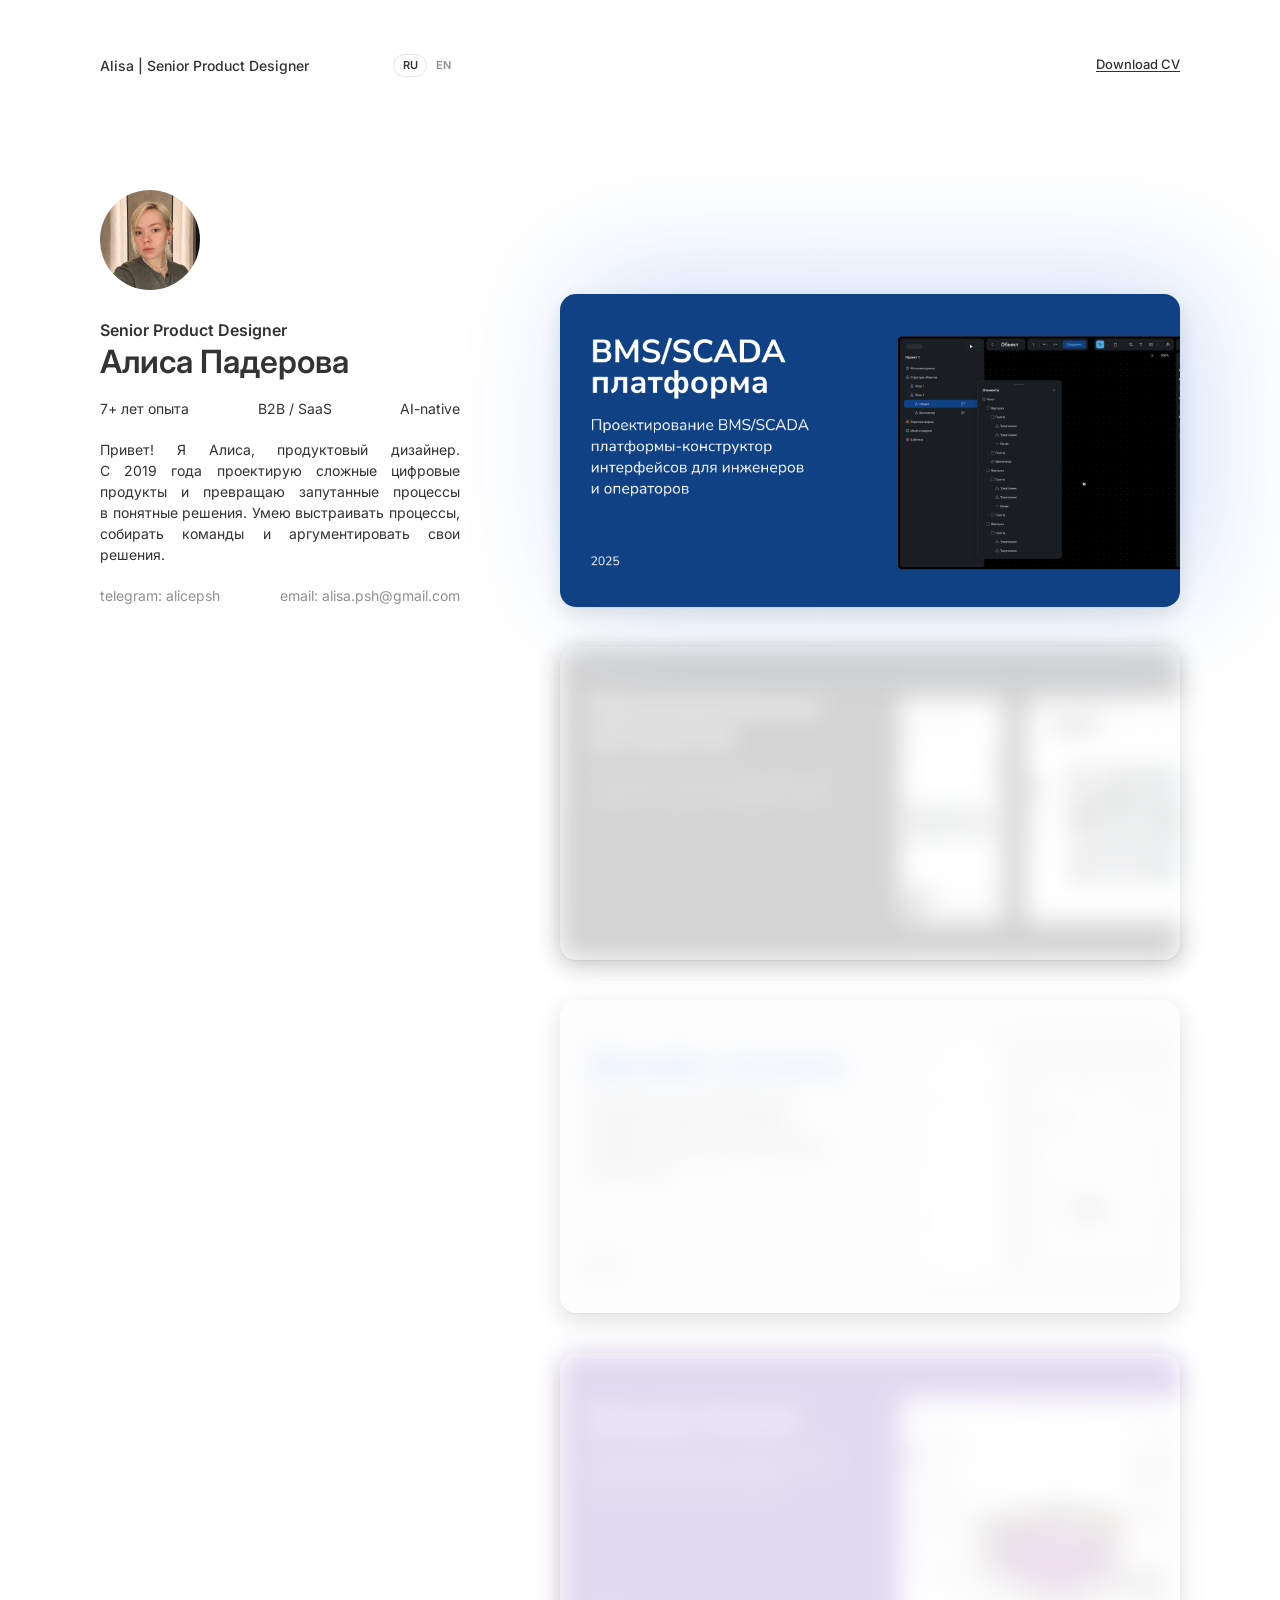
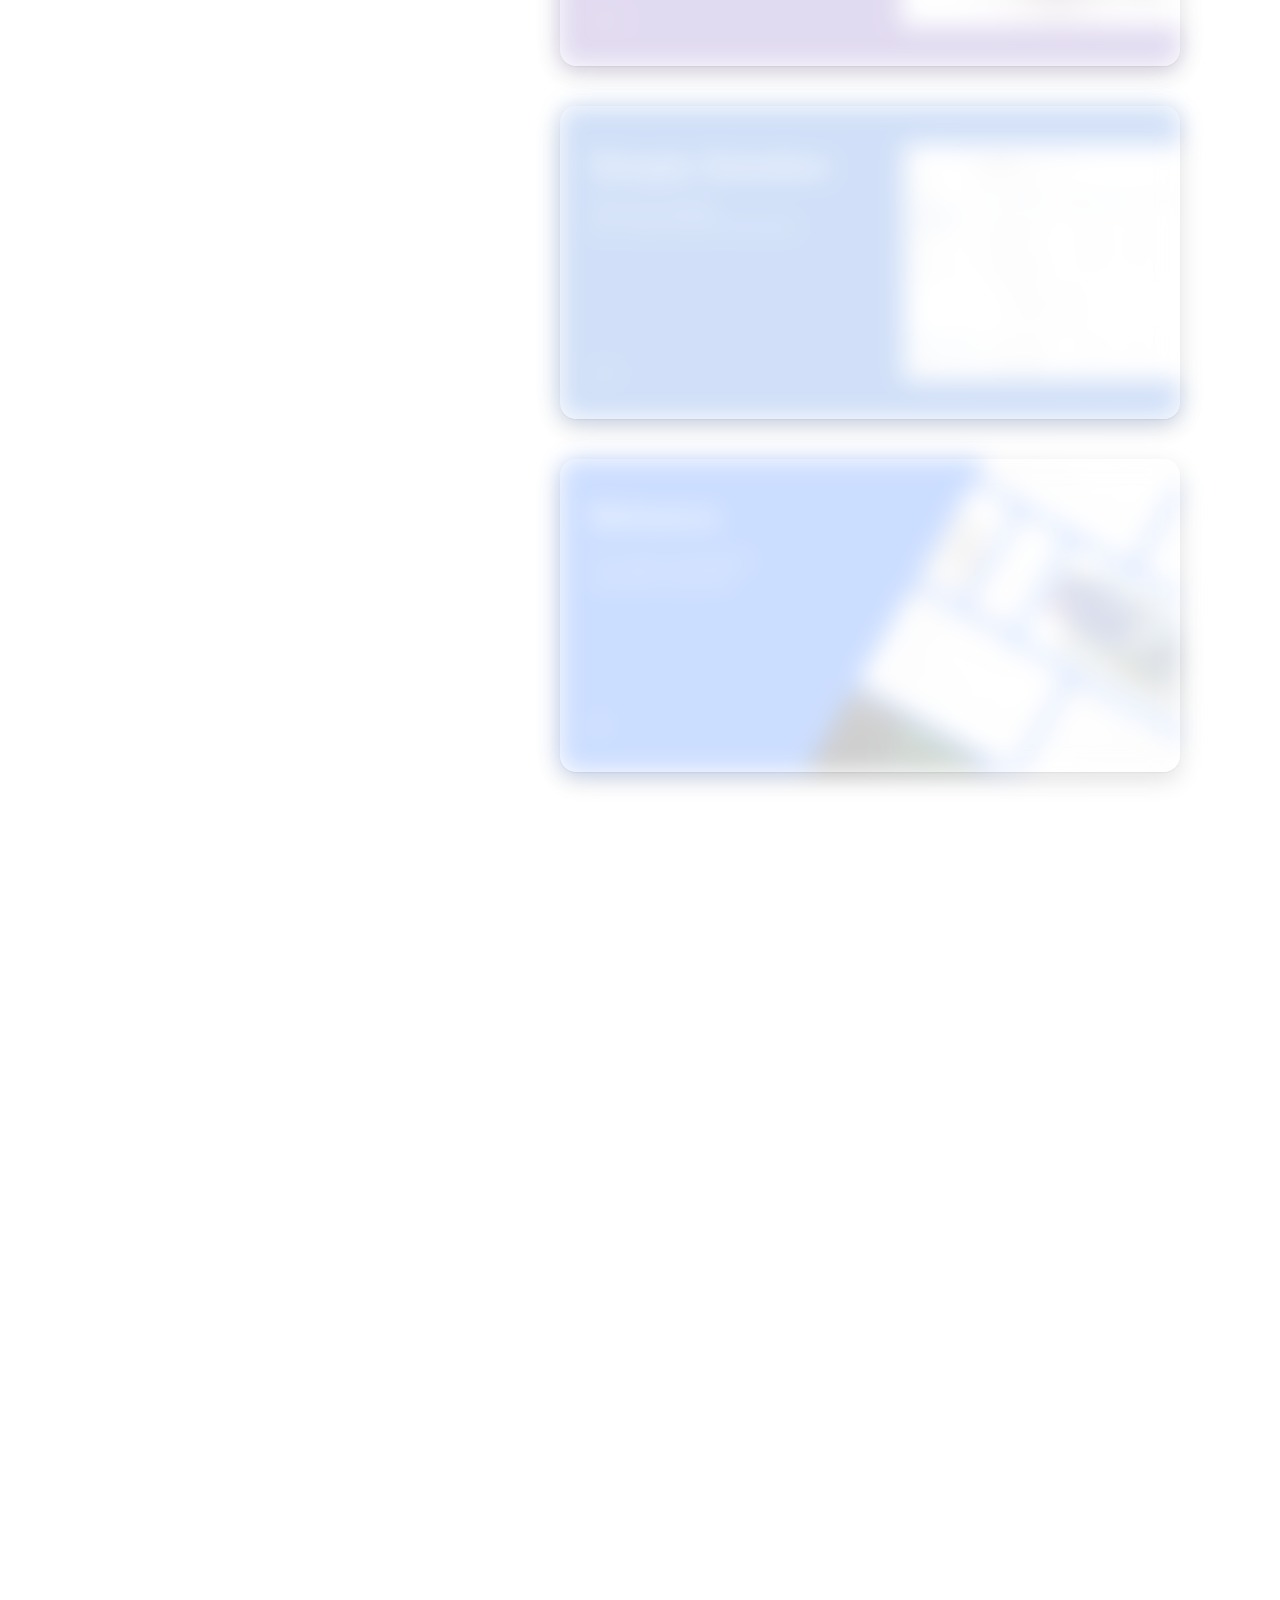
<file: index.html>
<!DOCTYPE html>
<html lang="ru">
  <head>
    <meta charset="utf-8" />
    <meta name="viewport" content="width=device-width, initial-scale=1" />
    <title data-en="Alisa Paderova — Senior Product Designer">Алиса Падерова — Senior Product Designer</title>
    <meta
      name="description"
      content="Портфолио Алисы Падеровой, senior product designer. Сложные цифровые продукты, B2B и SaaS."
    />
    <!--
      Relative asset paths so the same files work locally and on GitHub Pages
      at https://alicepsh.github.io/cv/
    -->
    <link rel="preconnect" href="https://fonts.googleapis.com" />
    <link rel="preconnect" href="https://fonts.gstatic.com" crossorigin />
    <link
      href="https://fonts.googleapis.com/css2?family=Inter:wght@400;500;600&display=swap"
      rel="stylesheet"
    />
    <link rel="icon" href="favicon.ico" sizes="any" />
    <link rel="icon" type="image/png" href="favicon.png" sizes="32x32" />
    <link rel="apple-touch-icon" href="apple-touch-icon.png" />
    <link rel="stylesheet" href="css/styles.css?v=72" />
  </head>
  <body>
    <div class="scroll-root" id="scroll-root">
      <div class="sticky">
        <main class="frame">
          <section class="bio" aria-label="Обо мне">
            <div class="bio-header">
              <p class="eyebrow">Alisa | Senior Product Designer</p>
              <div class="language" role="group" aria-label="Language">
                <button type="button" class="lang is-current" data-lang-btn="ru" aria-pressed="true">RU</button>
                <button type="button" class="lang" data-lang-btn="en" aria-pressed="false">EN</button>
              </div>
              <a class="download-cv" id="download-cv" href="">Download CV</a>
            </div>

            <div class="bio-body">
              <img
                class="portrait"
                src="img/profile.jpg?v=2"
                width="100"
                height="100"
                alt="Алиса Падерова"
              />

              <div class="bio-copy">
                <div class="headings">
                  <p class="role">Senior Product Designer</p>
                  <h1 data-en="Alisa Paderova">Алиса Падерова</h1>
                </div>

                <ul class="facts">
                  <li data-en="7+ years of experience">7+ лет опыта</li>
                  <li>B2B / SaaS</li>
                  <li>AI-native</li>
                </ul>

                <p class="intro" data-en="Hi! I'm Alisa, a product designer. Since 2019, I've been designing complex digital products and turning complicated processes into clear solutions. I'm good at building processes, putting teams together, and confidently explaining and defending my decisions.">
                  Привет! Я Алиса, продуктовый дизайнер. С 2019 года проектирую сложные цифровые продукты и превращаю запутанные процессы в понятные решения. Умею выстраивать процессы, собирать команды и аргументировать свои решения.
                </p>

                <div class="contacts">
                  <p>
                    telegram:
                    <a href="https://t.me/alicepsh" target="_blank" rel="noopener noreferrer">alicepsh</a>
                  </p>
                  <p>
                    email:
                    <a href="mailto:alisa.psh@gmail.com">alisa.psh@gmail.com</a>
                  </p>
                </div>
              </div>
            </div>
          </section>

          <section class="cases" id="cases" aria-label="Проекты">
            <h2 class="cases-title" data-en="Cases">Кейсы</h2>

            <div class="slot" id="slot">
              <div class="stack-slot" style="--panel-index: 0">
                <article class="card" data-case="bms-scada-platform" style="--panel-index: 0; --shadow-rgb: 27, 101, 219">
                  <div class="card-glow" aria-hidden="true"></div>
                  <a class="card-face" href="cases/bms-scada.html">
                    <img
                      src="img/bms-scada-platform.png?v=4"
                      data-src-ru="img/bms-scada-platform.png?v=4"
                      data-src-en="img/bms-scada-platform-en.png?v=4"
                      data-src-mobile-ru="img/mobile/bms-scada-platform.png?v=4"
                      data-src-mobile-en="img/mobile/bms-scada-platform-en.png?v=4"
                      data-alt-ru="BMS/SCADA платформа"
                      data-alt-en="BMS/SCADA Platform"
                      width="1850"
                      height="932"
                      alt="BMS/SCADA платформа"
                    />
                  </a>
                </article>
              <div class="stack-slot" style="--panel-index: 1">
                <article class="card" data-case="office-resource-booking" style="--panel-index: 1; --shadow-rgb: 40, 40, 40">
                  <div class="card-glow" aria-hidden="true"></div>
                  <a class="card-face" href="cases/office-resource-booking.html">
                    <img
                      src="img/office-resource-booking.png?v=4"
                      data-src-ru="img/office-resource-booking.png?v=4"
                      data-src-en="img/office-resource-booking-en.png?v=4"
                      data-src-mobile-ru="img/mobile/office-resource-booking.png?v=4"
                      data-src-mobile-en="img/mobile/office-resource-booking-en.png?v=4"
                      data-alt-ru="Бронирование ресурсов"
                      data-alt-en="Resource Booking"
                      width="1850"
                      height="932"
                      alt="Бронирование ресурсов"
                    />
                  </a>
                </article>
              <div class="stack-slot" style="--panel-index: 2">
                <article class="card" data-case="design-system" style="--panel-index: 2; --shadow-rgb: 40, 40, 40">
                  <div class="card-glow" aria-hidden="true"></div>
                  <a class="card-face" href="cases/design-system.html">
                    <img
                      src="img/design-system.png?v=4"
                      data-src-ru="img/design-system.png?v=4"
                      data-src-en="img/design-system-en.png?v=4"
                      data-src-mobile-ru="img/mobile/design-system.png?v=4"
                      data-src-mobile-en="img/mobile/design-system-en.png?v=4"
                      data-alt-ru="Дизайн система"
                      data-alt-en="Design System"
                      width="1850"
                      height="932"
                      alt="Дизайн система"
                    />
                  </a>
                </article>
              <div class="stack-slot" style="--panel-index: 3">
                <article class="card" data-case="simple-model" style="--panel-index: 3; --shadow-rgb: 40, 40, 40">
                  <div class="card-glow" aria-hidden="true"></div>
                  <a class="card-face" href="cases/simple-model.html">
                    <img
                      src="img/simple-model.png?v=4"
                      data-src-ru="img/simple-model.png?v=4"
                      data-src-en="img/simple-model-en.png?v=4"
                      data-src-mobile-ru="img/mobile/simple-model.png?v=4"
                      data-src-mobile-en="img/mobile/simple-model-en.png?v=4"
                      data-alt-ru="Simple Model"
                      data-alt-en="Simple Model"
                      width="1850"
                      height="932"
                      alt="Simple Model"
                    />
                  </a>
                </article>
              <div class="stack-slot" style="--panel-index: 4">
                <article class="card" data-case="simple-solution" style="--panel-index: 4; --shadow-rgb: 40, 40, 40">
                  <div class="card-glow" aria-hidden="true"></div>
                  <a class="card-face" href="cases/simple-solution.html">
                    <img
                      src="img/simple-solution.png?v=4"
                      data-src-ru="img/simple-solution.png?v=4"
                      data-src-en="img/simple-solution-en.png?v=4"
                      data-src-mobile-ru="img/mobile/simple-solution.png?v=4"
                      data-src-mobile-en="img/mobile/simple-solution-en.png?v=4"
                      data-alt-ru="Simple Solution"
                      data-alt-en="Simple Solution"
                      width="1850"
                      height="932"
                      alt="Simple Solution"
                    />
                  </a>
                </article>
              <div class="stack-slot" style="--panel-index: 5">
                <article class="card" data-case="behance" style="--panel-index: 5; --shadow-rgb: 40, 40, 40">
                  <div class="card-glow" aria-hidden="true"></div>
                  <a
                    class="card-face"
                    href="https://www.behance.net/alisapsh"
                    target="_blank"
                    rel="noopener noreferrer"
                    aria-label="Behance"
                  >
                    <img
                      src="img/behance.png?v=4"
                      data-src-ru="img/behance.png?v=4"
                      data-src-en="img/behance-en.png?v=4"
                      data-src-mobile-ru="img/mobile/behance.png?v=4"
                      data-src-mobile-en="img/mobile/behance-en.png?v=4"
                      data-alt-ru="Behance"
                      data-alt-en="Behance"
                      width="1850"
                      height="932"
                      alt="Behance"
                    />
                  </a>
                </article>
              </div>
              <!-- Real end runway so the last sticky card can settle (padding alone does not extend the sticky constraint box). -->
              <div class="stack-end-spacer" aria-hidden="true"></div>
            </div>
          </section>
        </main>
      </div>
    </div>
    <script src="js/i18n.js?v=4"></script>
    <script src="js/main.js?v=55"></script>
  </body>
</html>
</file>
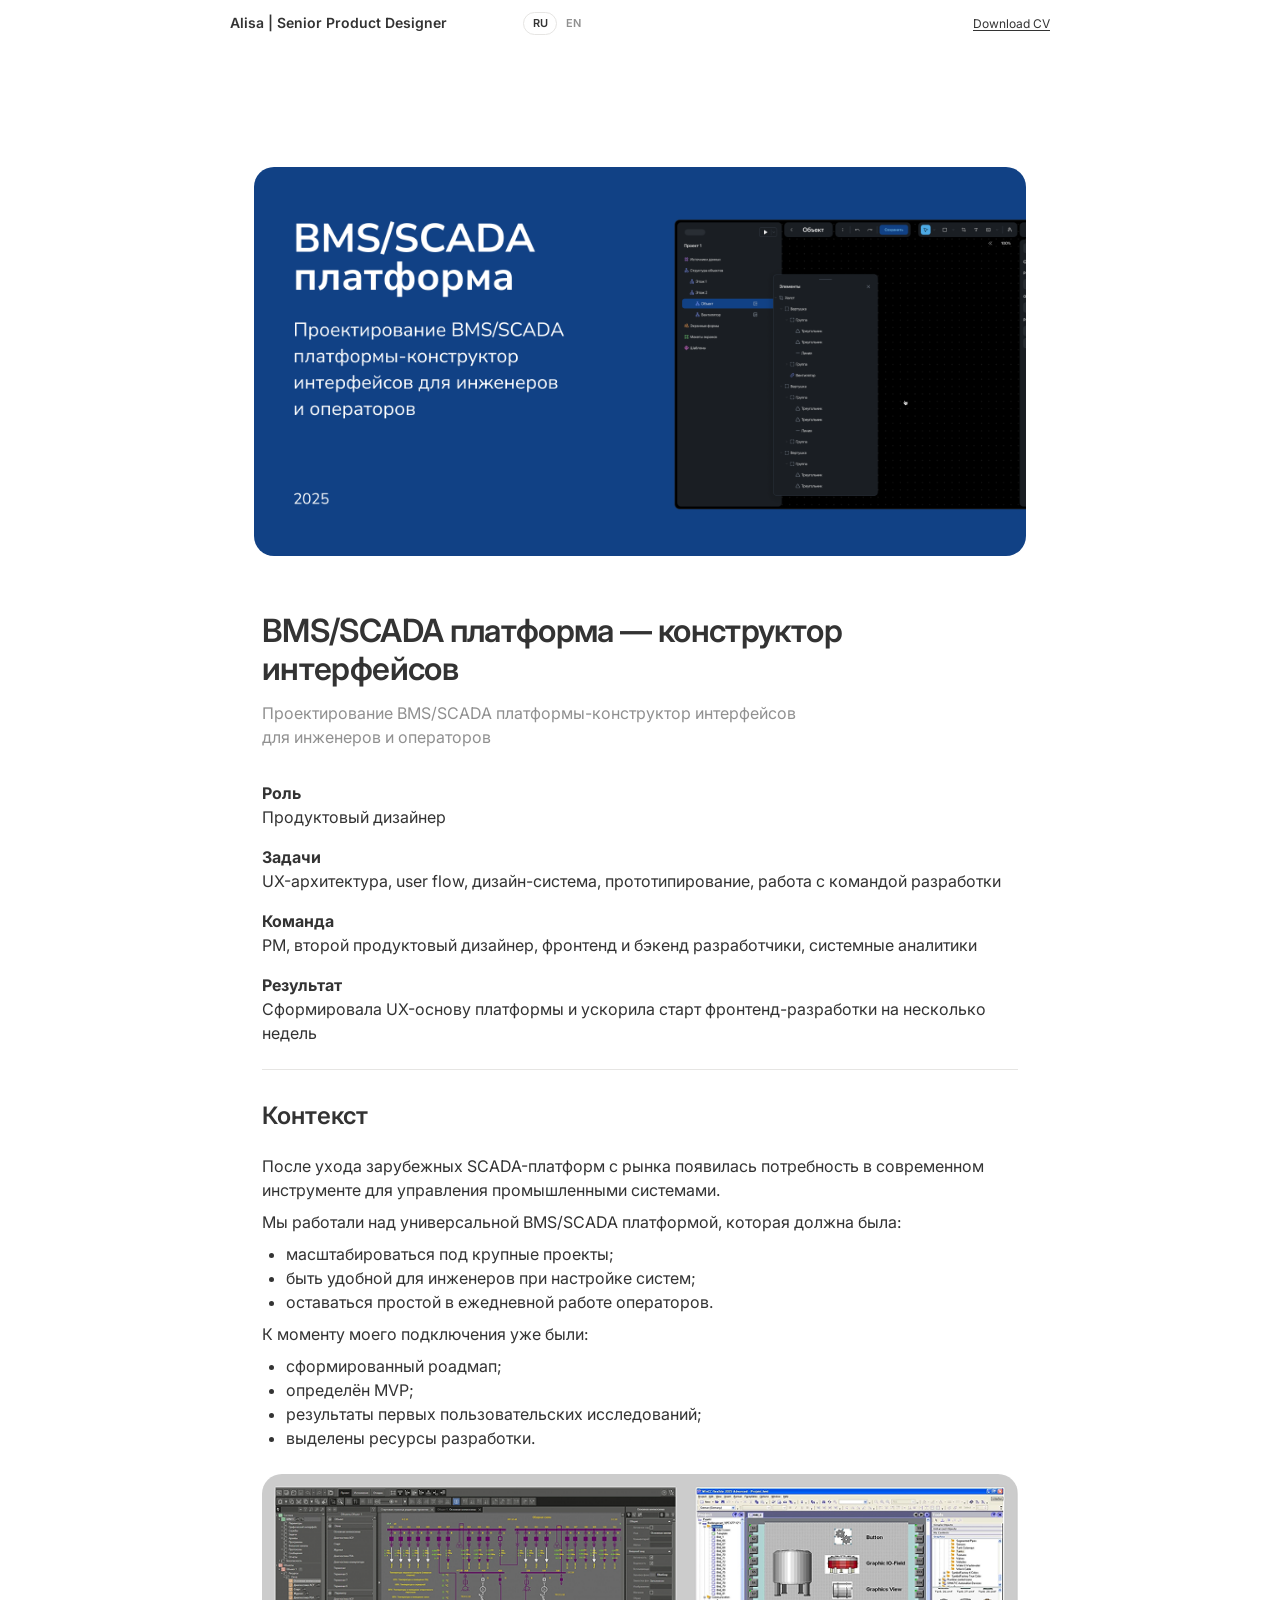
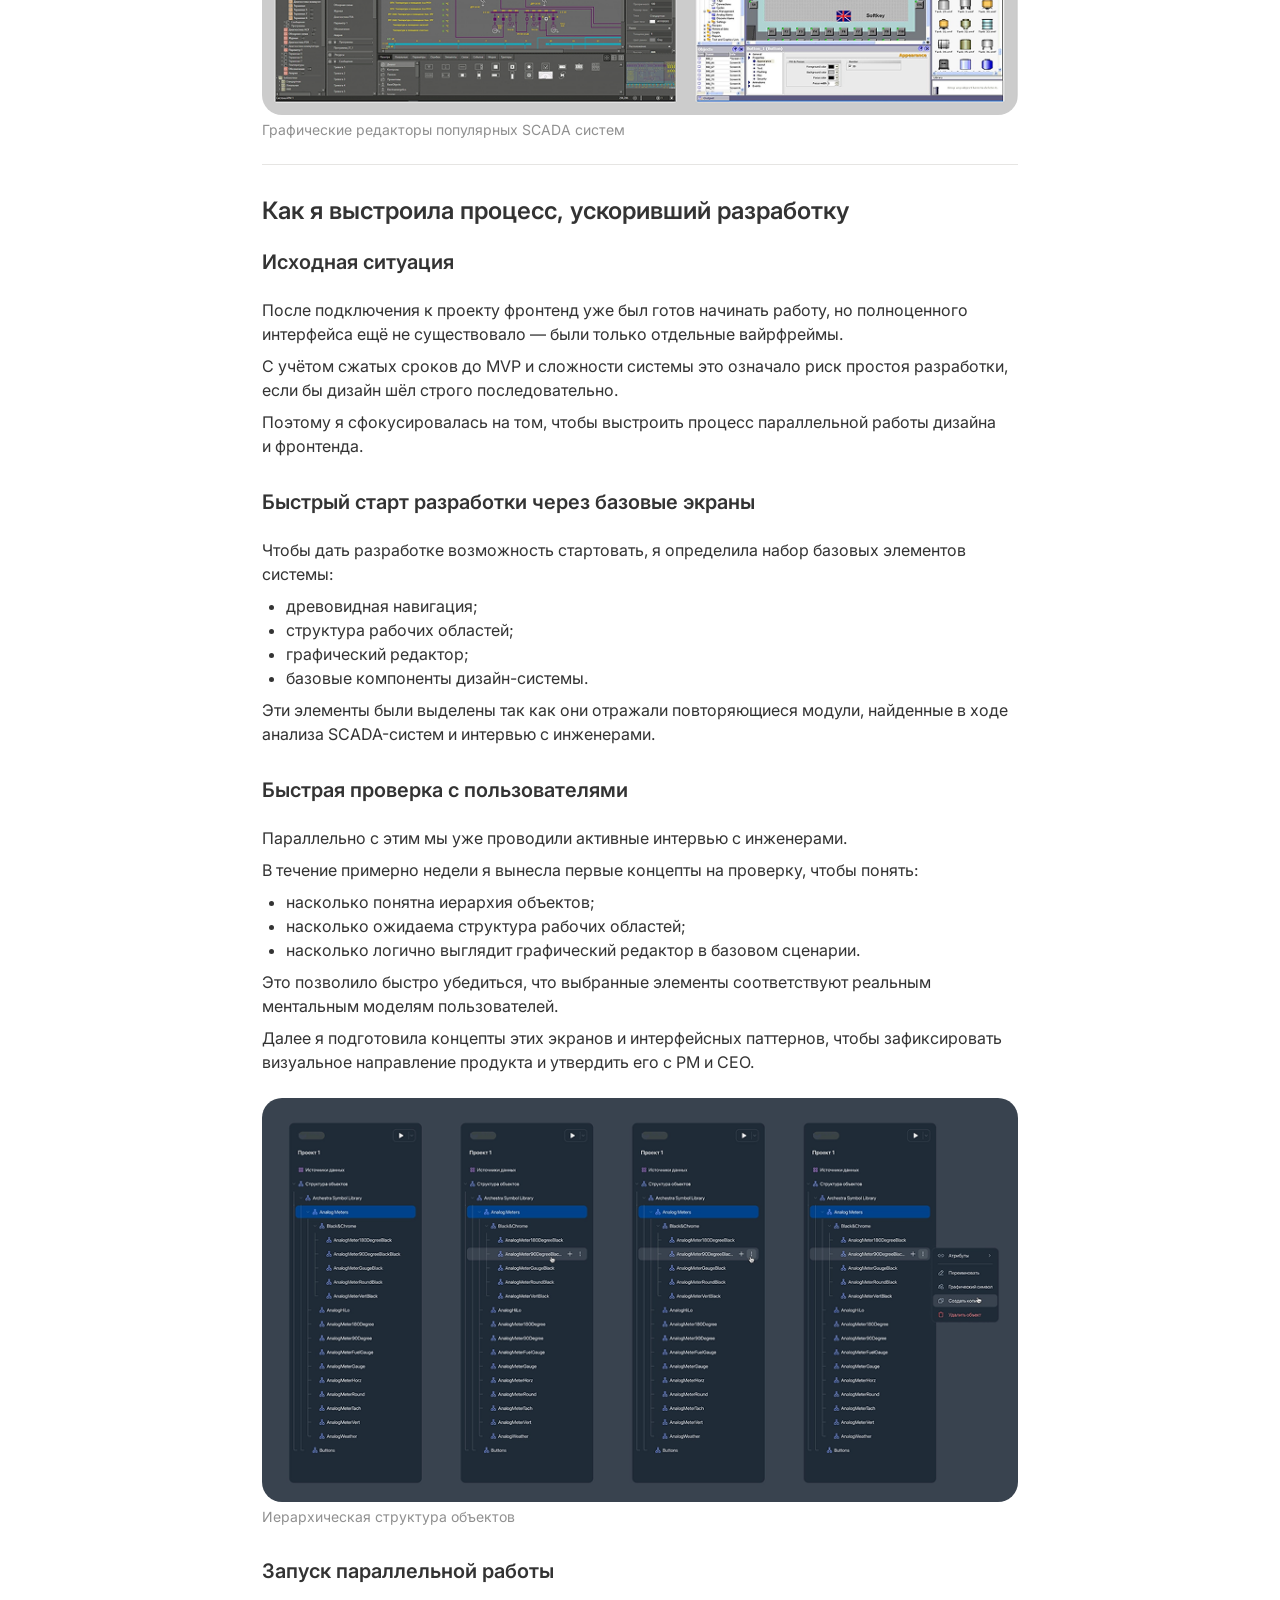
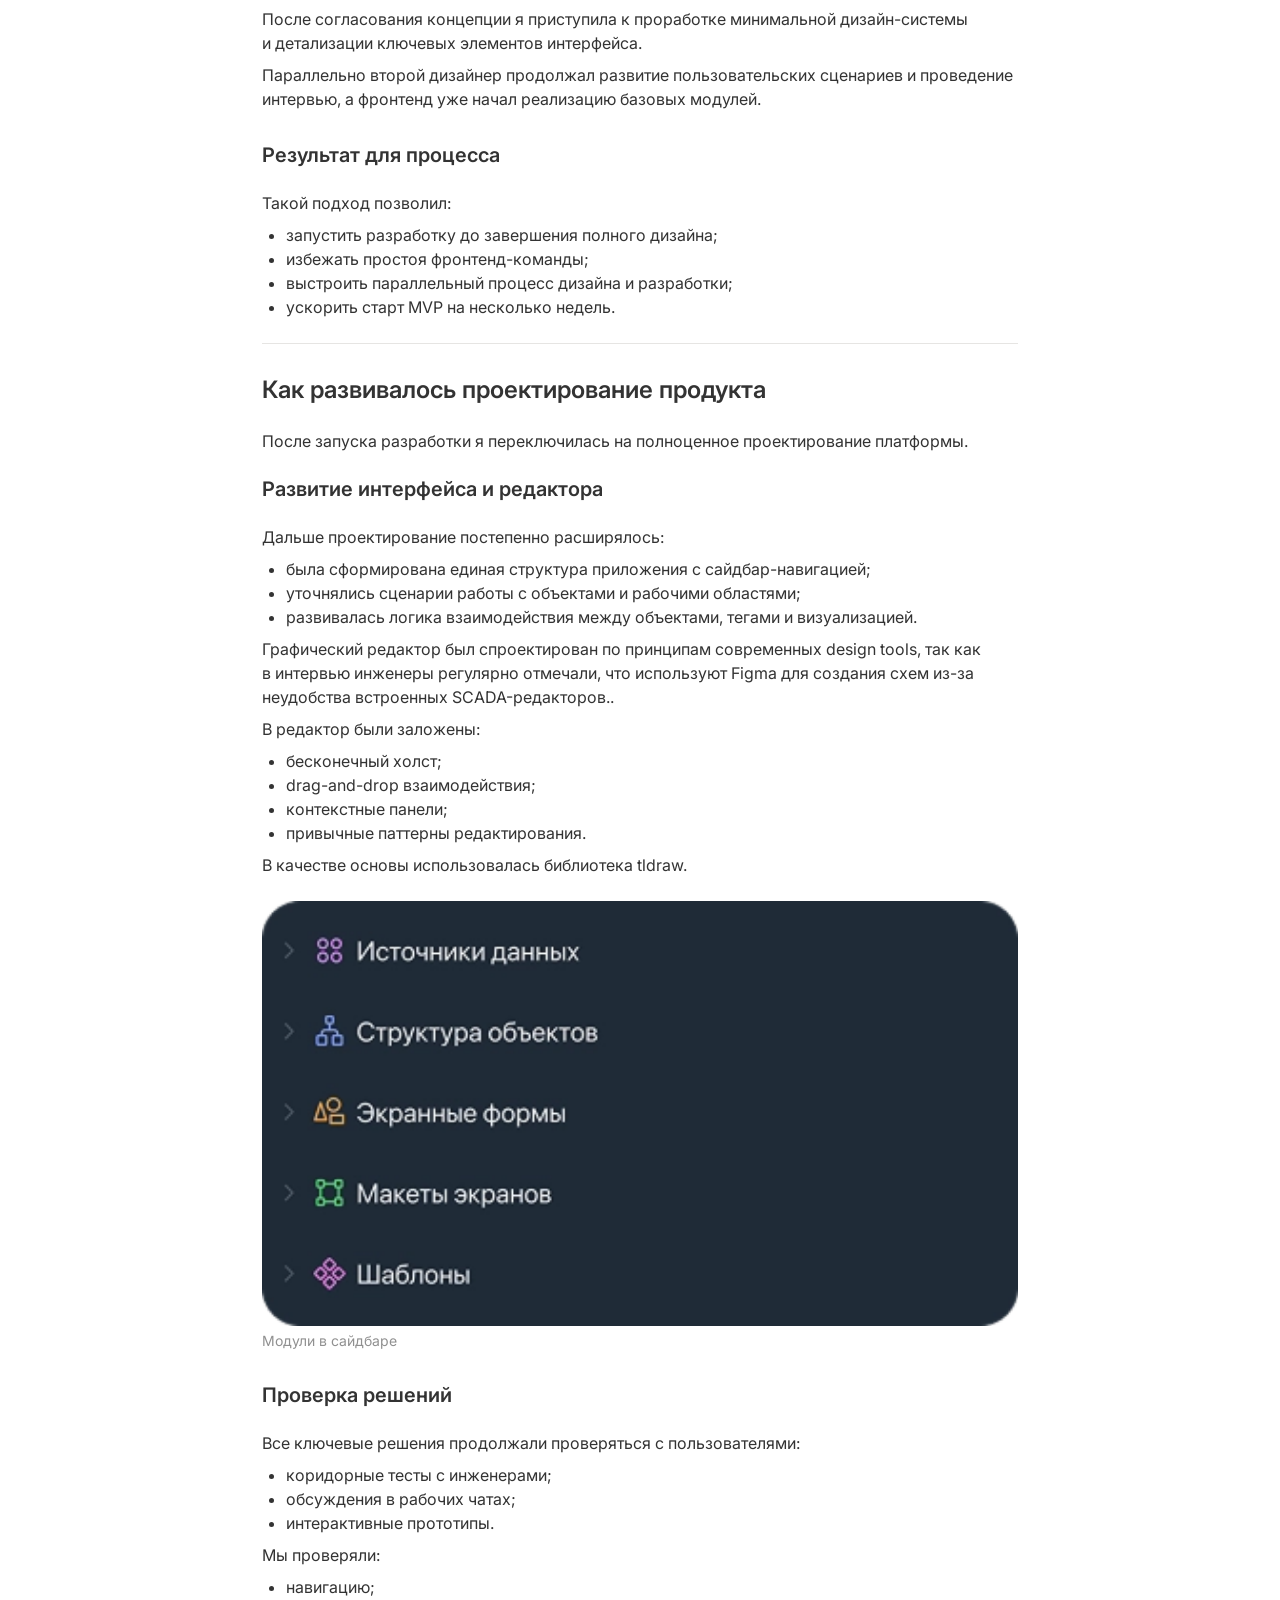
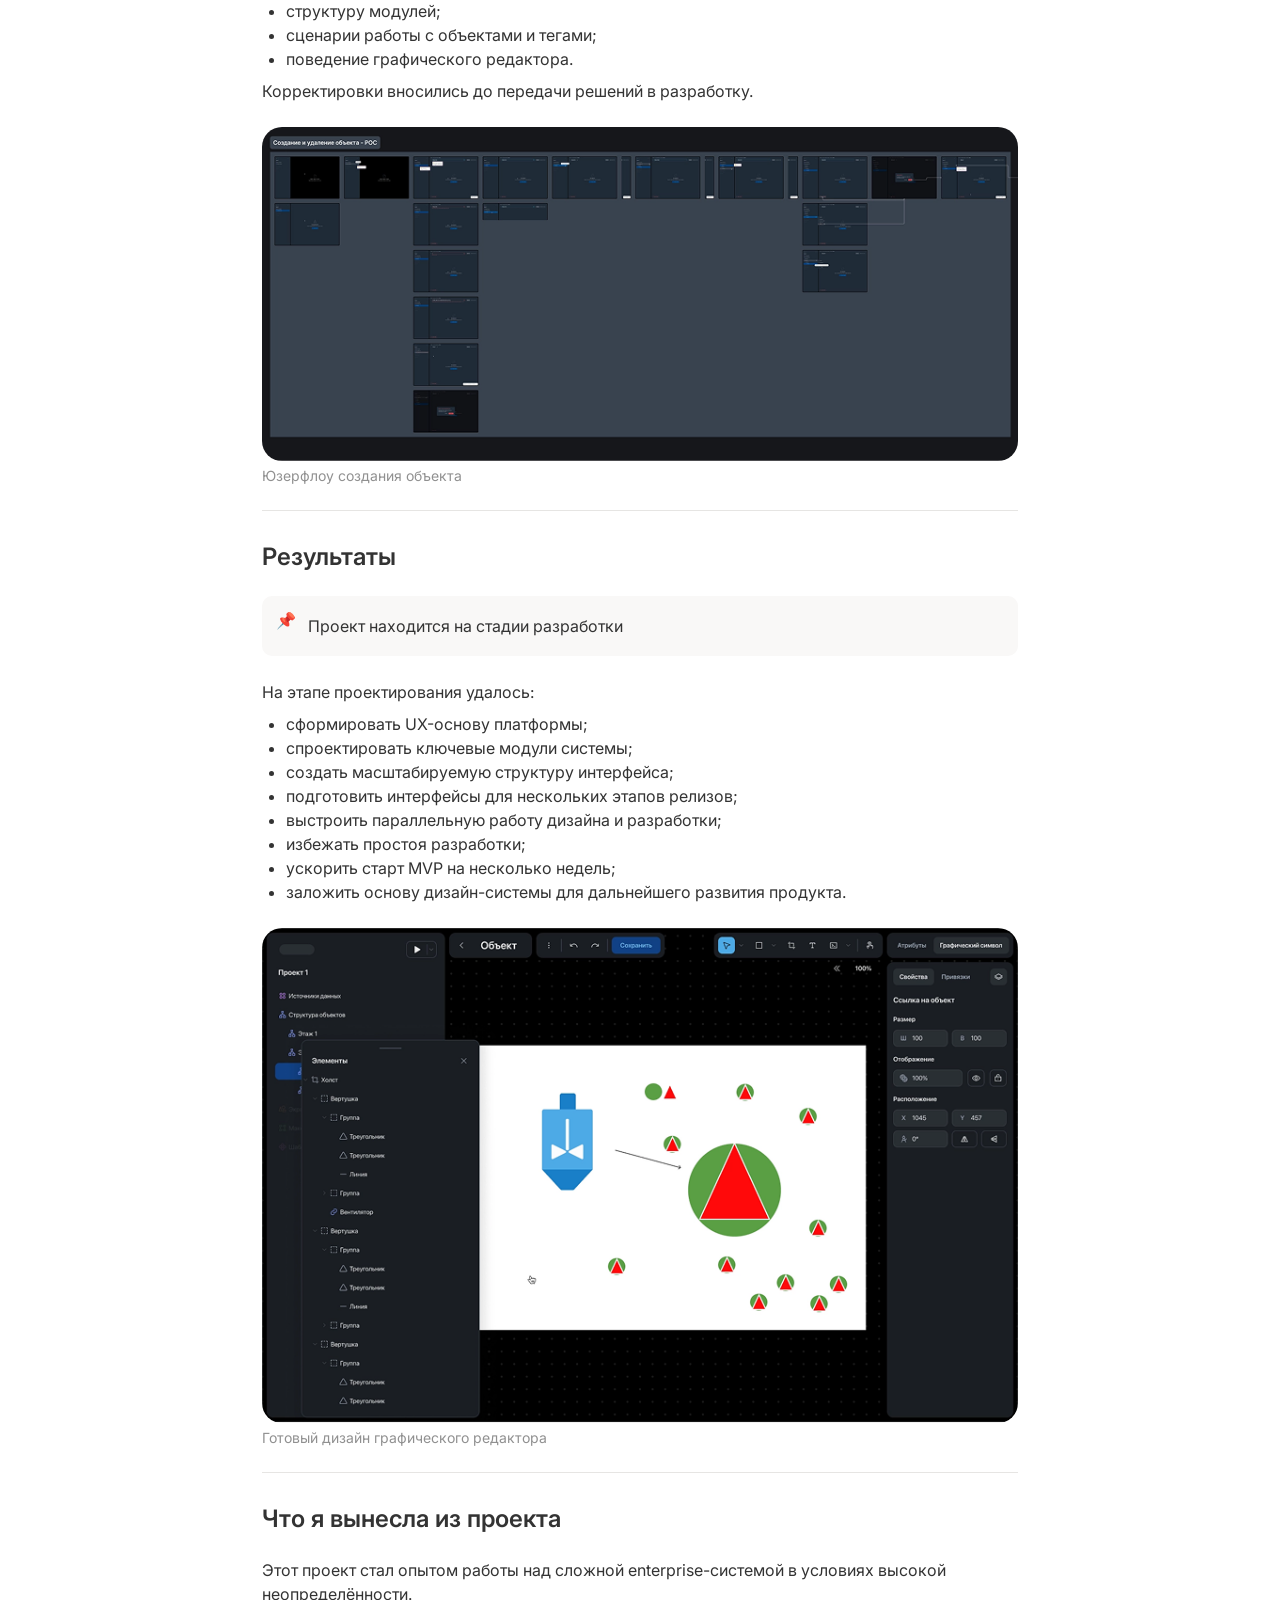
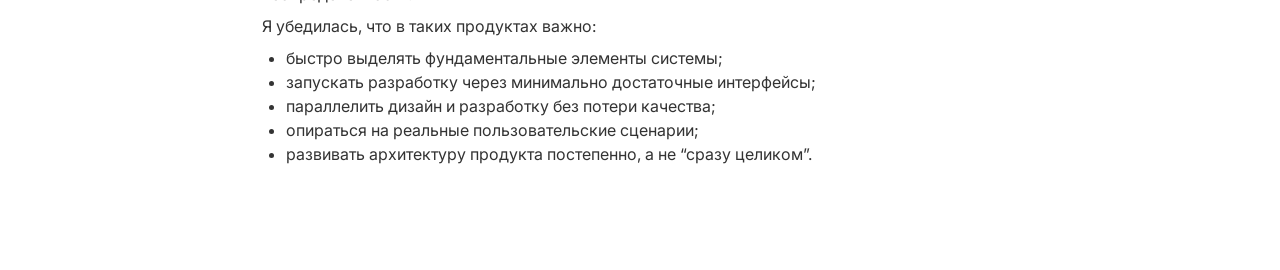
<file: cases/bms-scada.html>
<!DOCTYPE html>
<html lang="ru">
  <head>
    <meta charset="utf-8" />
    <meta name="viewport" content="width=device-width, initial-scale=1" />
    <title data-en="BMS/SCADA Platform — Visual Editor — Alisa Paderova">BMS/SCADA платформа — конструктор интерфейсов — Алиса Падерова</title>
    <link rel="preconnect" href="https://fonts.googleapis.com" />
    <link rel="preconnect" href="https://fonts.gstatic.com" crossorigin />
    <link href="https://fonts.googleapis.com/css2?family=Inter:wght@400;500;600;700&display=swap" rel="stylesheet" />
    <link rel="icon" href="../favicon.ico" sizes="any" />
    <link rel="icon" type="image/png" href="../favicon.png" sizes="32x32" />
    <link rel="apple-touch-icon" href="../apple-touch-icon.png" />
    <link rel="stylesheet" href="../css/styles.css" />
    <link rel="stylesheet" href="../css/case.css" />
  </head>
  <body>
    <article class="case">
      <header class="case-top">
        <div class="case-top-main">
          <a class="case-back" href="../index.html">Alisa | Senior Product Designer</a>
          <div class="language" role="group" aria-label="Language">
            <button type="button" class="lang is-current" data-lang-btn="ru" aria-pressed="true">RU</button>
            <button type="button" class="lang" data-lang-btn="en" aria-pressed="false">EN</button>
          </div>
        </div>
        <a class="download-cv" id="download-cv" href="">Download CV</a>
      </header>

      <div class="case-main">
        <figure class="case-cover">
          <img
            src="../img/bms-scada-platform.png"
            data-src-ru="../img/bms-scada-platform.png"
            data-src-en="../img/bms-scada-platform-en.png"
            data-alt-ru="BMS/SCADA платформа"
            data-alt-en="BMS/SCADA Platform"
            alt="BMS/SCADA платформа"
          />
        </figure>

        <header class="case-heading">
          <h1 data-en="BMS/SCADA Platform — Visual Editor">BMS/SCADA платформа — конструктор интерфейсов</h1>
          <p class="case-lead" data-en="Designing a general-purpose BMS/SCADA platform for engineers and operators">Проектирование BMS/SCADA платформы-конструктор интерфейсов для инженеров и операторов</p>
        </header>

        <div class="case-body">
          <section class="case-section">
            <div class="case-meta">
              <p><strong data-en="Role">Роль</strong><br /><span data-en="Product Designer">Продуктовый дизайнер</span></p>
              <p><strong data-en="Scope">Задачи</strong><br /><span data-en="UX architecture, user flows, design system, prototyping, collaboration with engineers">UX-архитектура, user flow, дизайн-система, прототипирование, работа с командой разработки</span></p>
              <p><strong data-en="Team">Команда</strong><br /><span data-en="Product Manager, another Product Designer, frontend and backend developers, systems analysts">PM, второй продуктовый дизайнер, фронтенд и бэкенд разработчики, системные аналитики</span></p>
              <p><strong data-en="Outcome">Результат</strong><br /><span data-en="Built the UX foundation for the platform and helped frontend development start several weeks earlier">Сформировала UX-основу платформы и ускорила старт фронтенд-разработки на несколько недель</span></p>
            </div>
            <hr class="case-divider" />
          </section>

          <section class="case-section">
            <h2 data-en="Context">Контекст</h2>
            <div>
              <p data-en="As foreign SCADA platforms left the market, the need for modern tools to manage industrial systems grew.">После ухода зарубежных SCADA-платформ с рынка появилась потребность в современном инструменте для управления промышленными системами.</p>
              <p data-en="We were building a BMS/SCADA platform designed to:">Мы работали над универсальной BMS/SCADA платформой, которая должна была:</p>
              <ul>
                <li data-en="support large-scale projects;">масштабироваться под крупные проекты;</li>
                <li data-en="make system configuration easier for engineers;">быть удобной для инженеров при настройке систем;</li>
                <li data-en="keep everyday tasks simple for operators.">оставаться простой в ежедневной работе операторов.</li>
              </ul>
              <p data-en="By the time I joined, the project already had:">К моменту моего подключения уже были:</p>
              <ul>
                <li data-en="an established roadmap;">сформированный роадмап;</li>
                <li data-en="a defined MVP;">определён MVP;</li>
                <li data-en="initial user research findings;">результаты первых пользовательских исследований;</li>
                <li data-en="a development team in place.">выделены ресурсы разработки.</li>
              </ul>
            </div>
            <figure>
              <img src="../img/cases/bms-02.png" alt="Графические редакторы популярных SCADA систем" />
              <figcaption data-en="Examples of graphical editors in popular SCADA systems">Графические редакторы популярных SCADA систем</figcaption>
            </figure>
            <hr class="case-divider" />
          </section>

          <section class="case-section">
            <h2 data-en="How I organized the design process to speed up development">Как я выстроила процесс, ускоривший разработку</h2>
            <h3 data-en="Starting point">Исходная ситуация</h3>
            <div>
              <p data-en="When I joined the project, the frontend team was ready to start building, but there was no complete interface yet — just a few wireframes.">После подключения к проекту фронтенд уже был готов начинать работу, но полноценного интерфейса ещё не существовало — были только отдельные вайрфреймы.</p>
              <p data-en="With a tight MVP deadline and a complex system, following a strictly sequential design process could mean developers having to wait for designs before they could start working.">С учётом сжатых сроков до MVP и сложности системы это означало риск простоя разработки, если бы дизайн шёл строго последовательно.</p>
              <p data-en="I focused on finding a way for design and frontend development to move forward in parallel.">Поэтому я сфокусировалась на том, чтобы выстроить процесс параллельной работы дизайна и фронтенда.</p>
            </div>
          </section>

          <section class="case-section">
            <h3 data-en="Getting development started with the core screens">Быстрый старт разработки через базовые экраны</h3>
            <div>
              <p data-en="To give developers something to start with, I identified the core building blocks of the system:">Чтобы дать разработке возможность стартовать, я определила набор базовых элементов системы:</p>
              <ul>
                <li data-en="tree-based navigation;">древовидная навигация;</li>
                <li data-en="workspace structure;">структура рабочих областей;</li>
                <li data-en="visual editor;">графический редактор;</li>
                <li data-en="basic design system components.">базовые компоненты дизайн-системы.</li>
              </ul>
              <p data-en="I chose these elements because they represented recurring patterns I found while analyzing existing SCADA systems and interviewing engineers.">Эти элементы были выделены так как они отражали повторяющиеся модули, найденные в ходе анализа SCADA-систем и интервью с инженерами.</p>
            </div>
          </section>

          <section class="case-section">
            <h3 data-en="Testing early concepts with users">Быстрая проверка с пользователями</h3>
            <div>
              <p data-en="At the same time, we were already interviewing engineers.">Параллельно с этим мы уже проводили активные интервью с инженерами.</p>
              <p data-en="Within the first week, I shared the initial concepts with users to find out:">В течение примерно недели я вынесла первые концепты на проверку, чтобы понять:</p>
              <ul>
                <li data-en="whether the object hierarchy was easy to understand;">насколько понятна иерархия объектов;</li>
                <li data-en="whether the workspace structure matched their expectations;">насколько ожидаема структура рабочих областей;</li>
                <li data-en="whether the visual editor felt intuitive in a basic workflow.">насколько логично выглядит графический редактор в базовом сценарии.</li>
              </ul>
              <p data-en="This helped us quickly check whether the concepts matched users' mental models.">Это позволило быстро убедиться, что выбранные элементы соответствуют реальным ментальным моделям пользователей.</p>
              <p data-en="I then developed these initial screens and interface patterns further to establish the product's visual direction and review it with the PM and CEO.">Далее я подготовила концепты этих экранов и интерфейсных паттернов, чтобы зафиксировать визуальное направление продукта и утвердить его с PM и CEO.</p>
            </div>
            <figure>
              <img src="../img/cases/bms-03.png" alt="Иерархическая структура объектов" />
              <figcaption data-en="Hierarchical object structure">Иерархическая структура объектов</figcaption>
            </figure>
          </section>

          <section class="case-section">
            <h3 data-en="Starting design and development in parallel">Запуск параллельной работы</h3>
            <div>
              <p data-en="Once we agreed on the overall direction, I started building a lean design system and working out the details of the key interface elements.">После согласования концепции я приступила к проработке минимальной дизайн-системы и детализации ключевых элементов интерфейса.</p>
              <p data-en="Meanwhile, the second designer continued working on user flows and interviewing engineers, while the frontend team started building the core modules.">Параллельно второй дизайнер продолжал развитие пользовательских сценариев и проведение интервью, а фронтенд уже начал реализацию базовых модулей.</p>
            </div>
          </section>

          <section class="case-section">
            <h3 data-en="Impact on the process">Результат для процесса</h3>
            <div>
              <p data-en="This approach helped us:">Такой подход позволил:</p>
              <ul>
                <li data-en="start development before the full design was ready;">запустить разработку до завершения полного дизайна;</li>
                <li data-en="keep the frontend team moving without delays;">избежать простоя фронтенд-команды;</li>
                <li data-en="run design and development in parallel;">выстроить параллельный процесс дизайна и разработки;</li>
                <li data-en="start MVP development several weeks earlier.">ускорить старт MVP на несколько недель.</li>
              </ul>
            </div>
            <hr class="case-divider" />
          </section>

          <section class="case-section">
            <h2 data-en="How the product design evolved">Как развивалось проектирование продукта</h2>
            <p data-en="Once development was underway, I moved on to designing the rest of the platform.">После запуска разработки я переключилась на полноценное проектирование платформы.</p>
            <h3 data-en="Developing the interface and visual editor">Развитие интерфейса и редактора</h3>
            <div>
              <p data-en="I gradually expanded the design to cover more of the platform:">Дальше проектирование постепенно расширялось:</p>
              <ul>
                <li data-en="established a unified application structure with sidebar navigation;">была сформирована единая структура приложения с сайдбар-навигацией;</li>
                <li data-en="refined workflows for working with objects and workspaces;">уточнялись сценарии работы с объектами и рабочими областями;</li>
                <li data-en="worked out how objects, tags, and visualizations interacted with each other.">развивалась логика взаимодействия между объектами, тегами и визуализацией.</li>
              </ul>
              <p data-en="The visual editor was inspired by modern design tools. During interviews, engineers often mentioned using Figma to create diagrams because the built-in SCADA editors were cumbersome and difficult to work with.">Графический редактор был спроектирован по принципам современных design tools, так как в интервью инженеры регулярно отмечали, что используют Figma для создания схем из-за неудобства встроенных SCADA-редакторов..</p>
              <p data-en="I designed the editor around:">В редактор были заложены:</p>
              <ul>
                <li data-en="an infinite canvas;">бесконечный холст;</li>
                <li data-en="drag-and-drop interactions;">drag-and-drop взаимодействия;</li>
                <li data-en="contextual panels;">контекстные панели;</li>
                <li data-en="familiar editing patterns.">привычные паттерны редактирования.</li>
              </ul>
              <p data-en="The editor was built using the tldraw library.">В качестве основы использовалась библиотека tldraw.</p>
            </div>
            <figure>
              <img src="../img/cases/bms-04.png" alt="Модули в сайдбаре" />
              <figcaption data-en="Modules in the sidebar">Модули в сайдбаре</figcaption>
            </figure>
          </section>

          <section class="case-section">
            <h3 data-en="Validating design decisions">Проверка решений</h3>
            <div>
              <p data-en="I continued testing key design decisions with users through:">Все ключевые решения продолжали проверяться с пользователями:</p>
              <ul>
                <li data-en="hallway testing with engineers;">коридорные тесты с инженерами;</li>
                <li data-en="discussions in project chats;">обсуждения в рабочих чатах;</li>
                <li data-en="interactive prototypes.">интерактивные прототипы.</li>
              </ul>
              <p data-en="We tested:">Мы проверяли:</p>
              <ul>
                <li data-en="navigation;">навигацию;</li>
                <li data-en="module structure;">структуру модулей;</li>
                <li data-en="workflows involving objects and tags;">сценарии работы с объектами и тегами;</li>
                <li data-en="how the visual editor behaved.">поведение графического редактора.</li>
              </ul>
              <p data-en="We refined the designs based on feedback before passing them on to developers.">Корректировки вносились до передачи решений в разработку.</p>
            </div>
            <figure>
              <img src="../img/cases/bms-05.png" alt="Юзерфлоу создания объекта" />
              <figcaption data-en="Object creation user flow">Юзерфлоу создания объекта</figcaption>
            </figure>
            <hr class="case-divider" />
          </section>

          <section class="case-section">
            <h2 data-en="Results">Результаты</h2>
            <div class="case-note">
              <span class="case-note-icon" aria-hidden="true">📌</span>
              <p data-en="The project is currently in development.">Проект находится на стадии разработки</p>
            </div>
            <div>
              <p data-en="During the design phase, I:">На этапе проектирования удалось:</p>
              <ul>
                <li data-en="established the UX foundation for the platform;">сформировать UX-основу платформы;</li>
                <li data-en="designed its core modules;">спроектировать ключевые модули системы;</li>
                <li data-en="created a scalable interface structure;">создать масштабируемую структуру интерфейса;</li>
                <li data-en="designed interfaces for several release phases;">подготовить интерфейсы для нескольких этапов релизов;</li>
                <li data-en="set up a process where design and development could move forward in parallel;">выстроить параллельную работу дизайна и разработки;</li>
                <li data-en="helped the frontend team avoid downtime;">избежать простоя разработки;</li>
                <li data-en="helped bring the start of MVP development forward by several weeks;">ускорить старт MVP на несколько недель;</li>
                <li data-en="laid the groundwork for a design system that can grow with the product.">заложить основу дизайн-системы для дальнейшего развития продукта.</li>
              </ul>
            </div>
            <figure>
              <img src="../img/cases/bms-06.png" alt="Готовый дизайн графического редактора" />
              <figcaption data-en="Final visual editor design">Готовый дизайн графического редактора</figcaption>
            </figure>
            <hr class="case-divider" />
          </section>

          <section class="case-section">
            <h2 data-en="What I learned">Что я вынесла из проекта</h2>
            <div>
              <p data-en="Working on this project taught me a lot about designing complex enterprise systems in conditions of high uncertainty.">Этот проект стал опытом работы над сложной enterprise-системой в условиях высокой неопределённости.</p>
              <p data-en="It reinforced the importance of:">Я убедилась, что в таких продуктах важно:</p>
              <ul>
                <li data-en="identifying the core building blocks of a system early;">быстро выделять фундаментальные элементы системы;</li>
                <li data-en="giving developers the minimum set of interfaces they need to get started;">запускать разработку через минимально достаточные интерфейсы;</li>
                <li data-en="running design and development in parallel without compromising quality;">параллелить дизайн и разработку без потери качества;</li>
                <li data-en="making decisions based on real user workflows;">опираться на реальные пользовательские сценарии;</li>
                <li data-en="evolving product architecture step by step instead of trying to design everything at once.">развивать архитектуру продукта постепенно, а не “сразу целиком”.</li>
              </ul>
            </div>
          </section>
        </div>
      </div>
    </article>
    <script src="../js/i18n.js?v=2"></script>
  </body>
</html>
</file>
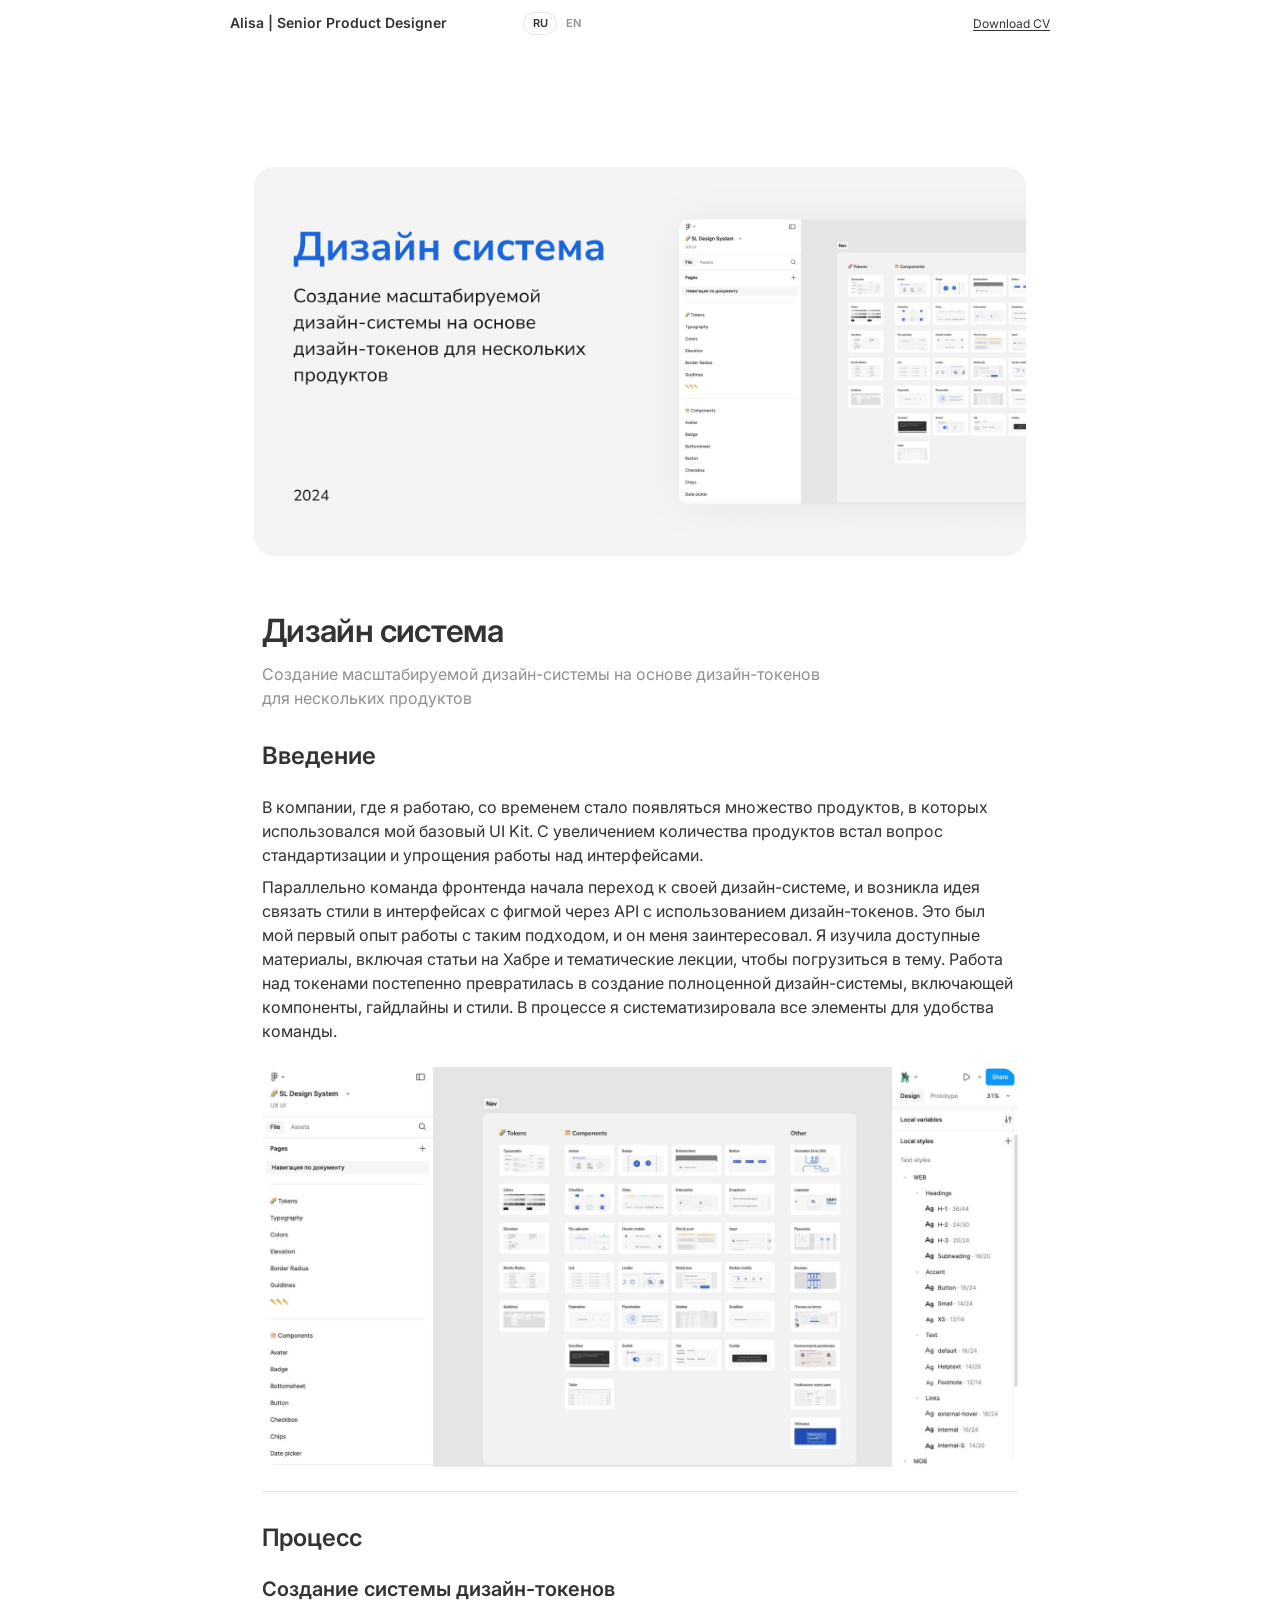
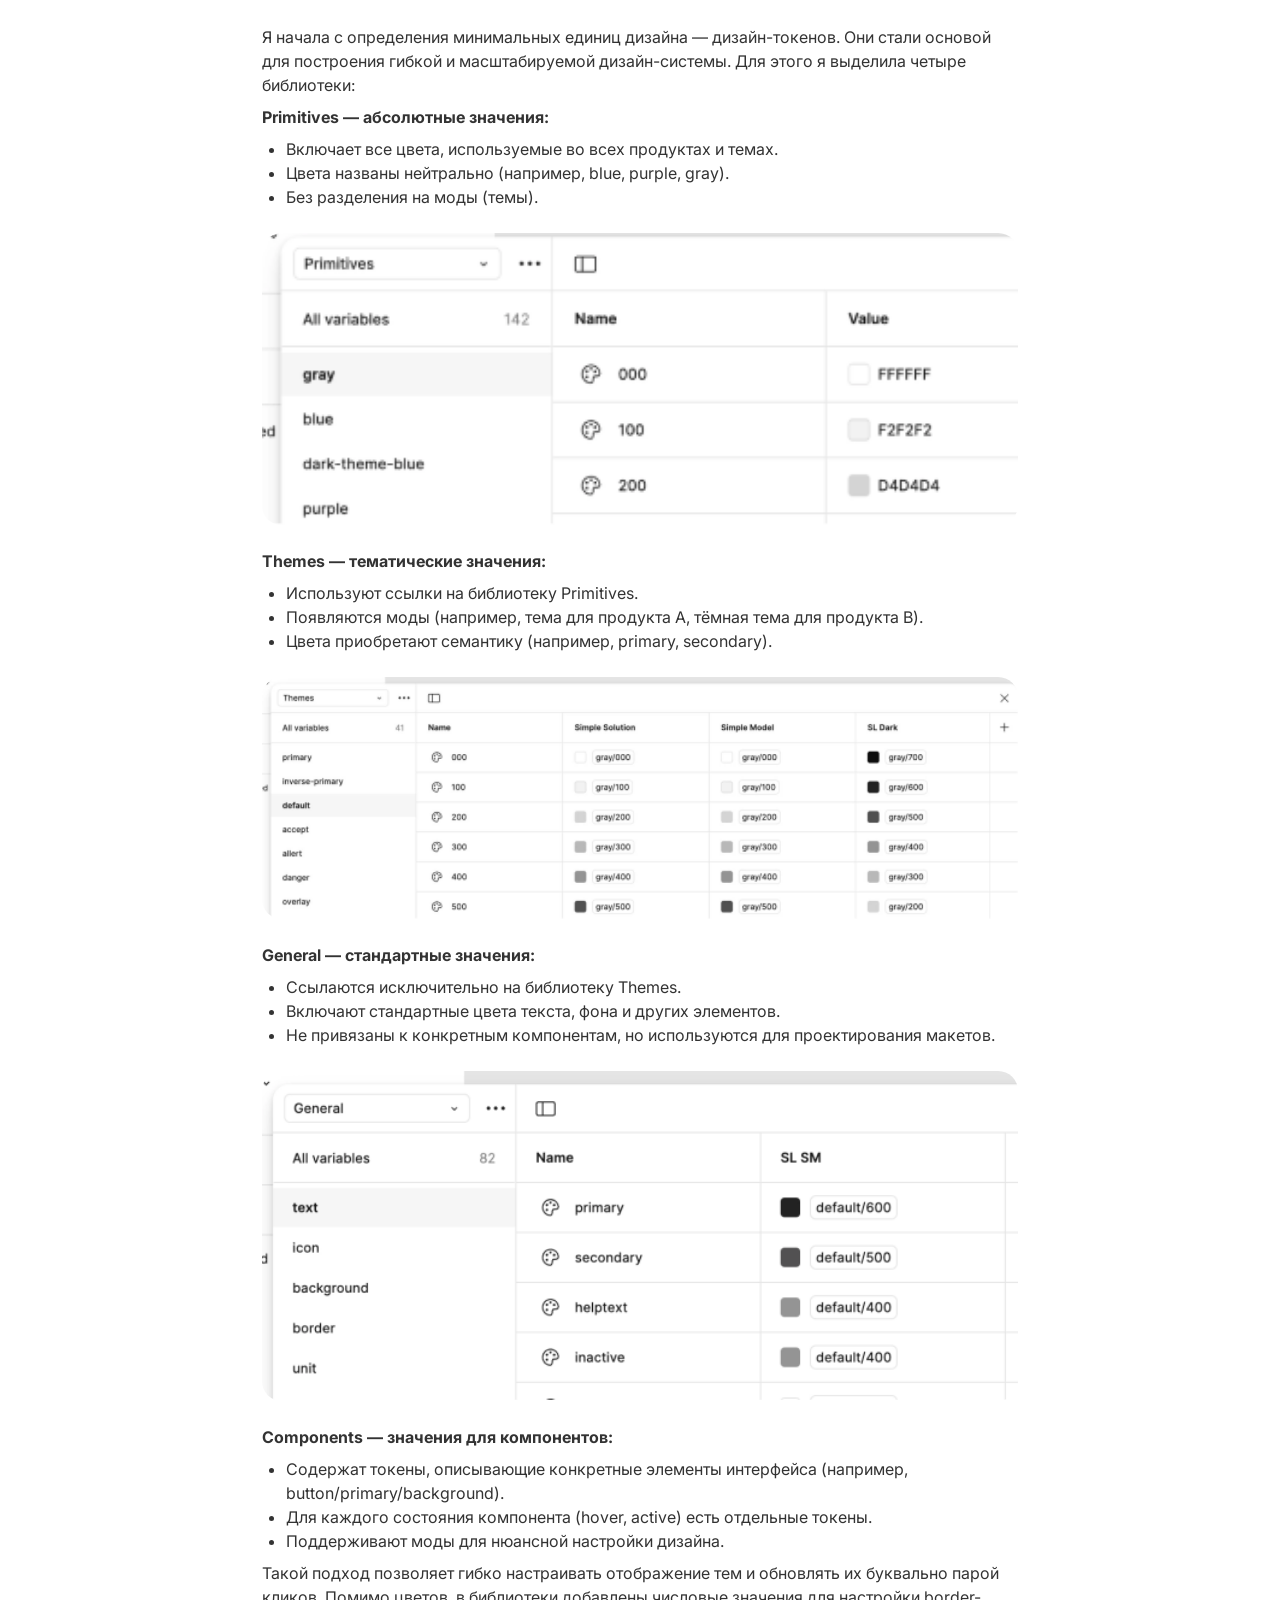
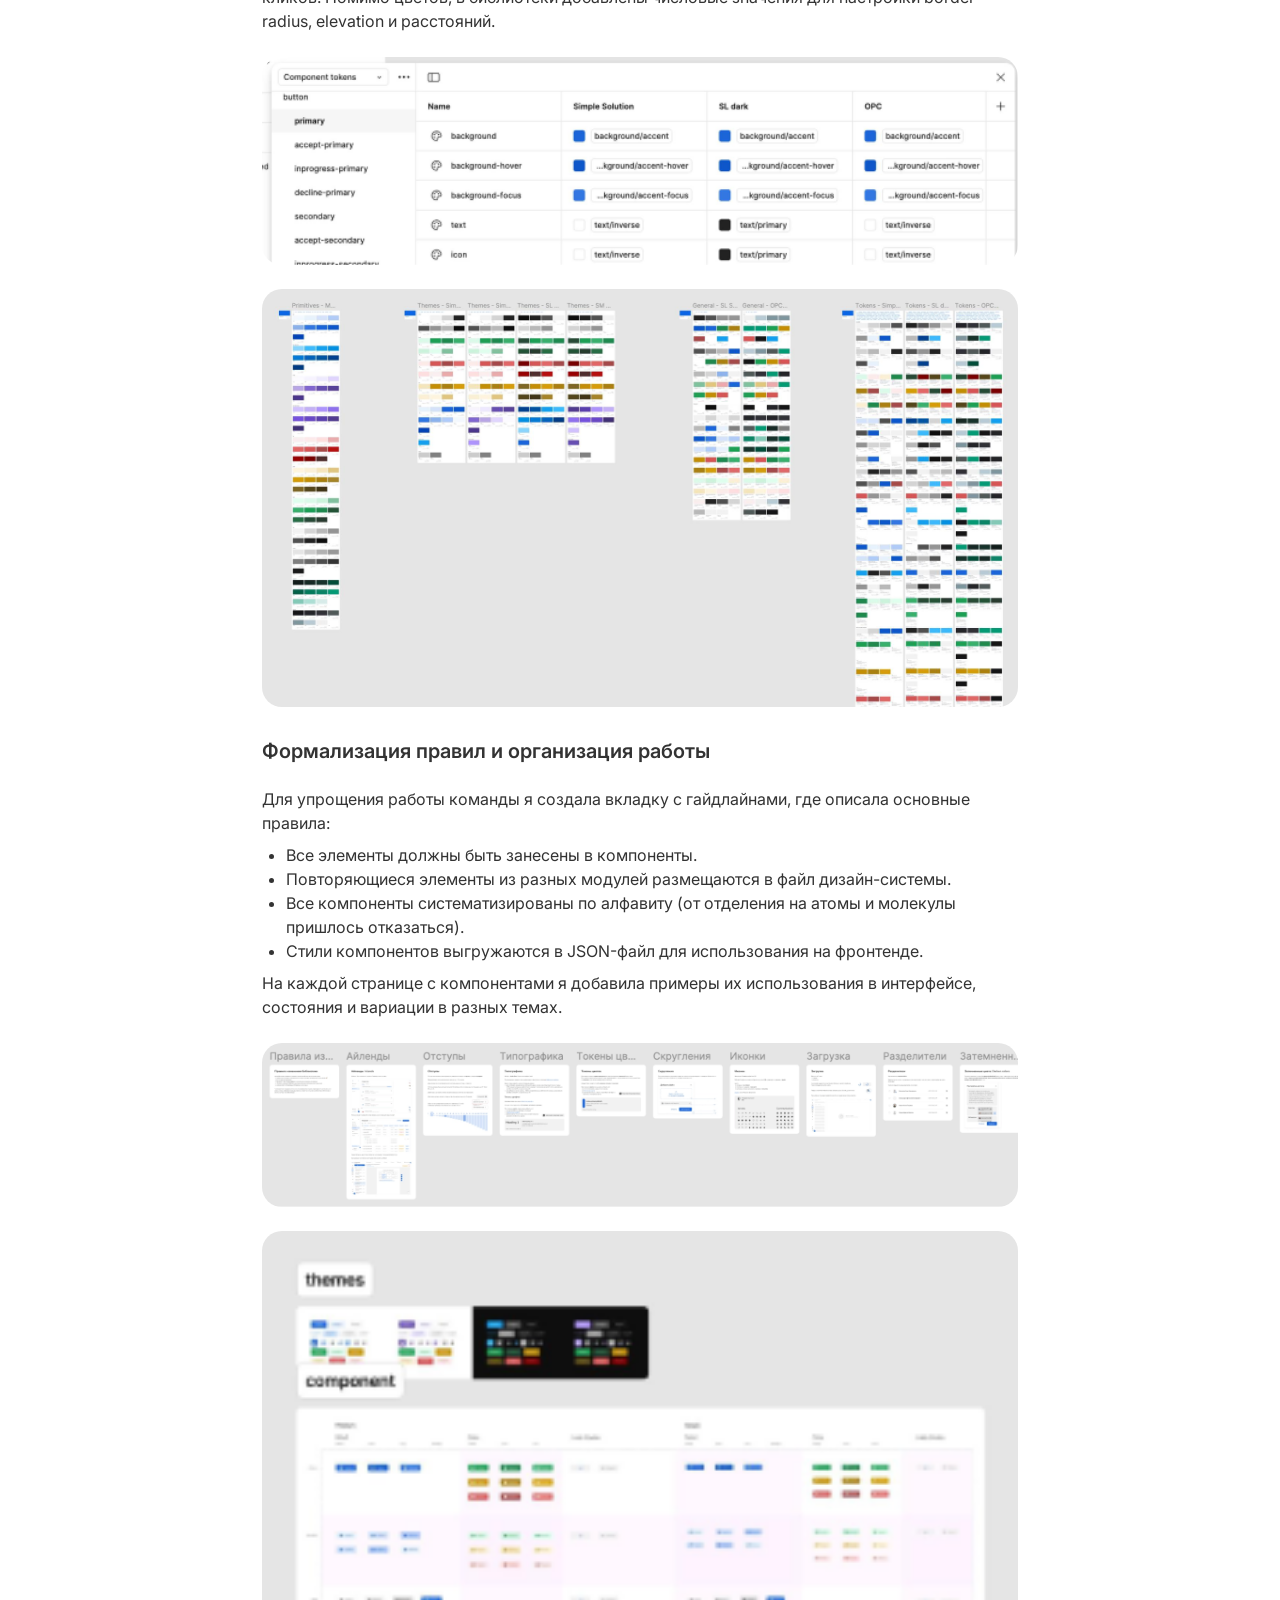
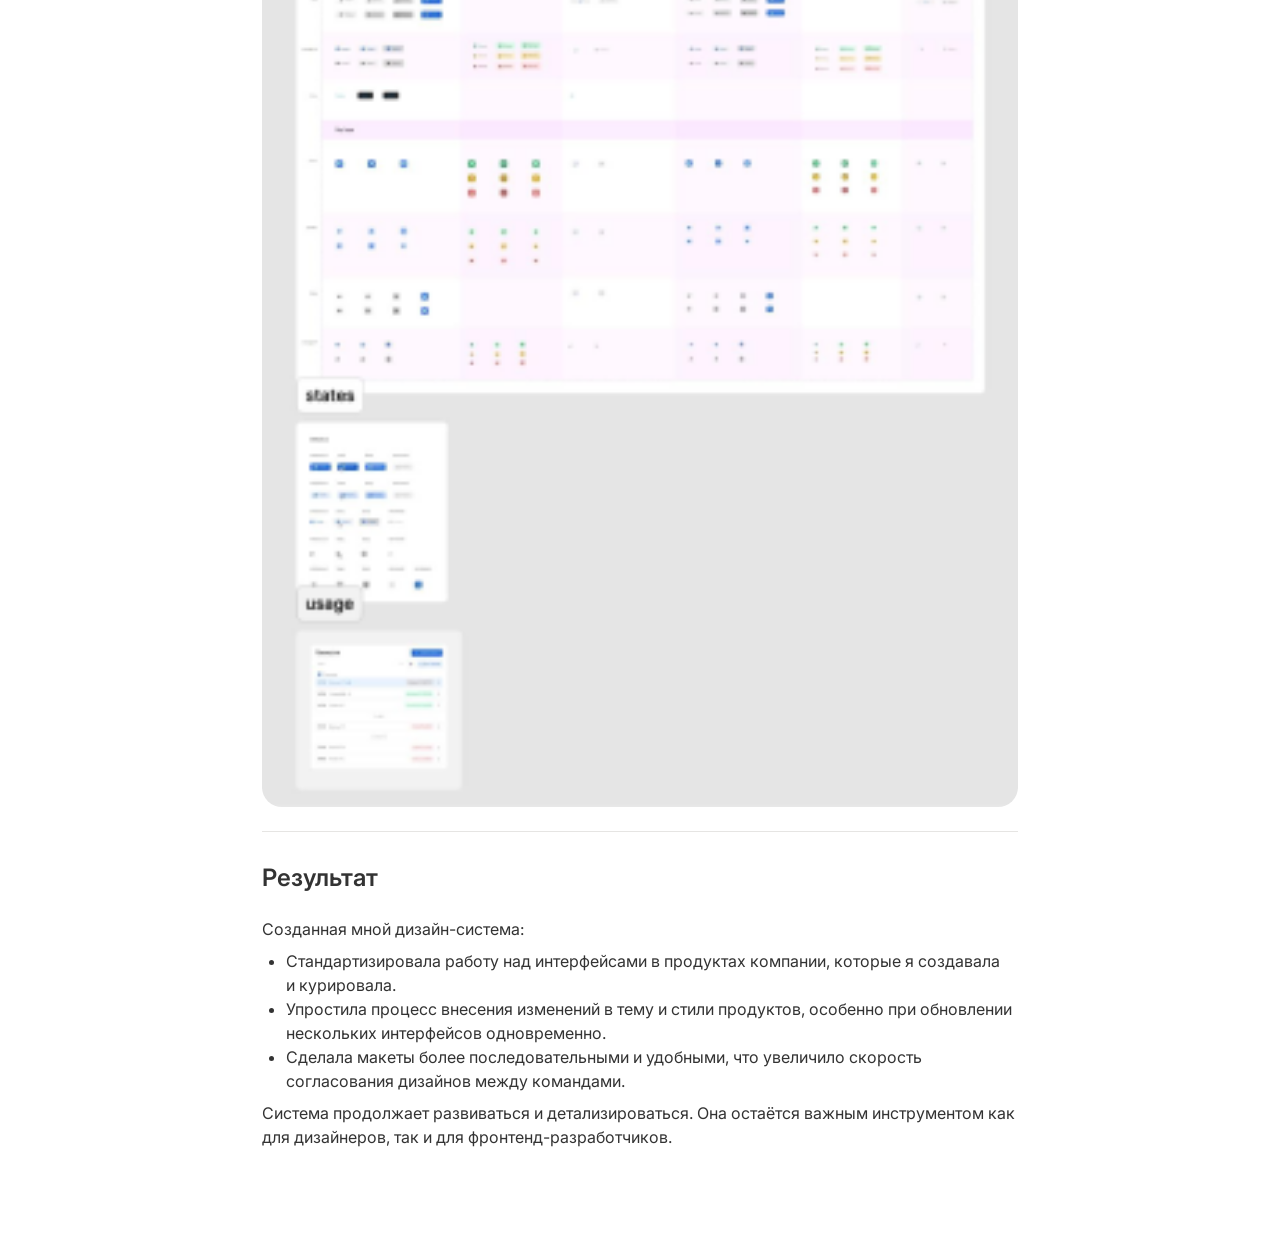
<file: cases/design-system.html>
<!DOCTYPE html>
<html lang="ru">
  <head>
    <meta charset="utf-8" />
    <meta name="viewport" content="width=device-width, initial-scale=1" />
    <title data-en="Design System — Alisa Paderova">Дизайн система — Алиса Падерова</title>
    <link rel="preconnect" href="https://fonts.googleapis.com" />
    <link rel="preconnect" href="https://fonts.gstatic.com" crossorigin />
    <link href="https://fonts.googleapis.com/css2?family=Inter:wght@400;500;600;700&display=swap" rel="stylesheet" />
    <link rel="icon" href="../favicon.ico" sizes="any" />
    <link rel="icon" type="image/png" href="../favicon.png" sizes="32x32" />
    <link rel="apple-touch-icon" href="../apple-touch-icon.png" />
    <link rel="stylesheet" href="../css/styles.css" />
    <link rel="stylesheet" href="../css/case.css" />
  </head>
  <body>
    <article class="case">
      <header class="case-top">
        <div class="case-top-main">
          <a class="case-back" href="../index.html">Alisa | Senior Product Designer</a>
          <div class="language" role="group" aria-label="Language">
            <button type="button" class="lang is-current" data-lang-btn="ru" aria-pressed="true">RU</button>
            <button type="button" class="lang" data-lang-btn="en" aria-pressed="false">EN</button>
          </div>
        </div>
        <a class="download-cv" id="download-cv" href="">Download CV</a>
      </header>

      <div class="case-main">
        <figure class="case-cover">
          <img
            src="../img/design-system.png"
            data-src-ru="../img/design-system.png"
            data-src-en="../img/design-system-en.png"
            data-alt-ru="Дизайн система"
            data-alt-en="Design System"
            alt="Дизайн система"
          />
        </figure>

        <header class="case-heading">
          <h1 data-en="Design System">Дизайн система</h1>
          <p class="case-lead" data-en="Building a scalable design system based on design tokens for multiple products">Создание масштабируемой дизайн-системы на основе дизайн-токенов для нескольких продуктов</p>
        </header>

        <div class="case-body">
          <section class="case-section">
            <h2 data-en="Introduction">Введение</h2>
            <div>
              <p data-en="Over time, more and more products at the company started using the UI kit I'd created. As the number of products grew, we needed a more consistent approach to interface design and a simpler way to maintain it.">В компании, где я работаю, со временем стало появляться множество продуктов, в которых использовался мой базовый UI Kit. С увеличением количества продуктов встал вопрос стандартизации и упрощения работы над интерфейсами.</p>
              <p data-en="At the same time, the frontend team was starting to build its own design system. We saw an opportunity to connect Figma and frontend code through an API, using design tokens to keep interface styles in sync. This was my first time working with design tokens, and I was curious to explore the approach. I read everything I could find, including articles on Habr and talks on the subject, to get up to speed. What started as work on design tokens gradually grew into a full design system with components, guidelines, and styles. I also organized the elements to make the system easier for the whole team to use.">Параллельно команда фронтенда начала переход к своей дизайн-системе, и возникла идея связать стили в интерфейсах с фигмой через API с использованием дизайн-токенов. Это был мой первый опыт работы с таким подходом, и он меня заинтересовал. Я изучила доступные материалы, включая статьи на Хабре и тематические лекции, чтобы погрузиться в тему. Работа над токенами постепенно превратилась в создание полноценной дизайн-системы, включающей компоненты, гайдлайны и стили. В процессе я систематизировала все элементы для удобства команды.</p>
            </div>
            <figure>
              <img src="../img/cases/ds-02.png" alt="" />
            </figure>
            <hr class="case-divider" />
          </section>

          <section class="case-section">
            <h2 data-en="Process">Процесс</h2>
            <h3 data-en="Building the design-token system">Создание системы дизайн-токенов</h3>
            <div>
              <p data-en="I started by defining the smallest units of design: design tokens. These became the foundation for a flexible, scalable design system. I organized them into four libraries:">Я начала с определения минимальных единиц дизайна — дизайн-токенов. Они стали основой для построения гибкой и масштабируемой дизайн-системы. Для этого я выделила четыре библиотеки:</p>
              <p><strong data-en="Primitives — raw values:">Primitives — абсолютные значения:</strong></p>
              <ul>
                <li data-en="Contains all the colors used across products and themes.">Включает все цвета, используемые во всех продуктах и темах.</li>
                <li data-en="Uses neutral names for colors, such as(for example, blue, purple, gray).">Цвета названы нейтрально (например, blue, purple, gray).</li>
                <li data-en="Has no modes (themes).">Без разделения на моды (темы).</li>
              </ul>
            </div>
            <figure>
              <img src="../img/cases/ds-03.png" alt="" />
            </figure>
            <div>
              <p><strong data-en="Themes — semantic values:">Themes — тематические значения:</strong></p>
              <ul>
                <li data-en="References values from the Primitives library.">Используют ссылки на библиотеку Primitives.</li>
                <li data-en="Uses modes for different product themes, such as Product A's theme or Product B's dark theme.">Появляются моды (например, тема для продукта A, тёмная тема для продукта B).</li>
                <li data-en="Assigns semantic meaning to colors, such as primary and secondary.">Цвета приобретают семантику (например, primary, secondary).</li>
              </ul>
            </div>
            <figure>
              <img src="../img/cases/ds-04.png" alt="" />
            </figure>
            <div>
              <p><strong data-en="General — shared values:">General — стандартные значения:</strong></p>
              <ul>
                <li data-en="References only the Themes library.">Ссылаются исключительно на библиотеку Themes.</li>
                <li data-en="Contains standard colors for text, backgrounds, and other interface elements.">Включают стандартные цвета текста, фона и других элементов.</li>
                <li data-en="Isn't tied to specific components and can be used when designing layouts.">Не привязаны к конкретным компонентам, но используются для проектирования макетов.</li>
              </ul>
            </div>
            <figure>
              <img src="../img/cases/ds-05.png" alt="" />
            </figure>
            <div>
              <p><strong data-en="Components — component-specific values:">Components — значения для компонентов:</strong></p>
              <ul>
                <li data-en="Contains tokens for specific interface elements, such as button/primary/background.">Содержат токены, описывающие конкретные элементы интерфейса (например, button/primary/background).</li>
                <li data-en="Uses separate tokens for different component states, such as hover and active.">Для каждого состояния компонента (hover, active) есть отдельные токены.</li>
                <li data-en="Supports modes for more fine-grained design adjustments.">Поддерживают моды для нюансной настройки дизайна.</li>
              </ul>
              <p data-en="This setup makes it easy to configure themes and update them in just a few clicks. Besides colors, the libraries also include numeric values for border radius, elevation, and spacing.">Такой подход позволяет гибко настраивать отображение тем и обновлять их буквально парой кликов. Помимо цветов, в библиотеки добавлены числовые значения для настройки border-radius, elevation и расстояний.</p>
            </div>
            <figure>
              <img src="../img/cases/ds-06.png" alt="" />
            </figure>
            <figure>
              <img src="../img/cases/ds-07.png" alt="" />
            </figure>
          </section>

          <section class="case-section">
            <h3 data-en="Setting guidelines and organizing the system">Формализация правил и организация работы</h3>
            <div>
              <p data-en="To make the system easier for the team to work with, I created a dedicated page with a set of guidelines:">Для упрощения работы команды я создала вкладку с гайдлайнами, где описала основные правила:</p>
              <ul>
                <li data-en="Every interface element should be a component.">Все элементы должны быть занесены в компоненты.</li>
                <li data-en="Reusable elements shared across different modules belong in the design-system file.">Повторяющиеся элементы из разных модулей размещаются в файл дизайн-системы.</li>
                <li data-en="Components are organized alphabetically. I decided not to use atomic design categories such as atoms and molecules.">Все компоненты систематизированы по алфавиту (от отделения на атомы и молекулы пришлось отказаться).</li>
                <li data-en="Component styles are exported as a JSON file for frontend use.">Стили компонентов выгружаются в JSON-файл для использования на фронтенде.</li>
              </ul>
              <p data-en="I also added examples to each component page showing how the components are used in the interface, along with their states and variations across themes.">На каждой странице с компонентами я добавила примеры их использования в интерфейсе, состояния и вариации в разных темах.</p>
            </div>
            <figure>
              <img src="../img/cases/ds-08.png" alt="" />
            </figure>
            <figure>
              <img src="../img/cases/ds-09.png" alt="" />
            </figure>
            <hr class="case-divider" />
          </section>

          <section class="case-section">
            <h2 data-en="Results">Результат</h2>
            <div>
              <p data-en="The design system I created:">Созданная мной дизайн-система:</p>
              <ul>
                <li data-en="brought a consistent approach to interface design across the company's products that I designed and oversaw;">Стандартизировала работу над интерфейсами в продуктах компании, которые я создавала и курировала.</li>
                <li data-en="made it easier to update product themes and styles, especially when several interfaces needed changes at once;">Упростила процесс внесения изменений в тему и стили продуктов, особенно при обновлении нескольких интерфейсов одновременно.</li>
                <li data-en="made designs more consistent and easier to review, helping teams align and approve them faster.">Сделала макеты более последовательными и удобными, что увеличило скорость согласования дизайнов между командами.</li>
              </ul>
              <p data-en="The system is still growing and becoming more detailed. It remains an important tool for both designers and frontend developers.">Система продолжает развиваться и детализироваться. Она остаётся важным инструментом как для дизайнеров, так и для фронтенд-разработчиков.</p>
            </div>
          </section>
        </div>
      </div>
    </article>
    <script src="../js/i18n.js?v=2"></script>
  </body>
</html>
</file>
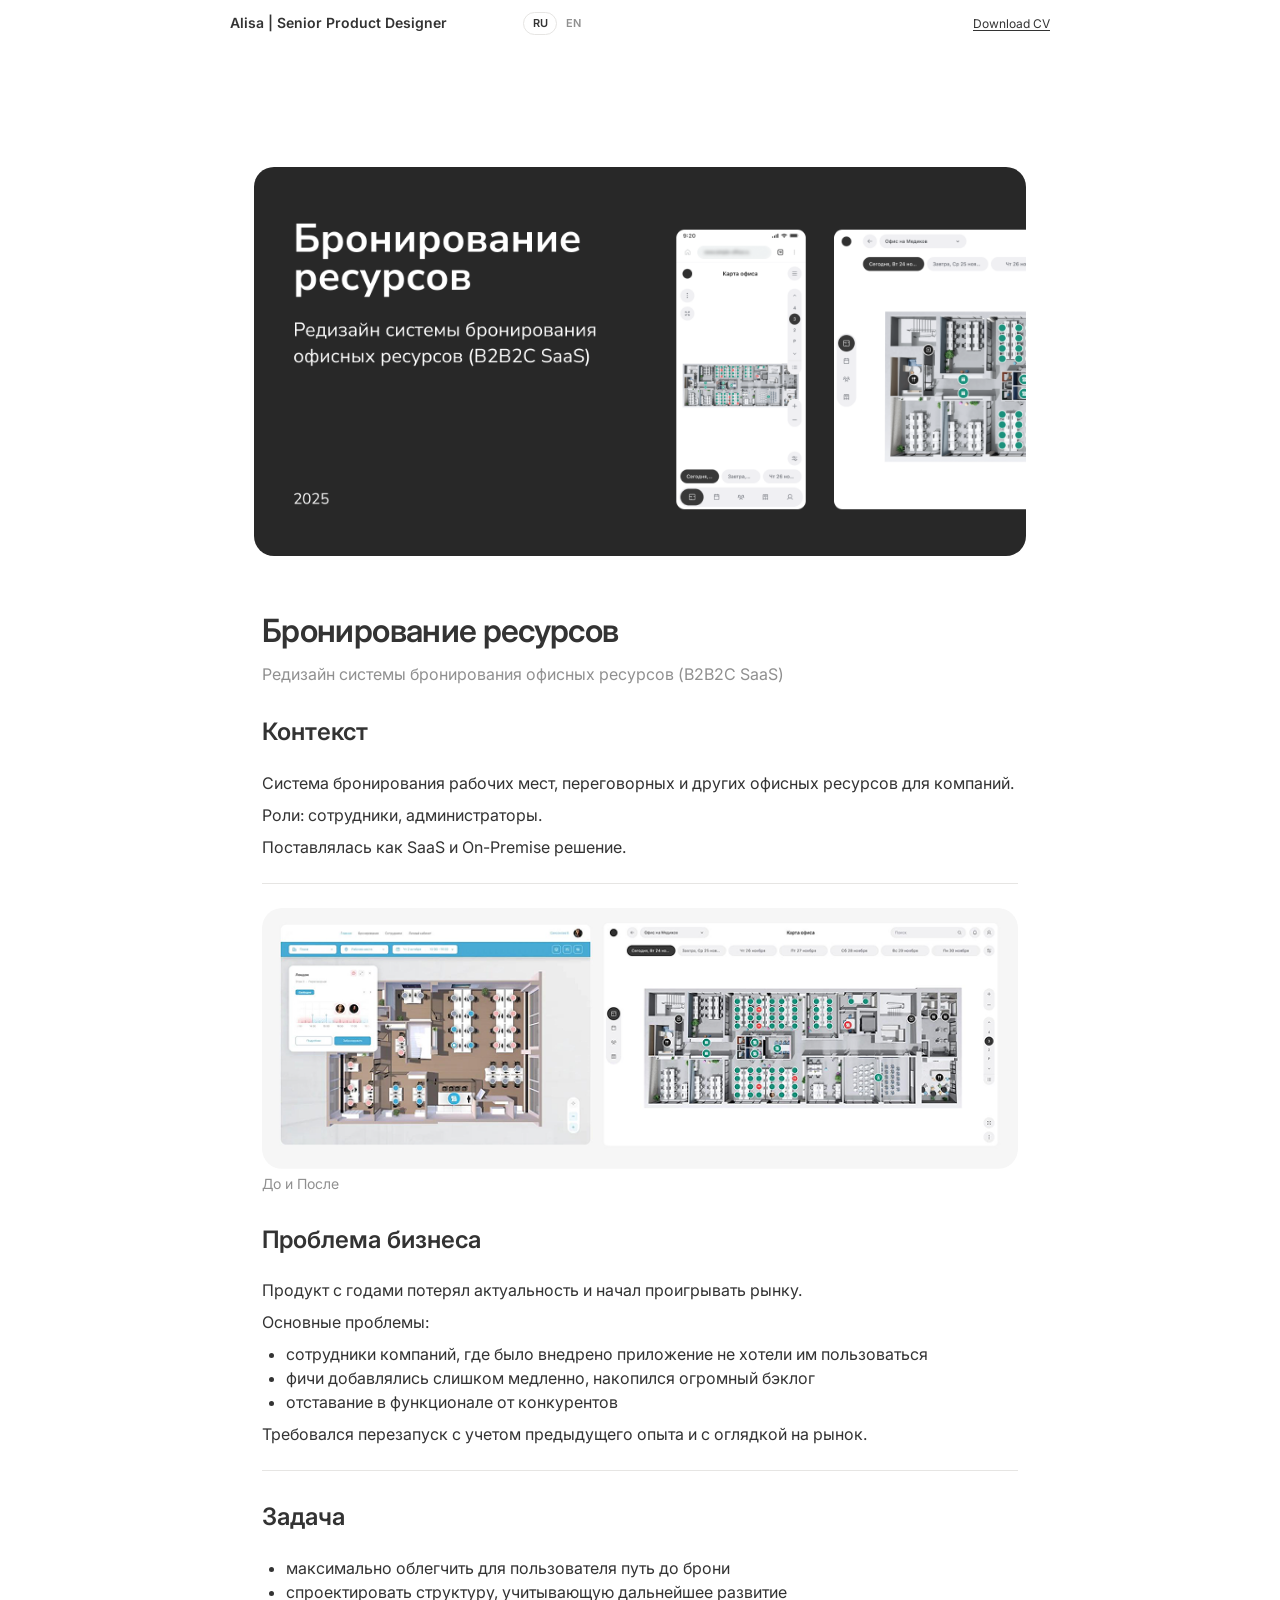
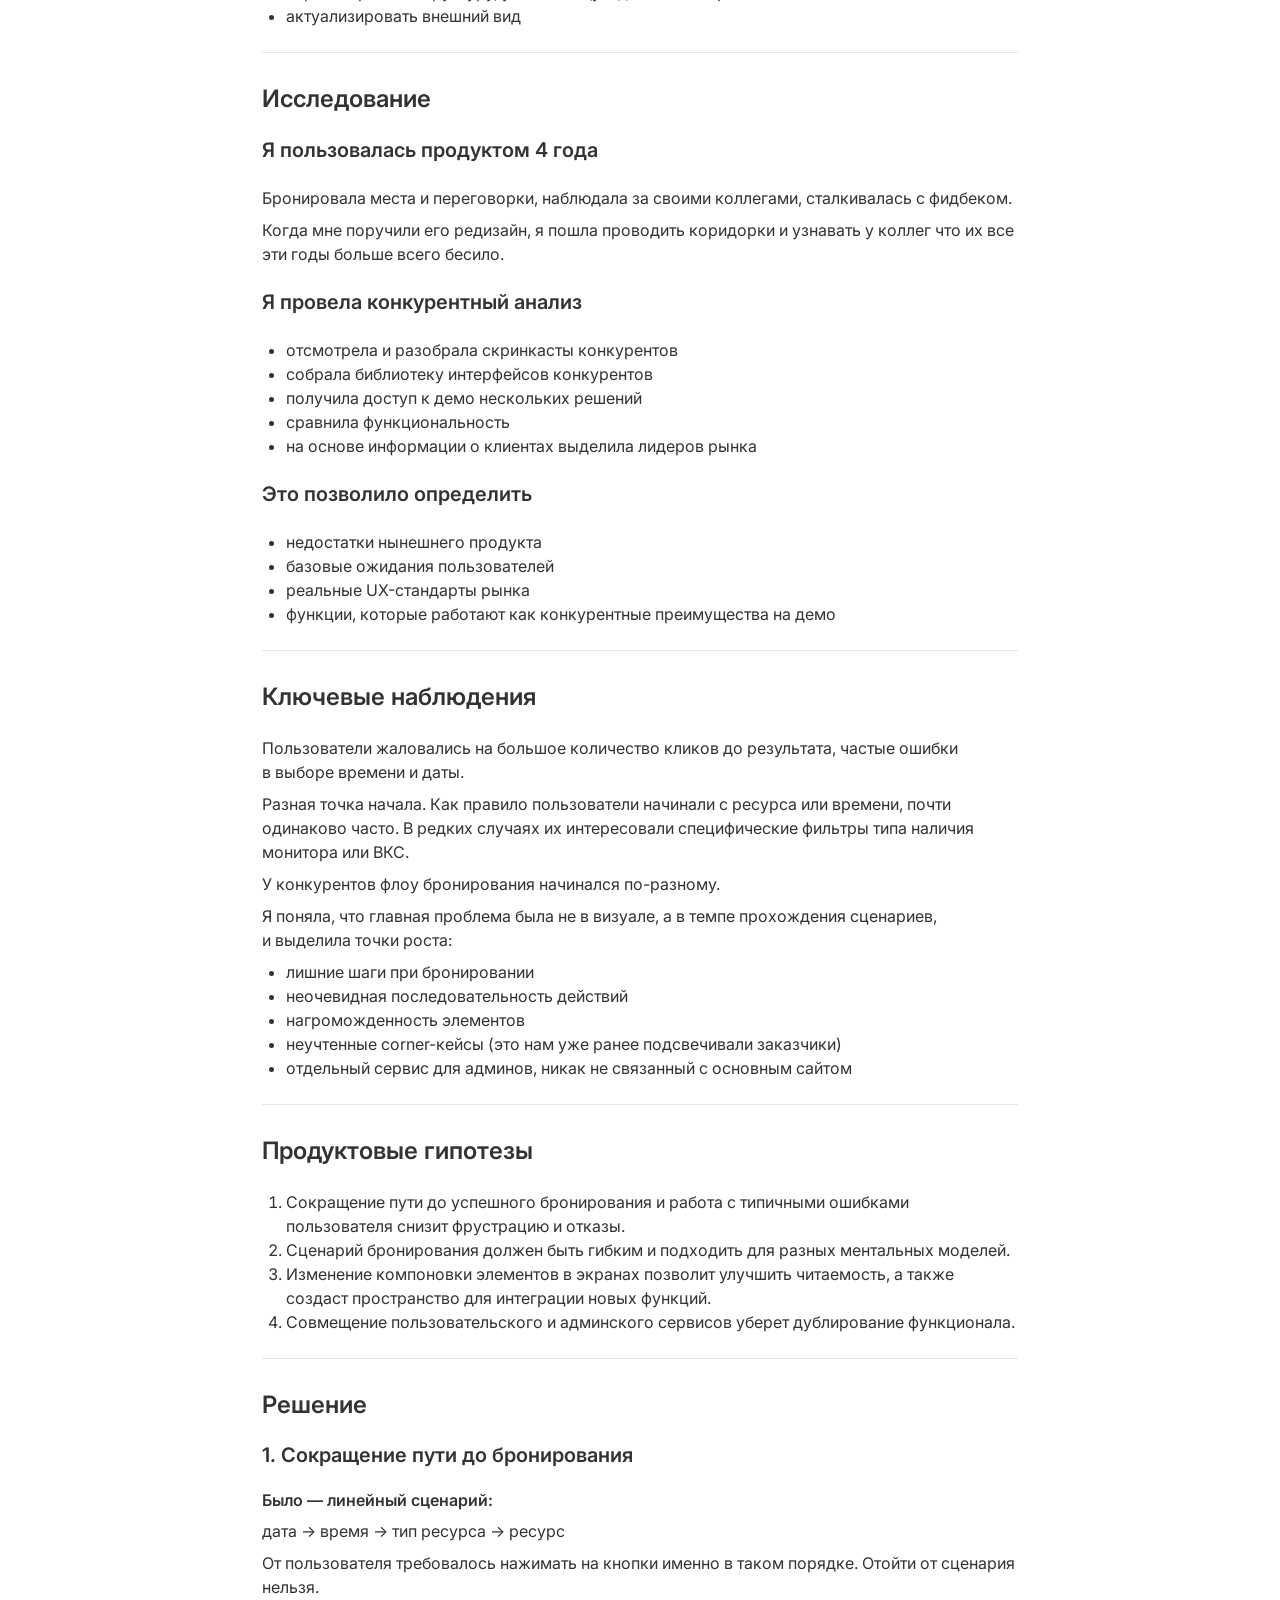
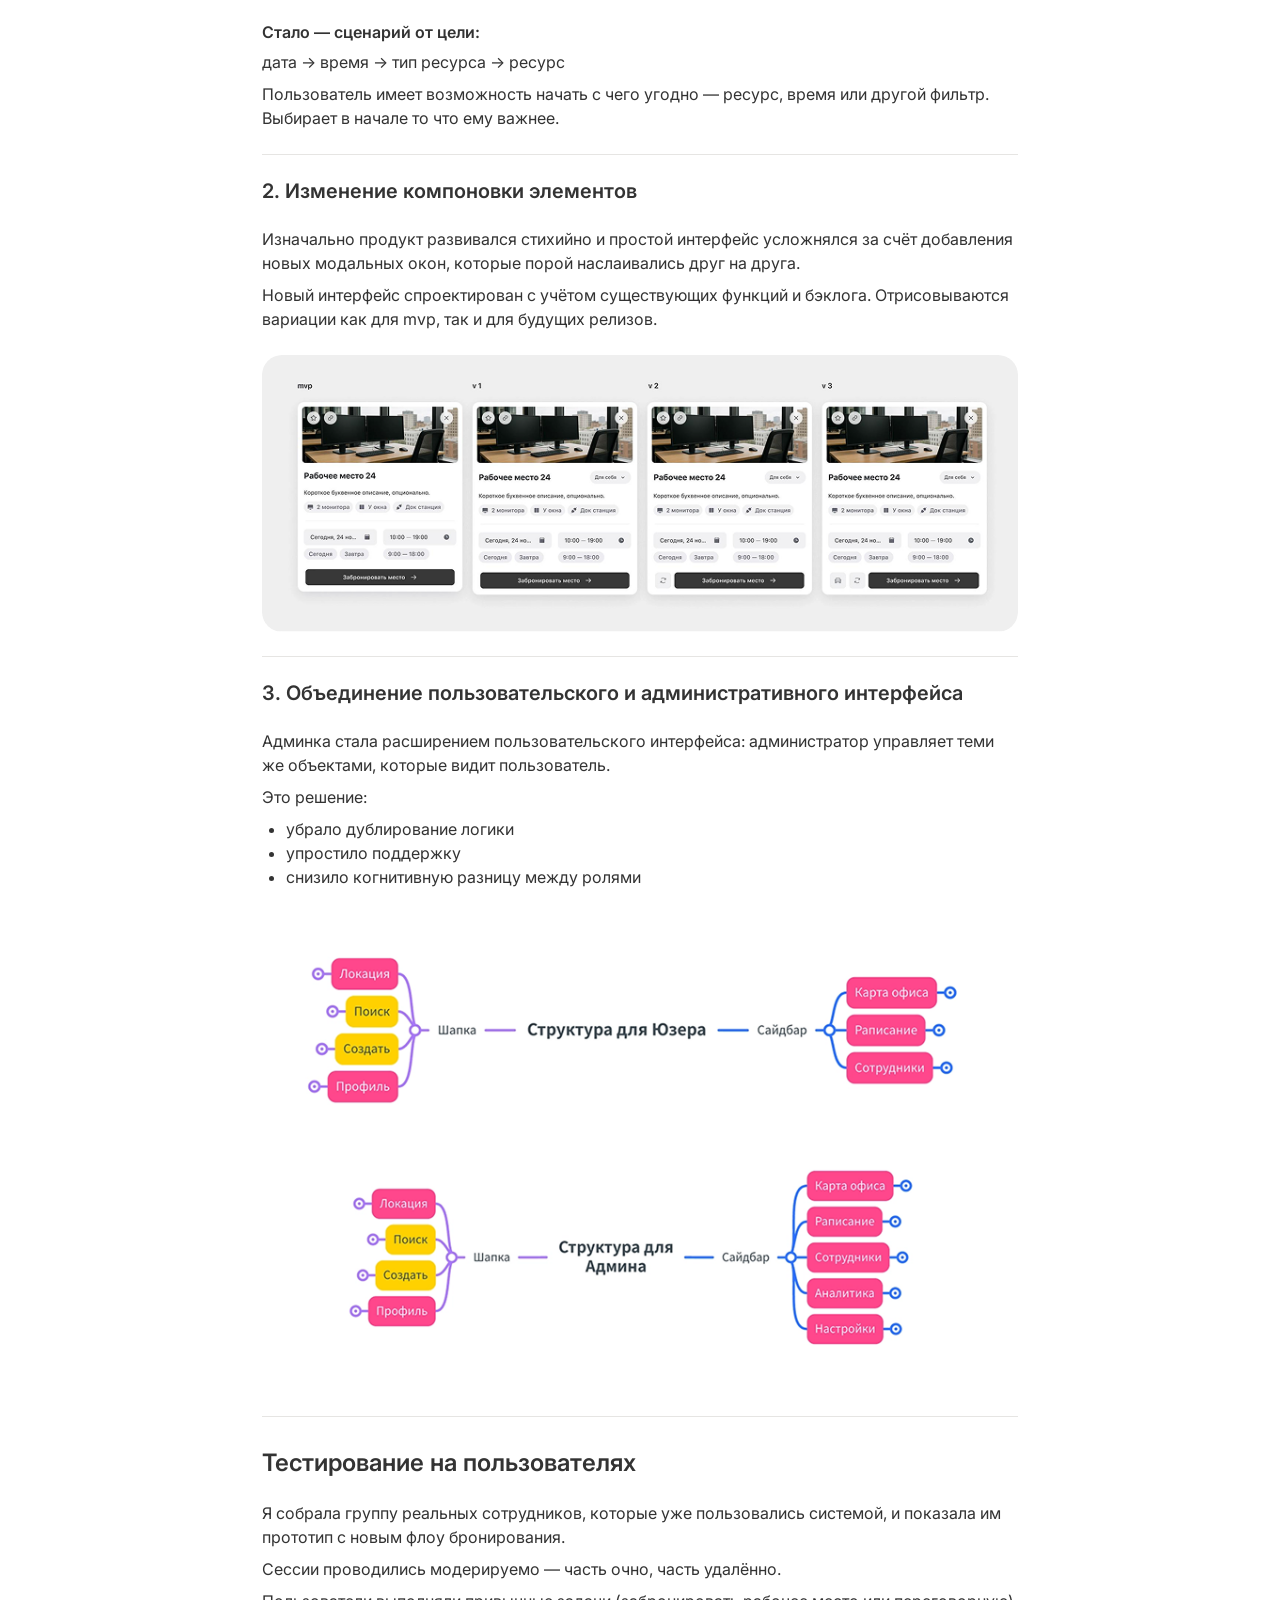
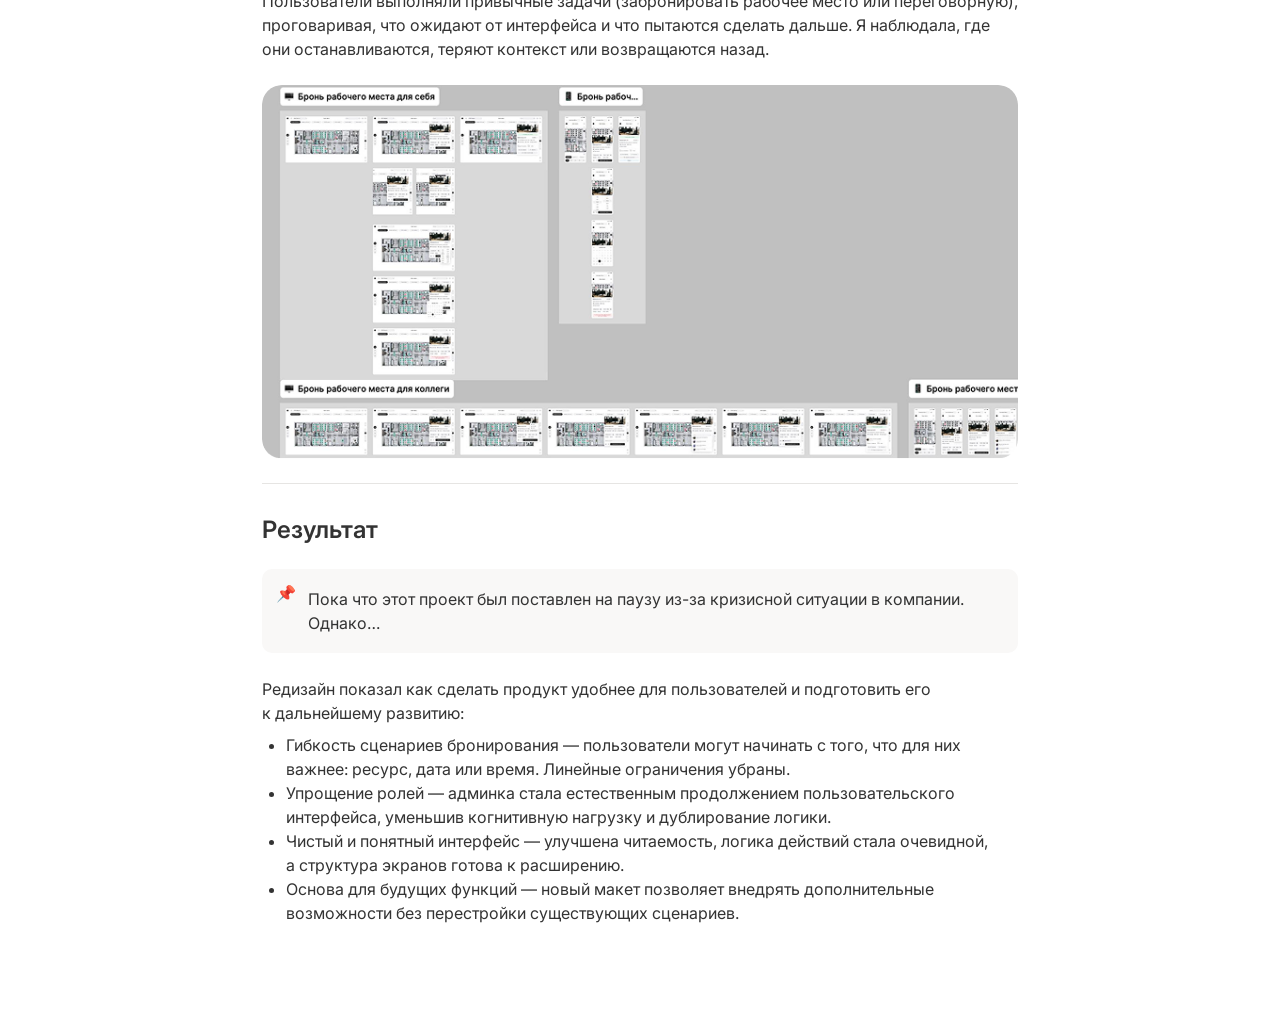
<file: cases/office-resource-booking.html>
<!DOCTYPE html>
<html lang="ru">
  <head>
    <meta charset="utf-8" />
    <meta name="viewport" content="width=device-width, initial-scale=1" />
    <title data-en="Resource Booking — Alisa Paderova">Бронирование ресурсов — Алиса Падерова</title>
    <link rel="preconnect" href="https://fonts.googleapis.com" />
    <link rel="preconnect" href="https://fonts.gstatic.com" crossorigin />
    <link href="https://fonts.googleapis.com/css2?family=Inter:wght@400;500;600;700&display=swap" rel="stylesheet" />
    <link rel="icon" href="../favicon.ico" sizes="any" />
    <link rel="icon" type="image/png" href="../favicon.png" sizes="32x32" />
    <link rel="apple-touch-icon" href="../apple-touch-icon.png" />
    <link rel="stylesheet" href="../css/styles.css" />
    <link rel="stylesheet" href="../css/case.css" />
  </head>
  <body>
    <article class="case">
      <header class="case-top">
        <div class="case-top-main">
          <a class="case-back" href="../index.html">Alisa | Senior Product Designer</a>
          <div class="language" role="group" aria-label="Language">
            <button type="button" class="lang is-current" data-lang-btn="ru" aria-pressed="true">RU</button>
            <button type="button" class="lang" data-lang-btn="en" aria-pressed="false">EN</button>
          </div>
        </div>
        <a class="download-cv" id="download-cv" href="">Download CV</a>
      </header>

      <div class="case-main">
        <figure class="case-cover">
          <img
            src="../img/office-resource-booking.png"
            data-src-ru="../img/office-resource-booking.png"
            data-src-en="../img/office-resource-booking-en.png"
            data-alt-ru="Бронирование ресурсов"
            data-alt-en="Resource Booking"
            alt="Бронирование ресурсов"
          />
        </figure>

        <header class="case-heading">
          <h1 data-en="Office Resource Booking">Бронирование ресурсов</h1>
          <p class="case-lead" data-en="Redesigning an office resource booking system (B2B2C SaaS)">Редизайн системы бронирования офисных ресурсов (B2B2C SaaS)</p>
        </header>

        <div class="case-body">
          <section class="case-section">
            <h2 data-en="Context">Контекст</h2>
            <div>
              <p data-en="A system that helps companies manage bookings for desks, meeting rooms, and other office resources.">Система бронирования рабочих мест, переговорных и других офисных ресурсов для компаний.</p>
              <p data-en="Users: employees and administrators">Роли: сотрудники, администраторы.</p>
              <p data-en="Deployment: SaaS and on-premise">Поставлялась как SaaS и On-Premise решение.</p>
            </div>
            <hr class="case-divider" />
            <figure>
              <img src="../img/cases/booking-02.png" alt="До и После" />
              <figcaption data-en="Before and after">До и После</figcaption>
            </figure>
          </section>

          <section class="case-section">
            <h2 data-en="Business problem">Проблема бизнеса</h2>
            <div>
              <p data-en="Over the years, the product had become outdated and started falling behind the competition.">Продукт с годами потерял актуальность и начал проигрывать рынку.</p>
              <p data-en="The main issues were:">Основные проблемы:</p>
              <ul>
                <li data-en="Employees didn't want to use the app.">сотрудники компаний, где было внедрено приложение не хотели им пользоваться</li>
                <li data-en="New features were taking too long to develop, and the backlog kept growing.">фичи добавлялись слишком медленно, накопился огромный бэклог</li>
                <li data-en="The product was falling behind competitors in terms of functionality.">отставание в функционале от конкурентов</li>
              </ul>
              <p data-en="The product needed a relaunch based on what we'd learned so far and a better understanding of the market.">Требовался перезапуск с учетом предыдущего опыта и с оглядкой на рынок.</p>
            </div>
            <hr class="case-divider" />
          </section>

          <section class="case-section">
            <h2 data-en="Goals">Задача</h2>
            <ul>
              <li data-en="Make booking as easy as possible.">максимально облегчить для пользователя путь до брони</li>
              <li data-en="Design a structure that could support the product's future growth.">спроектировать структуру, учитывающую дальнейшее развитие</li>
              <li data-en="Bring the visual design up to date.">актуализировать внешний вид</li>
            </ul>
            <hr class="case-divider" />
          </section>

          <section class="case-section">
            <h2 data-en="Research">Исследование</h2>
            <h3 data-en="I'd been using the product myself for four years">Я пользовалась продуктом 4 года</h3>
            <div>
              <p data-en="I booked desks and meeting rooms, watched how my colleagues used the system, and heard their feedback firsthand.">Бронировала места и переговорки, наблюдала за своими коллегами, сталкивалась с фидбеком.</p>
              <p data-en="When I was asked to redesign the product, I conducted quick intercept interviews with colleagues to find out what had frustrated them most over the years.">Когда мне поручили его редизайн, я пошла проводить коридорки и узнавать у коллег что их все эти годы больше всего бесило.</p>
            </div>
            <h3 data-en="I analyzed competing products">Я провела конкурентный анализ</h3>
            <ul>
              <li data-en="Reviewed product demos and walkthroughs.">отсмотрела и разобрала скринкасты конкурентов</li>
              <li data-en="Built a library of competitor interfaces.">собрала библиотеку интерфейсов конкурентов</li>
              <li data-en="Got access to demos of several competing solutions.">получила доступ к демо нескольких решений</li>
              <li data-en="Compared their functionality.">сравнила функциональность</li>
              <li data-en="Identified market leaders based on available customer information.">на основе информации о клиентах выделила лидеров рынка</li>
            </ul>
            <h3 data-en="This helped me identify">Это позволило определить</h3>
            <ul>
              <li data-en="Gaps in the existing product.">недостатки нынешнего продукта</li>
              <li data-en="What users expected as a baseline.">базовые ожидания пользователей</li>
              <li data-en="Common UX patterns across the market.">реальные UX-стандарты рынка</li>
              <li data-en="Features that gave competitors an edge during demos.">функции, которые работают как конкурентные преимущества на демо</li>
            </ul>
            <hr class="case-divider" />
          </section>

          <section class="case-section">
            <h2 data-en="Key observations">Ключевые наблюдения</h2>
            <div>
              <p data-en="Users complained about having to click through too many steps to make a booking and often making mistakes when selecting dates and times.">Пользователи жаловались на большое количество кликов до результата, частые ошибки в выборе времени и даты.</p>
              <p data-en="Users had different starting points. Most started either by choosing a resource or by selecting a date and time. Both approaches were equally common. Only occasionally did users need specific filters, such as monitor availability or video conferencing.">Разная точка начала. Как правило пользователи начинали с ресурса или времени, почти одинаково часто. В редких случаях их интересовали специфические фильтры типа наличия монитора или ВКС.</p>
              <p data-en="Competitors also approached the booking flow in different ways.">У конкурентов флоу бронирования начинался по-разному.</p>
              <p data-en="I realized the main problem wasn't the visual design itself, but how long and cumbersome the booking process felt. I identified several areas to improve:">Я поняла, что главная проблема была не в визуале, а в темпе прохождения сценариев, и выделила точки роста:</p>
              <ul>
                <li data-en="Too many steps to complete a booking.">лишние шаги при бронировании</li>
                <li data-en="An unclear sequence of actions.">неочевидная последовательность действий</li>
                <li data-en="Cluttered screens.">нагроможденность элементов</li>
                <li data-en="Edge cases that hadn't been accounted for, some of which customers had already pointed out.">неучтенные corner-кейсы (это нам уже ранее подсвечивали заказчики)</li>
                <li data-en="A separate admin service with no connection to the main product.">отдельный сервис для админов, никак не связанный с основным сайтом</li>
              </ul>
            </div>
            <hr class="case-divider" />
          </section>

          <section class="case-section">
            <h2 data-en="Product hypotheses">Продуктовые гипотезы</h2>
            <ol>
              <li data-en="Shortening the booking flow and addressing common user errors would reduce frustration and drop-off.">Сокращение пути до успешного бронирования и работа с типичными ошибками пользователя снизит фрустрацию и отказы.</li>
              <li data-en="The booking flow should be flexible enough to support different user mental models.">Сценарий бронирования должен быть гибким и подходить для разных ментальных моделей.</li>
              <li data-en="Reworking the screen layouts would improve readability and make room for new features.">Изменение компоновки элементов в экранах позволит улучшить читаемость, а также создаст пространство для интеграции новых функций.</li>
              <li data-en="Bringing the employee and admin interfaces together would eliminate duplicated functionality.">Совмещение пользовательского и админского сервисов уберет дублирование функционала.</li>
            </ol>
            <hr class="case-divider" />
          </section>

          <section class="case-section">
            <h2 data-en="Solution">Решение</h2>
            <h3 data-en="1. Making booking easier">1. Сокращение пути до бронирования</h3>
            <div>
              <p class="case-label" data-en="Before — a linear flow:">Было — линейный сценарий:</p>
              <p data-en="date → time → resource type → resource">дата → время → тип ресурса → ресурс</p>
              <p data-en="Users had to follow this exact sequence. There was no way to start with a different step.">От пользователя требовалось нажимать на кнопки именно в таком порядке. Отойти от сценария нельзя.</p>
            </div>
            <div>
              <p class="case-label" data-en="After — a flexible flow:">Стало — сценарий от цели:</p>
              <p data-en="">дата → время → тип ресурса → ресурс</p>
              <p data-en="Users can start with whatever matters most to them — a resource, a date, a time, or another filter — and choose the order that works best for them.">Пользователь имеет возможность начать с чего угодно — ресурс, время или другой фильтр. Выбирает в начале то что ему важнее.</p>
            </div>
            <hr class="case-divider" />
            <h3 data-en="2. Reworking the screen layouts">2. Изменение компоновки элементов</h3>
            <div>
              <p data-en="The product had grown organically. New features were added through modal windows, which sometimes stacked on top of each other. Over time, this made what was once a simple interface increasingly cluttered.">Изначально продукт развивался стихийно и простой интерфейс усложнялся за счёт добавления новых модальных окон, которые порой наслаивались друг на друга.</p>
              <p data-en="I redesigned the layouts to account for both existing features and the backlog. I also prepared different versions for the MVP and future releases.">Новый интерфейс спроектирован с учётом существующих функций и бэклога. Отрисовываются вариации как для mvp, так и для будущих релизов.</p>
            </div>
            <figure>
              <img src="../img/cases/booking-03.png" alt="" />
            </figure>
            <hr class="case-divider" />
            <h3 data-en="3. Bringing employee and admin interfaces together">3. Объединение пользовательского и административного интерфейса</h3>
            <div>
              <p data-en="The admin area became an extension of the employee interface: administrators manage the same objects employees see.">Админка стала расширением пользовательского интерфейса: администратор управляет теми же объектами, которые видит пользователь.</p>
              <p data-en="This approach:">Это решение:</p>
              <ul>
                <li data-en="eliminated duplicated logic;">убрало дублирование логики</li>
                <li data-en="made the product easier to maintain;">упростило поддержку</li>
                <li data-en="reduced the cognitive gap between the two roles.">снизило когнитивную разницу между ролями</li>
              </ul>
            </div>
            <figure>
              <img src="../img/cases/booking-04.png" alt="" />
            </figure>
            <hr class="case-divider" />
          </section>

          <section class="case-section">
            <h2 data-en="User testing">Тестирование на пользователях</h2>
            <div>
              <p data-en="I recruited employees who were already using the system and showed them a prototype of the new booking flow.">Я собрала группу реальных сотрудников, которые уже пользовались системой, и показала им прототип с новым флоу бронирования.</p>
              <p data-en="I ran moderated sessions, both in person and remotely.">Сессии проводились модерируемо — часть очно, часть удалённо.</p>
              <p data-en="Participants completed familiar tasks, such as booking a desk or meeting room, while talking through what they expected from the interface and what they would do next. I watched where they hesitated, lost context, or went back.">Пользователи выполняли привычные задачи (забронировать рабочее место или переговорную), проговаривая, что ожидают от интерфейса и что пытаются сделать дальше. Я наблюдала, где они останавливаются, теряют контекст или возвращаются назад.</p>
            </div>
            <figure>
              <img src="../img/cases/booking-05.png" alt="" />
            </figure>
            <hr class="case-divider" />
          </section>

          <section class="case-section">
            <h2 data-en="Outcome">Результат</h2>
            <div class="case-note">
              <span class="case-note-icon" aria-hidden="true">📌</span>
              <p data-en="The project is currently on hold due to a company crisis. However…">Пока что этот проект был поставлен на паузу из-за кризисной ситуации в компании. Однако…</p>
            </div>
            <div>
              <p data-en="The redesign laid out a way to make the product easier to use and prepare it for future development:">Редизайн показал как сделать продукт удобнее для пользователей и подготовить его к дальнейшему развитию:</p>
              <ul>
                <li data-en="More flexible booking flows — users can start with what matters most to them: a resource, date, or time. Linear constraints were removed.">Гибкость сценариев бронирования — пользователи могут начинать с того, что для них важнее: ресурс, дата или время. Линейные ограничения убраны.</li>
                <li data-en="Simplified roles — the admin area became a natural extension of the employee interface, reducing cognitive load and duplicated logic.">Упрощение ролей — админка стала естественным продолжением пользовательского интерфейса, уменьшив когнитивную нагрузку и дублирование логики.</li>
                <li data-en="A cleaner, clearer interface — readability improved, the action logic became more obvious, and the screen structure is ready to expand.">Чистый и понятный интерфейс — улучшена читаемость, логика действий стала очевидной, а структура экранов готова к расширению.</li>
                <li data-en="A foundation for future features — the new layout makes it possible to add capabilities without rebuilding existing flows.">Основа для будущих функций — новый макет позволяет внедрять дополнительные возможности без перестройки существующих сценариев.</li>
              </ul>
            </div>
          </section>
        </div>
      </div>
    </article>
    <script src="../js/i18n.js?v=2"></script>
  </body>
</html>
</file>
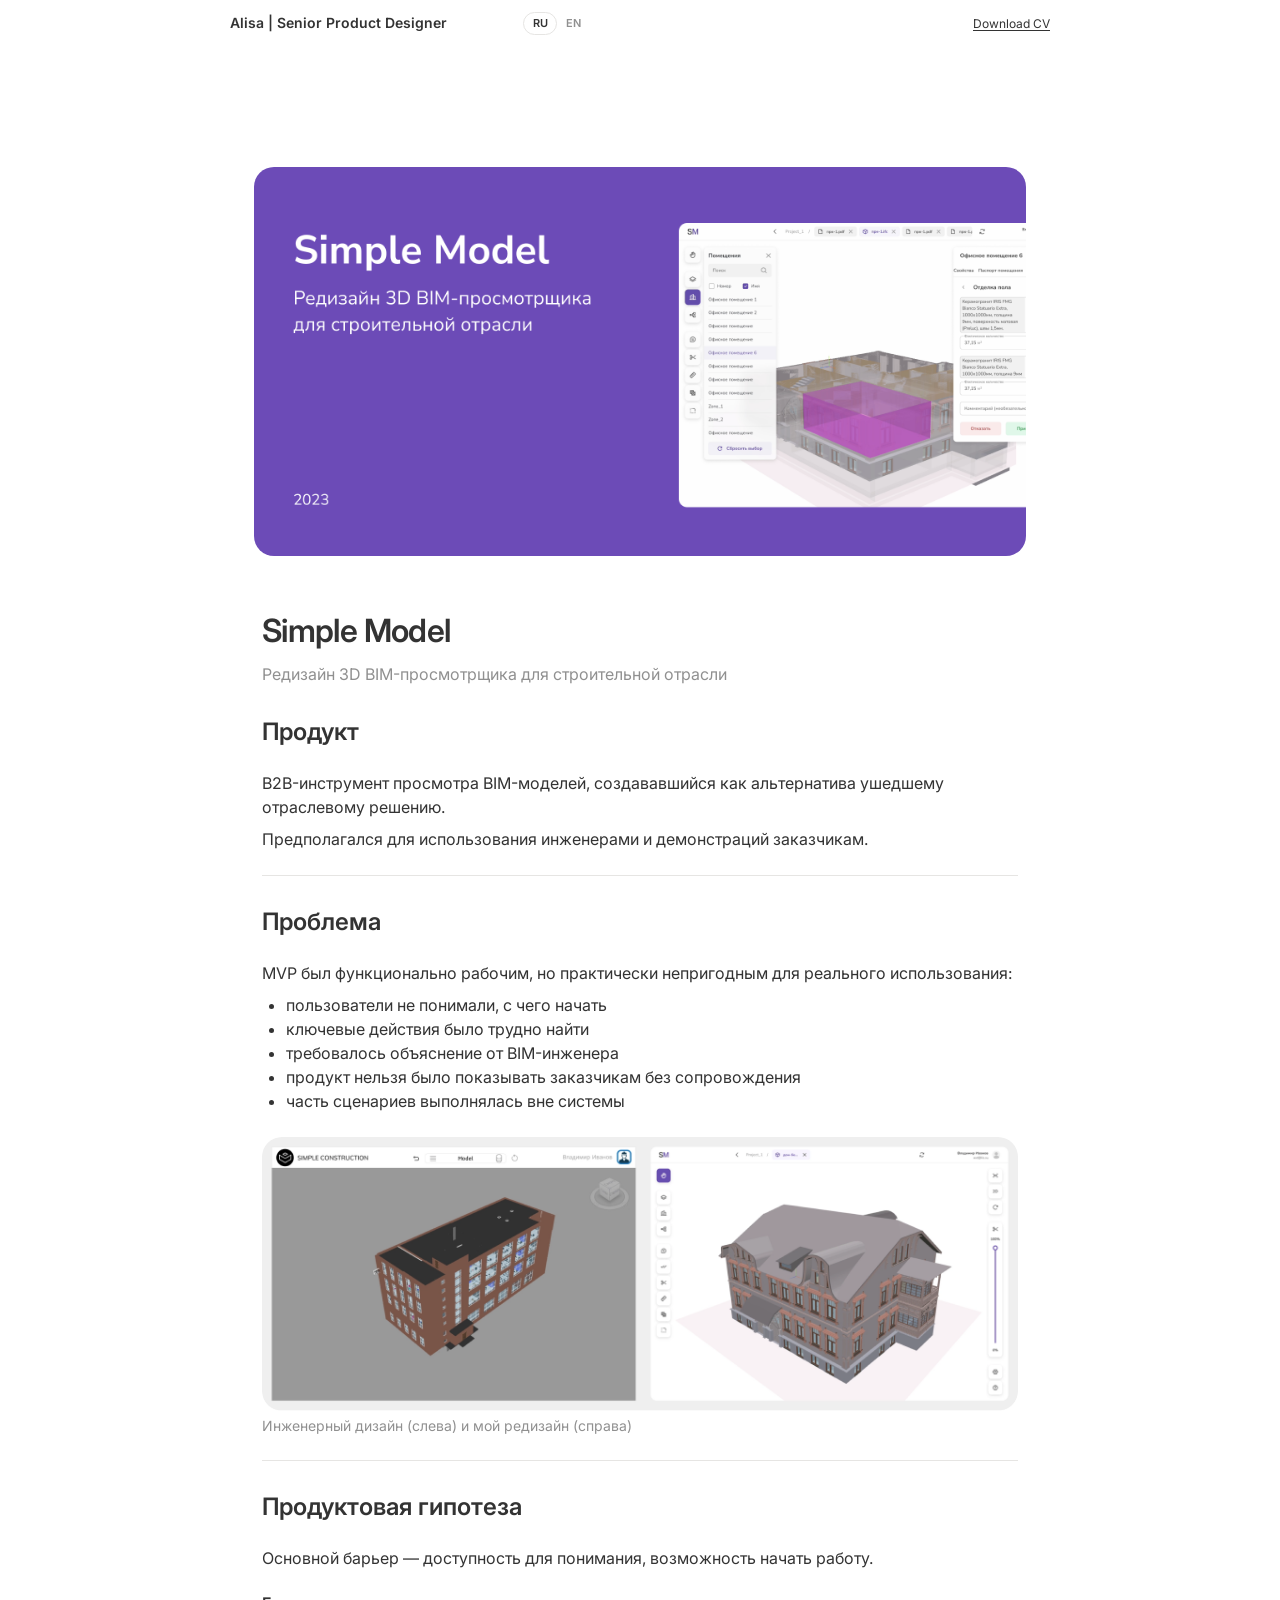
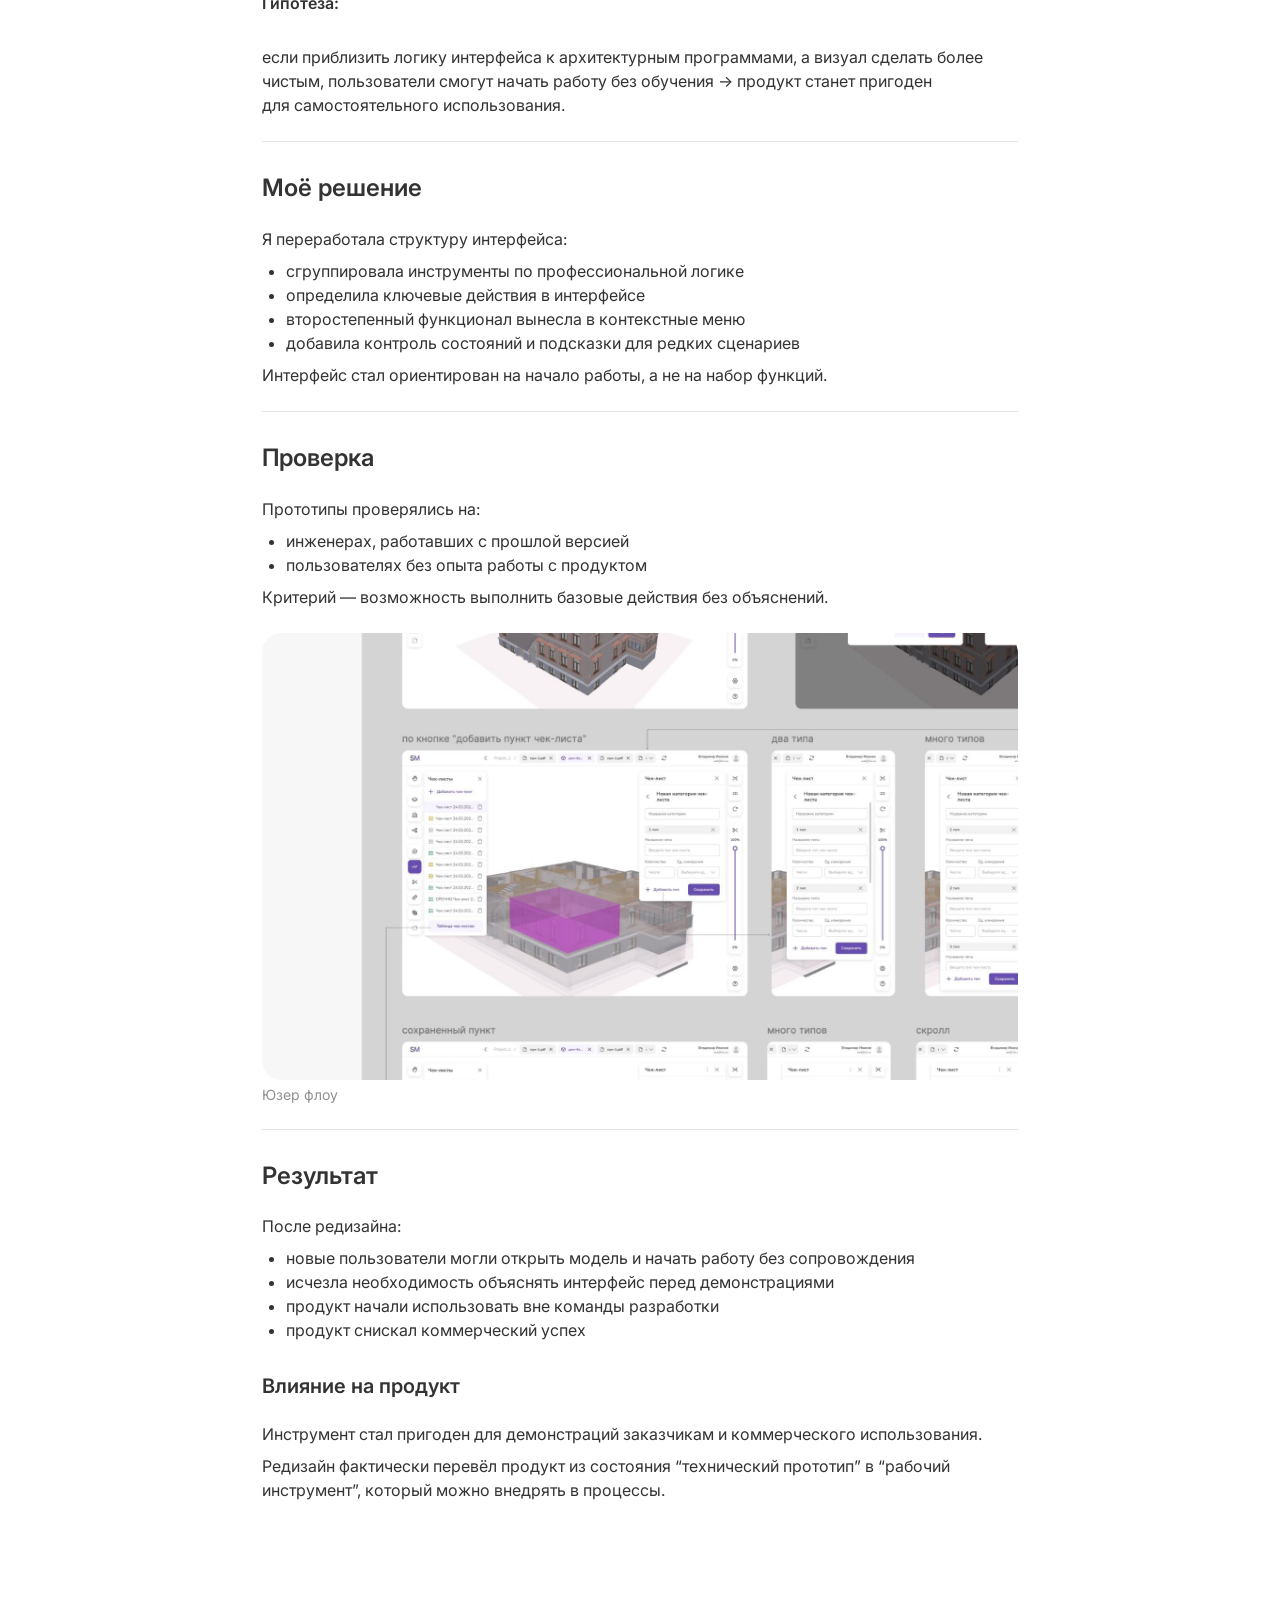
<file: cases/simple-model.html>
<!DOCTYPE html>
<html lang="ru">
  <head>
    <meta charset="utf-8" />
    <meta name="viewport" content="width=device-width, initial-scale=1" />
    <title data-en="Simple Model — Alisa Paderova">Simple Model — Алиса Падерова</title>
    <link rel="preconnect" href="https://fonts.googleapis.com" />
    <link rel="preconnect" href="https://fonts.gstatic.com" crossorigin />
    <link href="https://fonts.googleapis.com/css2?family=Inter:wght@400;500;600;700&display=swap" rel="stylesheet" />
    <link rel="icon" href="../favicon.ico" sizes="any" />
    <link rel="icon" type="image/png" href="../favicon.png" sizes="32x32" />
    <link rel="apple-touch-icon" href="../apple-touch-icon.png" />
    <link rel="stylesheet" href="../css/styles.css" />
    <link rel="stylesheet" href="../css/case.css" />
  </head>
  <body>
    <article class="case">
      <header class="case-top">
        <div class="case-top-main">
          <a class="case-back" href="../index.html">Alisa | Senior Product Designer</a>
          <div class="language" role="group" aria-label="Language">
            <button type="button" class="lang is-current" data-lang-btn="ru" aria-pressed="true">RU</button>
            <button type="button" class="lang" data-lang-btn="en" aria-pressed="false">EN</button>
          </div>
        </div>
        <a class="download-cv" id="download-cv" href="">Download CV</a>
      </header>

      <div class="case-main">
        <figure class="case-cover">
          <img
            src="../img/simple-model.png"
            data-src-ru="../img/simple-model.png"
            data-src-en="../img/simple-model-en.png"
            data-alt-ru="Simple Model"
            data-alt-en="Simple Model"
            alt="Simple Model"
          />
        </figure>

        <header class="case-heading">
          <h1>Simple Model</h1>
          <p class="case-lead" data-en="Redesigning a 3D BIM viewer for the construction industry">Редизайн 3D BIM-просмотрщика для строительной отрасли</p>
        </header>

        <div class="case-body">
          <section class="case-section">
            <h2 data-en="Product">Продукт</h2>
            <div>
              <p data-en="A B2B tool for viewing BIM models, developed as an alternative to a solution that had left the market.">B2B-инструмент просмотра BIM-моделей, создававшийся как альтернатива ушедшему отраслевому решению.</p>
              <p data-en="It was designed for engineers to work with BIM models and demonstrate them to clients.">Предполагался для использования инженерами и демонстраций заказчикам.</p>
            </div>
            <hr class="case-divider" />
          </section>

          <section class="case-section">
            <h2 data-en="Problem">Проблема</h2>
            <div>
              <p data-en="The MVP was technically functional but difficult to use in practice:">MVP был функционально рабочим, но практически непригодным для реального использования:</p>
              <ul>
                <li data-en="users didn't know where to start;">пользователи не понимали, с чего начать</li>
                <li data-en="key actions were hard to find;">ключевые действия было трудно найти</li>
                <li data-en="users needed a BIM engineer to explain how the product worked;">требовалось объяснение от BIM-инженера</li>
                <li data-en="the product couldn't be demonstrated to clients without assistance;">продукт нельзя было показывать заказчикам без сопровождения</li>
                <li data-en="some workflows had to be completed outside the system.">часть сценариев выполнялась вне системы</li>
              </ul>
            </div>
            <figure>
              <img src="../img/cases/sm-02.png" alt="Инженерный дизайн (слева) и мой редизайн (справа)" />
              <figcaption data-en="Engineering design (left) and my redesign (right)">Инженерный дизайн (слева) и мой редизайн (справа)</figcaption>
            </figure>
            <hr class="case-divider" />
          </section>

          <section class="case-section">
            <h2 data-en="Product hypothesis">Продуктовая гипотеза</h2>
            <p data-en="The main barrier was usability: users couldn't easily understand how to get started.">Основной барьер — доступность для понимания, возможность начать работу.</p>
            <p class="case-label" data-en="Hypothesis:">Гипотеза:</p>
            <p data-en="If I made the interface work more like familiar architectural design software and cleaned up the visuals, users would be able to get started without training, making the product suitable for independent use.">если приблизить логику интерфейса к архитектурным программами, а визуал сделать более чистым, пользователи смогут начать работу без обучения → продукт станет пригоден для самостоятельного использования.</p>
            <hr class="case-divider" />
          </section>

          <section class="case-section">
            <h2 data-en="My solution">Моё решение</h2>
            <div>
              <p data-en="I reworked the interface structure:">Я переработала структуру интерфейса:</p>
              <ul>
                <li data-en="grouped tools according to engineers' workflows;">сгруппировала инструменты по профессиональной логике</li>
                <li data-en="made key actions easier to find;">определила ключевые действия в интерфейсе</li>
                <li data-en="moved secondary features into contextual menus;">второстепенный функционал вынесла в контекстные меню</li>
                <li data-en="added visual feedback on system states and guidance for less common tasks.">добавила контроль состояний и подсказки для редких сценариев</li>
              </ul>
              <p data-en="The interface became focused on helping users get started, rather than simply presenting a collection of features.">Интерфейс стал ориентирован на начало работы, а не на набор функций.</p>
            </div>
            <hr class="case-divider" />
          </section>

          <section class="case-section">
            <h2 data-en="Validation">Проверка</h2>
            <div>
              <p data-en="I tested the prototypes with:">Прототипы проверялись на:</p>
              <ul>
                <li data-en="engineers who had worked with the previous version;">инженерах, работавших с прошлой версией</li>
                <li data-en="users with no prior experience with the product.">пользователях без опыта работы с продуктом</li>
              </ul>
              <p data-en="The key criterion was whether they could complete basic tasks without any explanation.">Критерий — возможность выполнить базовые действия без объяснений.</p>
            </div>
            <figure>
              <img src="../img/cases/sm-03.png" alt="Юзер флоу" />
              <figcaption data-en="User flow">Юзер флоу</figcaption>
            </figure>
            <hr class="case-divider" />
          </section>

          <section class="case-section">
            <h2 data-en="Outcome">Результат</h2>
            <div>
              <p data-en="After the redesign:">После редизайна:</p>
              <ul>
                <li data-en="new users could open a model and start working without assistance;">новые пользователи могли открыть модель и начать работу без сопровождения</li>
                <li data-en="there was no longer a need to explain the interface before client demos;">исчезла необходимость объяснять интерфейс перед демонстрациями</li>
                <li data-en="the product started being used by people outside the development team;">продукт начали использовать вне команды разработки</li>
                <li data-en="the product achieved commercial success.">продукт снискал коммерческий успех</li>
              </ul>
            </div>
          </section>

          <section class="case-section">
            <h3 data-en="Product impact">Влияние на продукт</h3>
            <div>
              <p data-en="The tool became suitable for client demonstrations and commercial use.">Инструмент стал пригоден для демонстраций заказчикам и коммерческого использования.</p>
              <p data-en="The redesign effectively turned the product from a technical prototype into a working tool that could be integrated into real-world workflows.">Редизайн фактически перевёл продукт из состояния “технический прототип” в “рабочий инструмент”, который можно внедрять в процессы.</p>
            </div>
          </section>
        </div>
      </div>
    </article>
    <script src="../js/i18n.js?v=2"></script>
  </body>
</html>
</file>
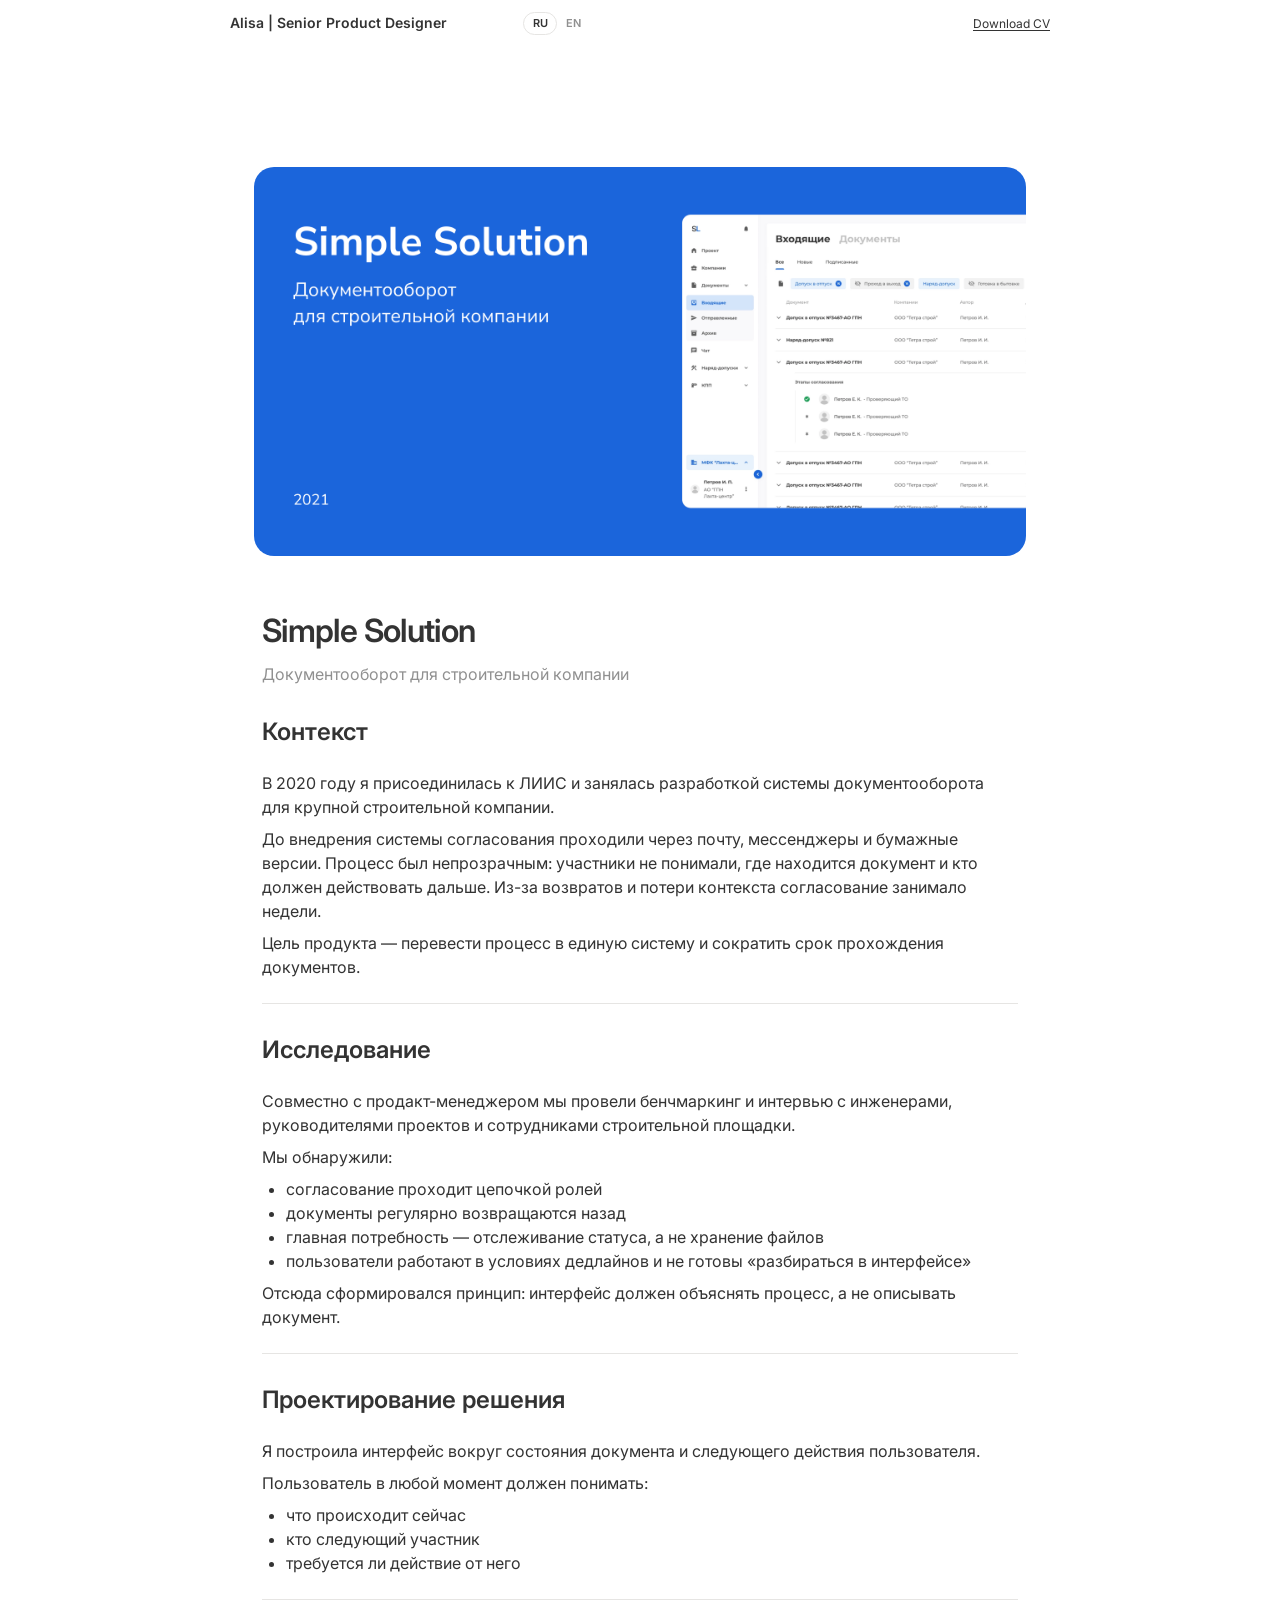
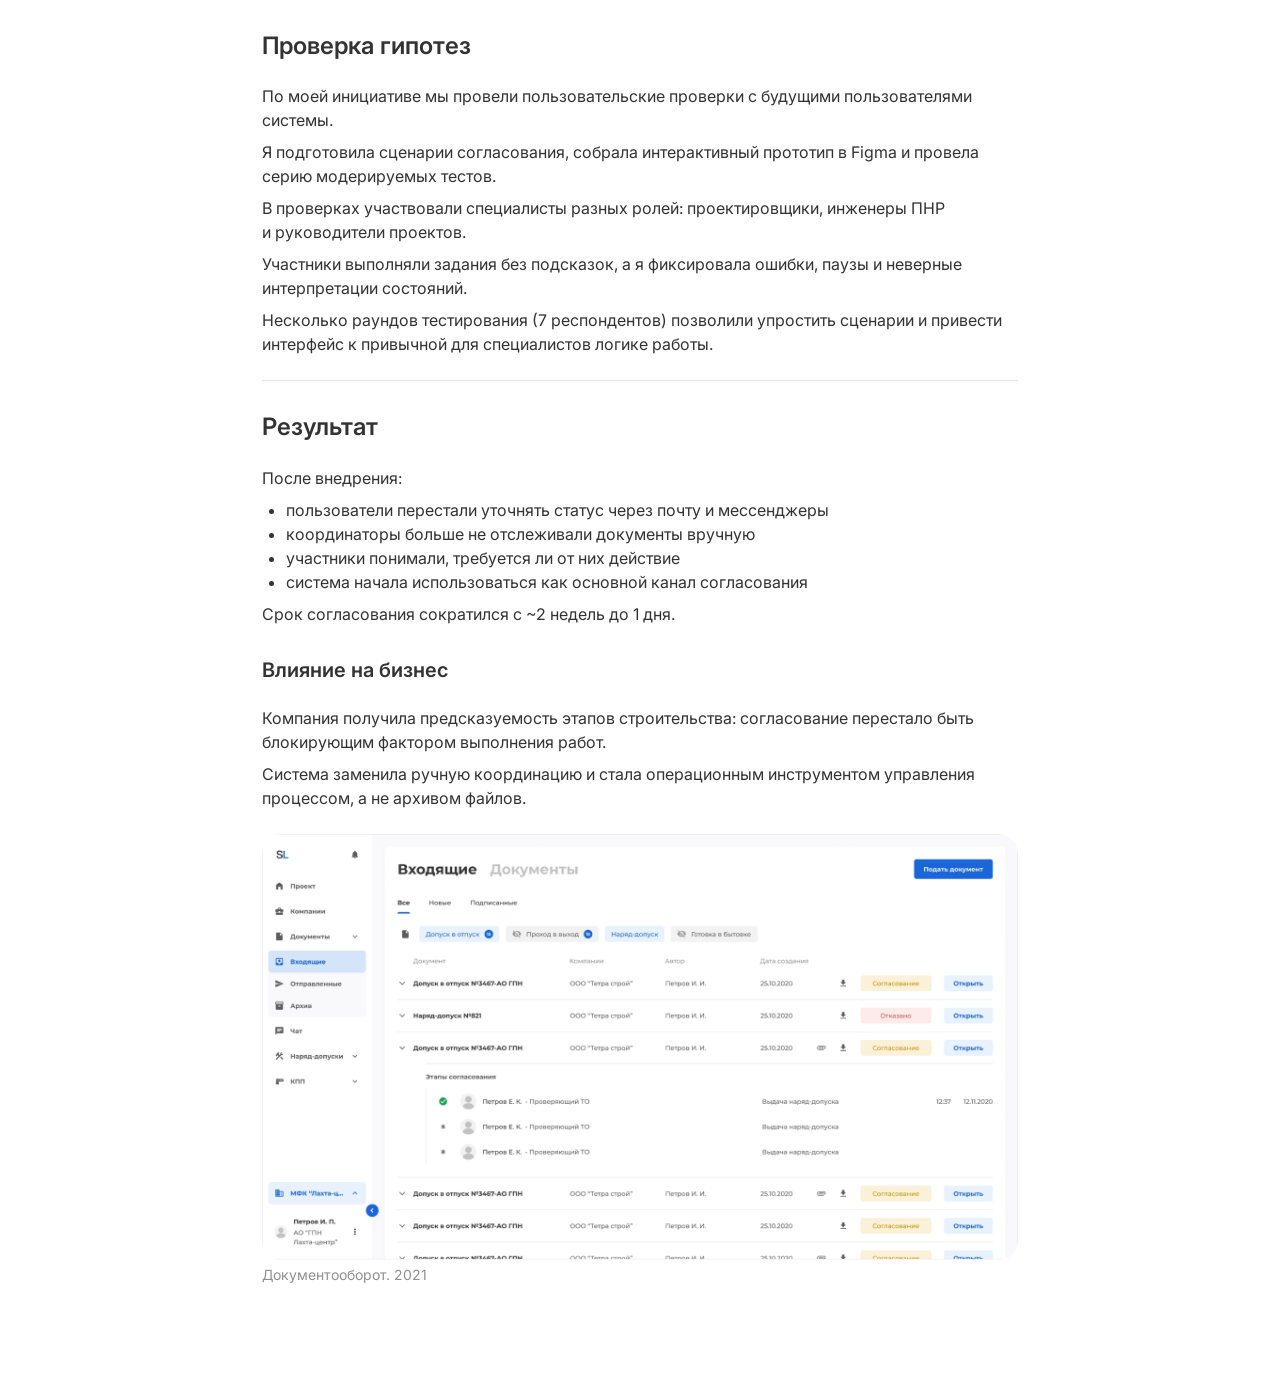
<file: cases/simple-solution.html>
<!DOCTYPE html>
<html lang="ru">
  <head>
    <meta charset="utf-8" />
    <meta name="viewport" content="width=device-width, initial-scale=1" />
    <title data-en="Simple Solution — Alisa Paderova">Simple Solution — Алиса Падерова</title>
    <link rel="preconnect" href="https://fonts.googleapis.com" />
    <link rel="preconnect" href="https://fonts.gstatic.com" crossorigin />
    <link href="https://fonts.googleapis.com/css2?family=Inter:wght@400;500;600;700&display=swap" rel="stylesheet" />
    <link rel="icon" href="../favicon.ico" sizes="any" />
    <link rel="icon" type="image/png" href="../favicon.png" sizes="32x32" />
    <link rel="apple-touch-icon" href="../apple-touch-icon.png" />
    <link rel="stylesheet" href="../css/styles.css" />
    <link rel="stylesheet" href="../css/case.css" />
  </head>
  <body>
    <article class="case">
      <header class="case-top">
        <div class="case-top-main">
          <a class="case-back" href="../index.html">Alisa | Senior Product Designer</a>
          <div class="language" role="group" aria-label="Language">
            <button type="button" class="lang is-current" data-lang-btn="ru" aria-pressed="true">RU</button>
            <button type="button" class="lang" data-lang-btn="en" aria-pressed="false">EN</button>
          </div>
        </div>
        <a class="download-cv" id="download-cv" href="">Download CV</a>
      </header>

      <div class="case-main">
        <figure class="case-cover">
          <img
            src="../img/simple-solution.png"
            data-src-ru="../img/simple-solution.png"
            data-src-en="../img/simple-solution-en.png"
            data-alt-ru="Simple Solution"
            data-alt-en="Simple Solution"
            alt="Simple Solution"
          />
        </figure>

        <header class="case-heading">
          <h1>Simple Solution</h1>
          <p class="case-lead" data-en="Document management for a construction company">Документооборот для строительной компании</p>
        </header>

        <div class="case-body">
          <section class="case-section">
            <h2 data-en="Context">Контекст</h2>
            <div>
              <p data-en="In 2020, I joined LIIS and started working on a document management system for a large construction company.">В 2020 году я присоединилась к ЛИИС и занялась разработкой системы документооборота для крупной строительной компании.</p>
              <p data-en="Before the system was introduced, approvals were handled through email, messaging apps, and paper documents. The process lacked transparency: participants couldn't see where a document was or who needed to act next. Documents were regularly sent back for revision, and context was often lost, so approvals could take weeks.">До внедрения системы согласования проходили через почту, мессенджеры и бумажные версии. Процесс был непрозрачным: участники не понимали, где находится документ и кто должен действовать дальше. Из-за возвратов и потери контекста согласование занимало недели.</p>
              <p data-en="The goal was to bring the entire process into one system and reduce document approval time.">Цель продукта — перевести процесс в единую систему и сократить срок прохождения документов.</p>
            </div>
            <hr class="case-divider" />
          </section>

          <section class="case-section">
            <h2 data-en="Research">Исследование</h2>
            <div>
              <p data-en="Together with the Product Manager, I benchmarked existing solutions and interviewed engineers, project managers, and construction-site employees.">Совместно с продакт-менеджером мы провели бенчмаркинг и интервью с инженерами, руководителями проектов и сотрудниками строительной площадки.</p>
              <p data-en="We found that:">Мы обнаружили:</p>
              <ul>
                <li data-en="approvals involved a chain of different roles;">согласование проходит цепочкой ролей</li>
                <li data-en="documents were regularly sent back for revision;">документы регулярно возвращаются назад</li>
                <li data-en="the main need was to track document status, not simply store files;">главная потребность — отслеживание статуса, а не хранение файлов</li>
                <li data-en="users worked under tight deadlines and weren't willing to spend time figuring out the interface.">пользователи работают в условиях дедлайнов и не готовы «разбираться в интерфейсе»</li>
              </ul>
              <p data-en="This led to a guiding principle: The interface should explain the process, not just describe the document.">Отсюда сформировался принцип: интерфейс должен объяснять процесс, а не описывать документ.</p>
            </div>
            <hr class="case-divider" />
          </section>

          <section class="case-section">
            <h2 data-en="Designing the solution">Проектирование решения</h2>
            <div>
              <p data-en="I designed the interface around the document's current status and the user's next action.">Я построила интерфейс вокруг состояния документа и следующего действия пользователя.</p>
              <p data-en="At any point, users needed to understand:">Пользователь в любой момент должен понимать:</p>
              <ul>
                <li data-en="what was happening with the document;">что происходит сейчас</li>
                <li data-en="who was next in the approval process;">кто следующий участник</li>
                <li data-en="whether any action was required from them.">требуется ли действие от него</li>
              </ul>
            </div>
            <hr class="case-divider" />
          </section>

          <section class="case-section">
            <h2 data-en="Usability testing">Проверка гипотез</h2>
            <div>
              <p data-en="On my initiative, we conducted usability tests with people who would eventually use the system.">По моей инициативе мы провели пользовательские проверки с будущими пользователями системы.</p>
              <p data-en="I prepared approval scenarios, built an interactive prototype in Figma, and ran a series of moderated sessions.">Я подготовила сценарии согласования, собрала интерактивный прототип в Figma и провела серию модерируемых тестов.</p>
              <p data-en="Participants represented different roles: design engineers, commissioning engineers, and project managers.">В проверках участвовали специалисты разных ролей: проектировщики, инженеры ПНР и руководители проектов.</p>
              <p data-en="They completed tasks without guidance while I recorded errors, pauses, and misinterpretations of document statuses.">Участники выполняли задания без подсказок, а я фиксировала ошибки, паузы и неверные интерпретации состояний.</p>
              <p data-en="Several rounds of testing with seven participants helped simplify the flows and make the interface more consistent with specialists' familiar ways of working.">Несколько раундов тестирования (7 респондентов) позволили упростить сценарии и привести интерфейс к привычной для специалистов логике работы.</p>
            </div>
            <hr class="case-divider" />
          </section>

          <section class="case-section">
            <h2 data-en="Outcome">Результат</h2>
            <div>
              <p data-en="After implementation:">После внедрения:</p>
              <ul>
                <li data-en="users no longer needed to ask for status updates over email or messaging apps;">пользователи перестали уточнять статус через почту и мессенджеры</li>
                <li data-en="coordinators no longer had to track documents manually;">координаторы больше не отслеживали документы вручную</li>
                <li data-en="participants could clearly see whether an action was required from them;">участники понимали, требуется ли от них действие</li>
                <li data-en="the system became the primary channel for document approvals.">система начала использоваться как основной канал согласования</li>
              </ul>
              <p data-en="Document approval time fell from around two weeks to one day.">Срок согласования сократился с ~2 недель до 1 дня.</p>
            </div>
          </section>

          <section class="case-section">
            <h3 data-en="Business impact">Влияние на бизнес</h3>
            <div>
              <p data-en="The company gained predictability across construction stages: approval stopped blocking the work.">Компания получила предсказуемость этапов строительства: согласование перестало быть блокирующим фактором выполнения работ.</p>
              <p data-en="The system replaced manual coordination and became an operational tool for managing the process, not a file archive.">Система заменила ручную координацию и стала операционным инструментом управления процессом, а не архивом файлов.</p>
            </div>
            <figure>
              <img src="../img/cases/ss-02.png" alt="Документооборот. 2021" />
              <figcaption data-en="Document management system, 2021">Документооборот. 2021</figcaption>
            </figure>
          </section>
        </div>
      </div>
    </article>
    <script src="../js/i18n.js?v=2"></script>
  </body>
</html>
</file>
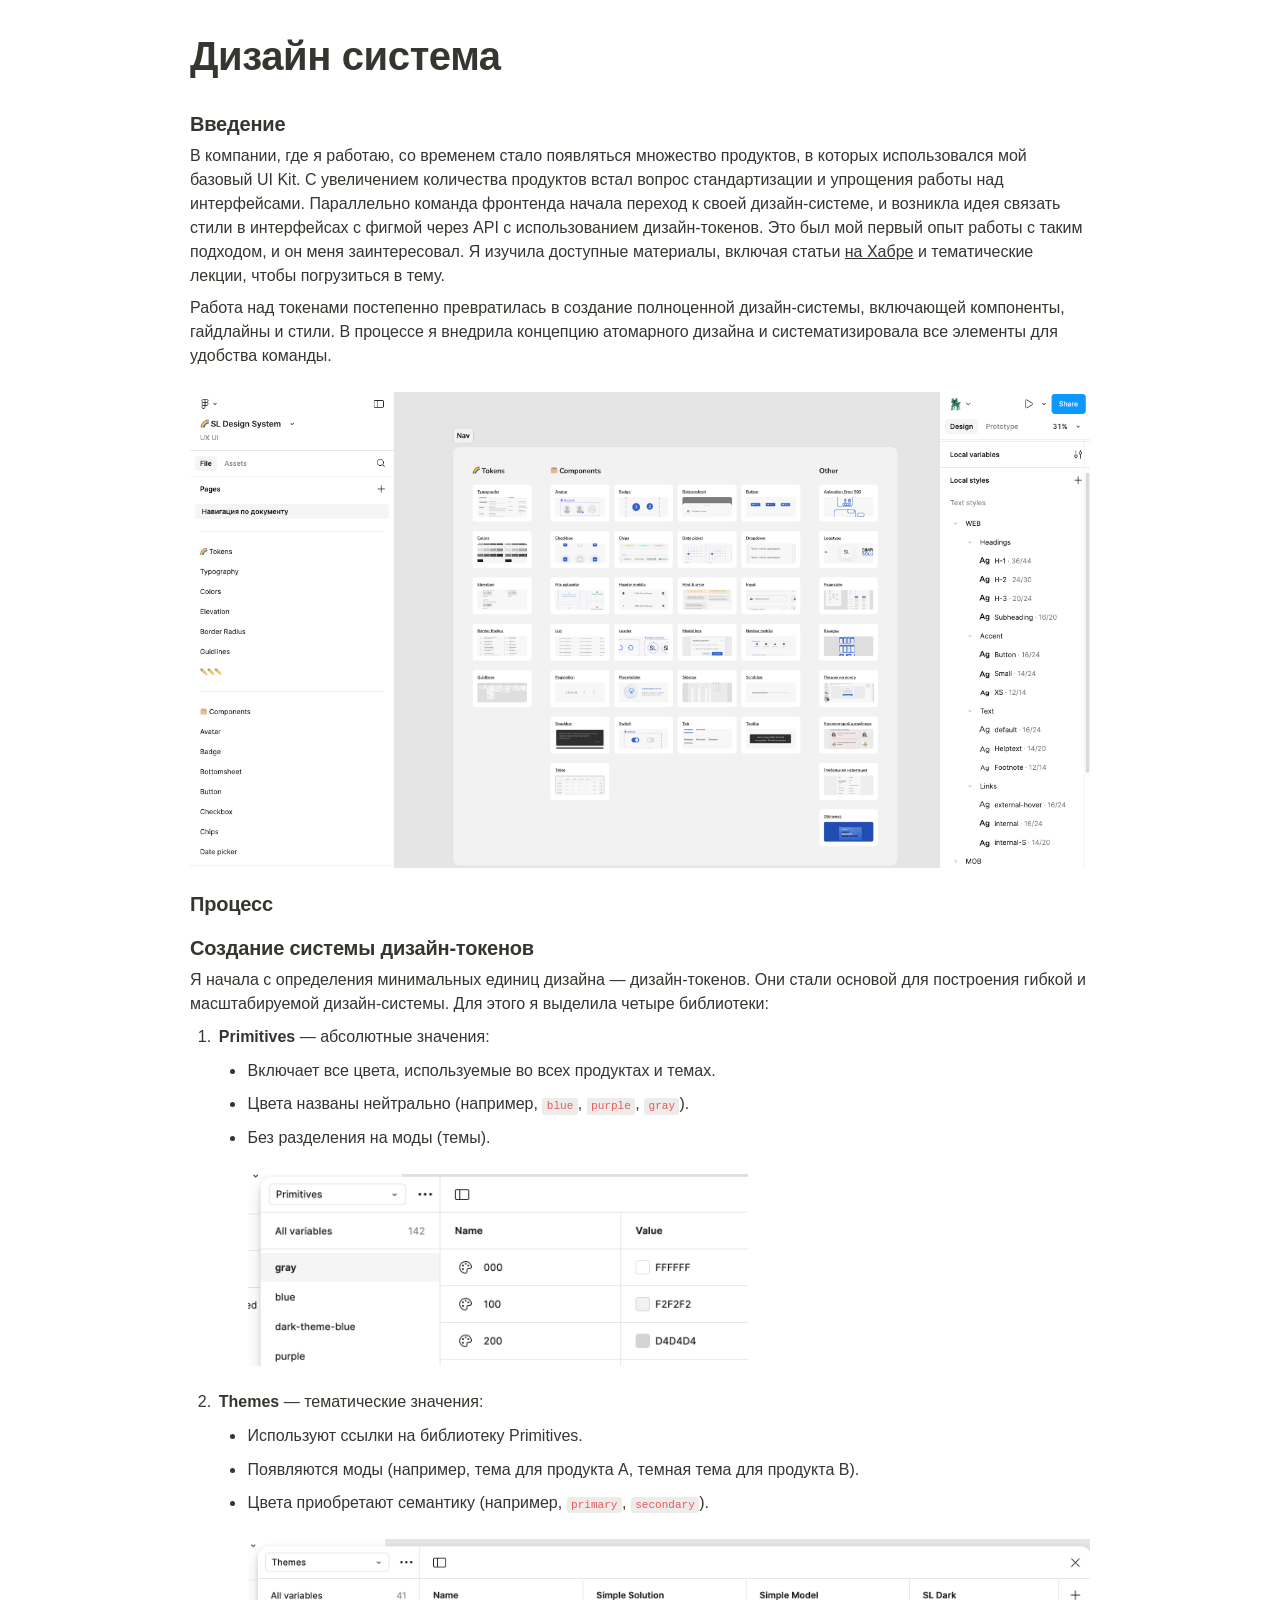
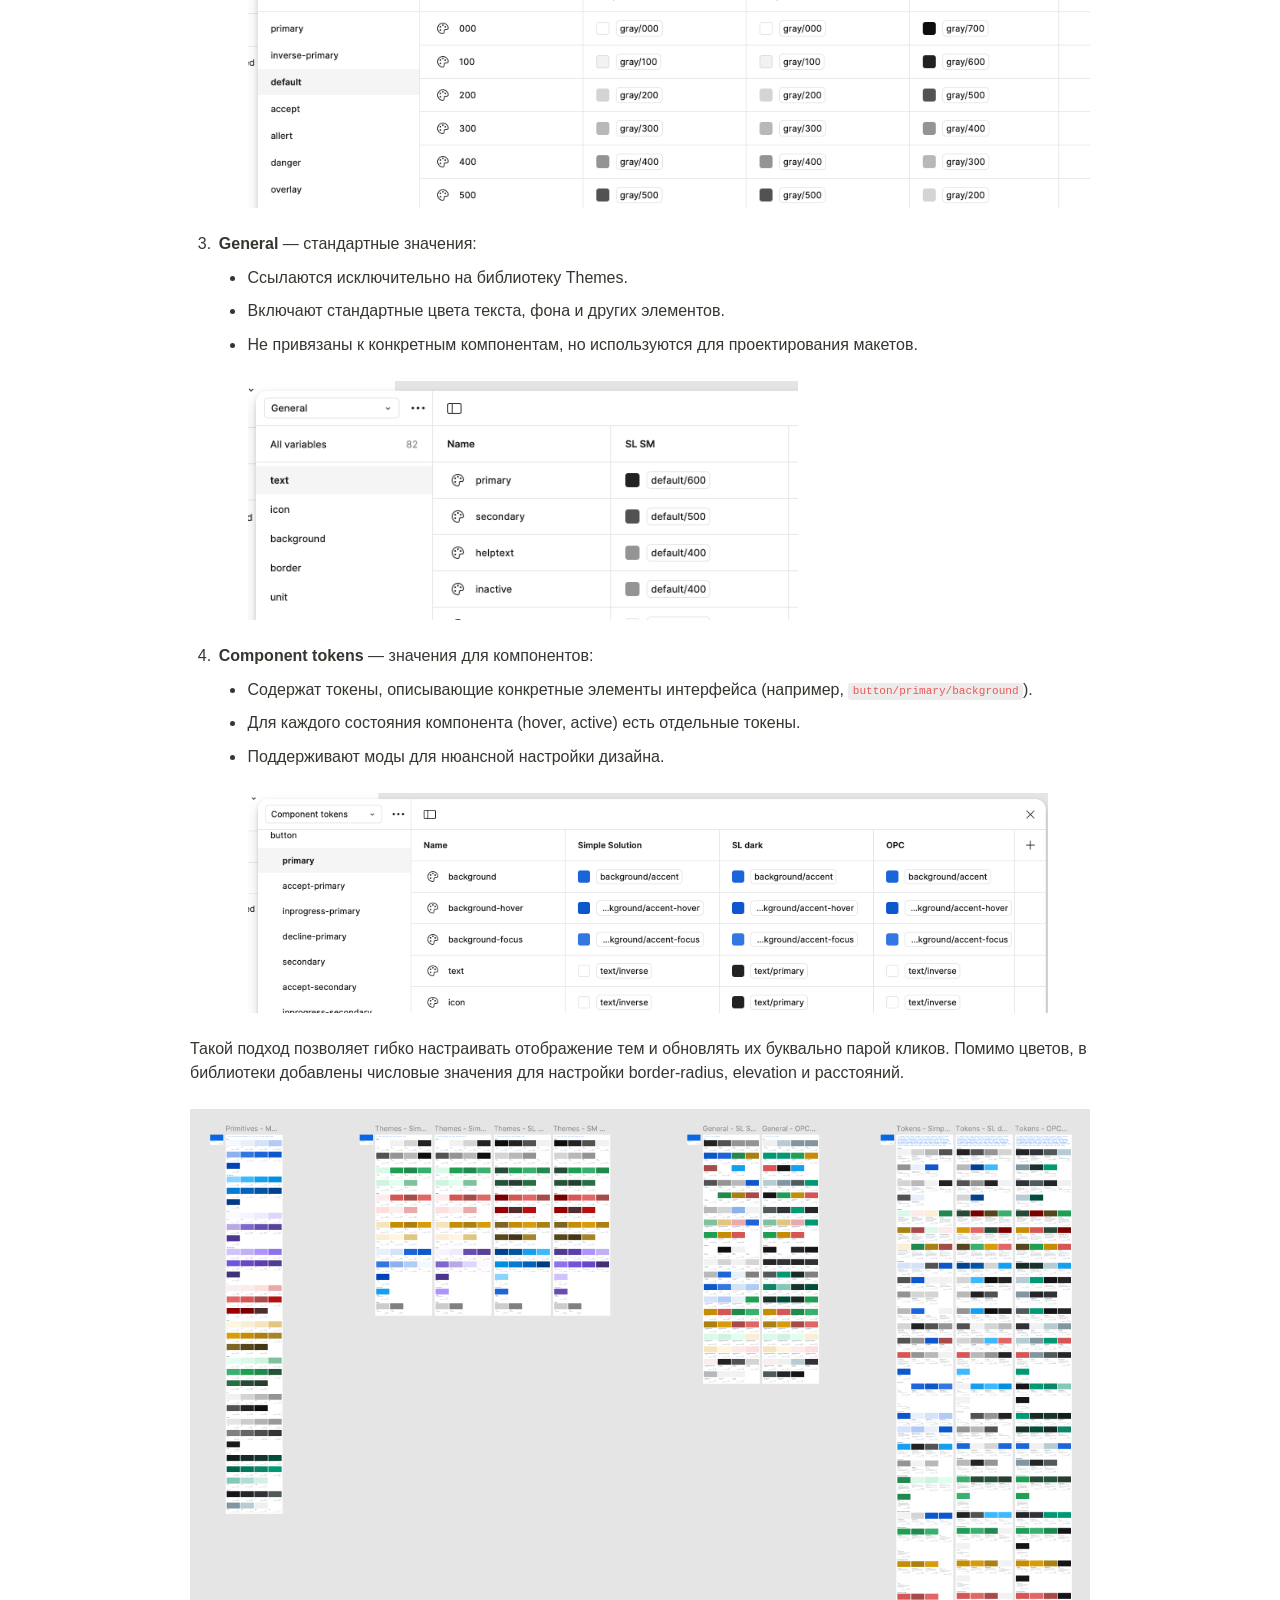
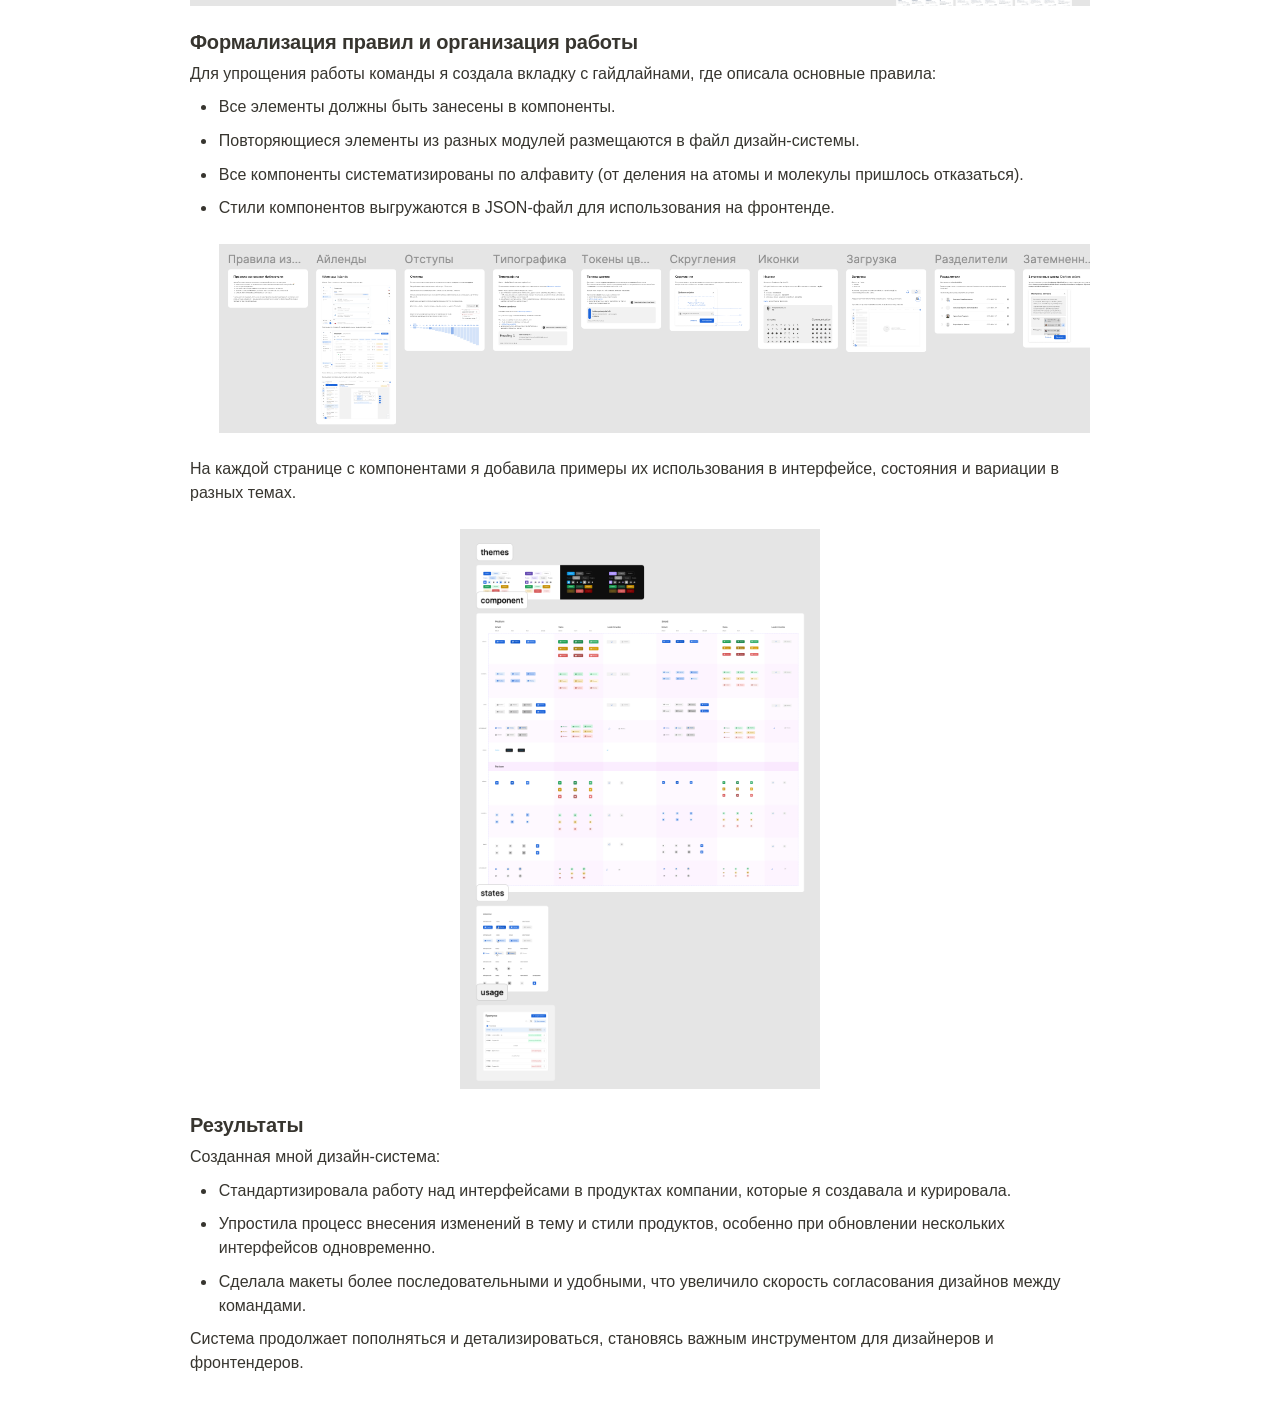
<file: ds/case-ds.html>
<html><head><meta http-equiv="Content-Type" content="text/html; charset=utf-8"/><title>Дизайн система</title><style>
/* cspell:disable-file */
/* webkit printing magic: print all background colors */
html {
	-webkit-print-color-adjust: exact;
}
* {
	box-sizing: border-box;
	-webkit-print-color-adjust: exact;
}

html,
body {
	margin: 0;
	padding: 0;
}
@media only screen {
	body {
		margin: 2em auto;
		max-width: 900px;
		color: rgb(55, 53, 47);
	}
}

body {
	line-height: 1.5;
	white-space: pre-wrap;
}

a,
a.visited {
	color: inherit;
	text-decoration: underline;
}

.pdf-relative-link-path {
	font-size: 80%;
	color: #444;
}

h1,
h2,
h3 {
	letter-spacing: -0.01em;
	line-height: 1.2;
	font-weight: 600;
	margin-bottom: 0;
}

.page-title {
	font-size: 2.5rem;
	font-weight: 700;
	margin-top: 0;
	margin-bottom: 0.75em;
}

h1 {
	font-size: 1.875rem;
	margin-top: 1.875rem;
}

h2 {
	font-size: 1.5rem;
	margin-top: 1.5rem;
}

h3 {
	font-size: 1.25rem;
	margin-top: 1.25rem;
}

.source {
	border: 1px solid #ddd;
	border-radius: 3px;
	padding: 1.5em;
	word-break: break-all;
}

.callout {
	border-radius: 3px;
	padding: 1rem;
}

figure {
	margin: 1.25em 0;
	page-break-inside: avoid;
}

figcaption {
	opacity: 0.5;
	font-size: 85%;
	margin-top: 0.5em;
}

mark {
	background-color: transparent;
}

.indented {
	padding-left: 1.5em;
}

hr {
	background: transparent;
	display: block;
	width: 100%;
	height: 1px;
	visibility: visible;
	border: none;
	border-bottom: 1px solid rgba(55, 53, 47, 0.09);
}

img {
	max-width: 100%;
}

@media only print {
	img {
		max-height: 100vh;
		object-fit: contain;
	}
}

@page {
	margin: 1in;
}

.collection-content {
	font-size: 0.875rem;
}

.column-list {
	display: flex;
	justify-content: space-between;
}

.column {
	padding: 0 1em;
}

.column:first-child {
	padding-left: 0;
}

.column:last-child {
	padding-right: 0;
}

.table_of_contents-item {
	display: block;
	font-size: 0.875rem;
	line-height: 1.3;
	padding: 0.125rem;
}

.table_of_contents-indent-1 {
	margin-left: 1.5rem;
}

.table_of_contents-indent-2 {
	margin-left: 3rem;
}

.table_of_contents-indent-3 {
	margin-left: 4.5rem;
}

.table_of_contents-link {
	text-decoration: none;
	opacity: 0.7;
	border-bottom: 1px solid rgba(55, 53, 47, 0.18);
}

table,
th,
td {
	border: 1px solid rgba(55, 53, 47, 0.09);
	border-collapse: collapse;
}

table {
	border-left: none;
	border-right: none;
}

th,
td {
	font-weight: normal;
	padding: 0.25em 0.5em;
	line-height: 1.5;
	min-height: 1.5em;
	text-align: left;
}

th {
	color: rgba(55, 53, 47, 0.6);
}

ol,
ul {
	margin: 0;
	margin-block-start: 0.6em;
	margin-block-end: 0.6em;
}

li > ol:first-child,
li > ul:first-child {
	margin-block-start: 0.6em;
}

ul > li {
	list-style: disc;
}

ul.to-do-list {
	padding-inline-start: 0;
}

ul.to-do-list > li {
	list-style: none;
}

.to-do-children-checked {
	text-decoration: line-through;
	opacity: 0.375;
}

ul.toggle > li {
	list-style: none;
}

ul {
	padding-inline-start: 1.7em;
}

ul > li {
	padding-left: 0.1em;
}

ol {
	padding-inline-start: 1.6em;
}

ol > li {
	padding-left: 0.2em;
}

.mono ol {
	padding-inline-start: 2em;
}

.mono ol > li {
	text-indent: -0.4em;
}

.toggle {
	padding-inline-start: 0em;
	list-style-type: none;
}

/* Indent toggle children */
.toggle > li > details {
	padding-left: 1.7em;
}

.toggle > li > details > summary {
	margin-left: -1.1em;
}

.selected-value {
	display: inline-block;
	padding: 0 0.5em;
	background: rgba(206, 205, 202, 0.5);
	border-radius: 3px;
	margin-right: 0.5em;
	margin-top: 0.3em;
	margin-bottom: 0.3em;
	white-space: nowrap;
}

.collection-title {
	display: inline-block;
	margin-right: 1em;
}

.page-description {
	margin-bottom: 2em;
}

.simple-table {
	margin-top: 1em;
	font-size: 0.875rem;
	empty-cells: show;
}
.simple-table td {
	height: 29px;
	min-width: 120px;
}

.simple-table th {
	height: 29px;
	min-width: 120px;
}

.simple-table-header-color {
	background: rgb(247, 246, 243);
	color: black;
}
.simple-table-header {
	font-weight: 500;
}

time {
	opacity: 0.5;
}

.icon {
	display: inline-block;
	max-width: 1.2em;
	max-height: 1.2em;
	text-decoration: none;
	vertical-align: text-bottom;
	margin-right: 0.5em;
}

img.icon {
	border-radius: 3px;
}

.user-icon {
	width: 1.5em;
	height: 1.5em;
	border-radius: 100%;
	margin-right: 0.5rem;
}

.user-icon-inner {
	font-size: 0.8em;
}

.text-icon {
	border: 1px solid #000;
	text-align: center;
}

.page-cover-image {
	display: block;
	object-fit: cover;
	width: 100%;
	max-height: 30vh;
}

.page-header-icon {
	font-size: 3rem;
	margin-bottom: 1rem;
}

.page-header-icon-with-cover {
	margin-top: -0.72em;
	margin-left: 0.07em;
}

.page-header-icon img {
	border-radius: 3px;
}

.link-to-page {
	margin: 1em 0;
	padding: 0;
	border: none;
	font-weight: 500;
}

p > .user {
	opacity: 0.5;
}

td > .user,
td > time {
	white-space: nowrap;
}

input[type="checkbox"] {
	transform: scale(1.5);
	margin-right: 0.6em;
	vertical-align: middle;
}

p {
	margin-top: 0.5em;
	margin-bottom: 0.5em;
}

.image {
	border: none;
	margin: 1.5em 0;
	padding: 0;
	border-radius: 0;
	text-align: left;
}

.code,
code {
	background: rgba(135, 131, 120, 0.15);
	border-radius: 3px;
	padding: 0.2em 0.4em;
	border-radius: 3px;
	font-size: 85%;
	tab-size: 2;
}

code {
	color: #eb5757;
}

.code {
	padding: 1.5em 1em;
}

.code-wrap {
	white-space: pre-wrap;
	word-break: break-all;
}

.code > code {
	background: none;
	padding: 0;
	font-size: 100%;
	color: inherit;
}

blockquote {
	font-size: 1.25em;
	margin: 1em 0;
	padding-left: 1em;
	border-left: 3px solid rgb(55, 53, 47);
}

.bookmark {
	text-decoration: none;
	max-height: 8em;
	padding: 0;
	display: flex;
	width: 100%;
	align-items: stretch;
}

.bookmark-title {
	font-size: 0.85em;
	overflow: hidden;
	text-overflow: ellipsis;
	height: 1.75em;
	white-space: nowrap;
}

.bookmark-text {
	display: flex;
	flex-direction: column;
}

.bookmark-info {
	flex: 4 1 180px;
	padding: 12px 14px 14px;
	display: flex;
	flex-direction: column;
	justify-content: space-between;
}

.bookmark-image {
	width: 33%;
	flex: 1 1 180px;
	display: block;
	position: relative;
	object-fit: cover;
	border-radius: 1px;
}

.bookmark-description {
	color: rgba(55, 53, 47, 0.6);
	font-size: 0.75em;
	overflow: hidden;
	max-height: 4.5em;
	word-break: break-word;
}

.bookmark-href {
	font-size: 0.75em;
	margin-top: 0.25em;
}

.sans { font-family: ui-sans-serif, -apple-system, BlinkMacSystemFont, "Segoe UI Variable Display", "Segoe UI", Helvetica, "Apple Color Emoji", Arial, sans-serif, "Segoe UI Emoji", "Segoe UI Symbol"; }
.code { font-family: "SFMono-Regular", Menlo, Consolas, "PT Mono", "Liberation Mono", Courier, monospace; }
.serif { font-family: Lyon-Text, Georgia, ui-serif, serif; }
.mono { font-family: iawriter-mono, Nitti, Menlo, Courier, monospace; }
.pdf .sans { font-family: Inter, ui-sans-serif, -apple-system, BlinkMacSystemFont, "Segoe UI Variable Display", "Segoe UI", Helvetica, "Apple Color Emoji", Arial, sans-serif, "Segoe UI Emoji", "Segoe UI Symbol", 'Twemoji', 'Noto Color Emoji', 'Noto Sans CJK JP'; }
.pdf:lang(zh-CN) .sans { font-family: Inter, ui-sans-serif, -apple-system, BlinkMacSystemFont, "Segoe UI Variable Display", "Segoe UI", Helvetica, "Apple Color Emoji", Arial, sans-serif, "Segoe UI Emoji", "Segoe UI Symbol", 'Twemoji', 'Noto Color Emoji', 'Noto Sans CJK SC'; }
.pdf:lang(zh-TW) .sans { font-family: Inter, ui-sans-serif, -apple-system, BlinkMacSystemFont, "Segoe UI Variable Display", "Segoe UI", Helvetica, "Apple Color Emoji", Arial, sans-serif, "Segoe UI Emoji", "Segoe UI Symbol", 'Twemoji', 'Noto Color Emoji', 'Noto Sans CJK TC'; }
.pdf:lang(ko-KR) .sans { font-family: Inter, ui-sans-serif, -apple-system, BlinkMacSystemFont, "Segoe UI Variable Display", "Segoe UI", Helvetica, "Apple Color Emoji", Arial, sans-serif, "Segoe UI Emoji", "Segoe UI Symbol", 'Twemoji', 'Noto Color Emoji', 'Noto Sans CJK KR'; }
.pdf .code { font-family: Source Code Pro, "SFMono-Regular", Menlo, Consolas, "PT Mono", "Liberation Mono", Courier, monospace, 'Twemoji', 'Noto Color Emoji', 'Noto Sans Mono CJK JP'; }
.pdf:lang(zh-CN) .code { font-family: Source Code Pro, "SFMono-Regular", Menlo, Consolas, "PT Mono", "Liberation Mono", Courier, monospace, 'Twemoji', 'Noto Color Emoji', 'Noto Sans Mono CJK SC'; }
.pdf:lang(zh-TW) .code { font-family: Source Code Pro, "SFMono-Regular", Menlo, Consolas, "PT Mono", "Liberation Mono", Courier, monospace, 'Twemoji', 'Noto Color Emoji', 'Noto Sans Mono CJK TC'; }
.pdf:lang(ko-KR) .code { font-family: Source Code Pro, "SFMono-Regular", Menlo, Consolas, "PT Mono", "Liberation Mono", Courier, monospace, 'Twemoji', 'Noto Color Emoji', 'Noto Sans Mono CJK KR'; }
.pdf .serif { font-family: PT Serif, Lyon-Text, Georgia, ui-serif, serif, 'Twemoji', 'Noto Color Emoji', 'Noto Serif CJK JP'; }
.pdf:lang(zh-CN) .serif { font-family: PT Serif, Lyon-Text, Georgia, ui-serif, serif, 'Twemoji', 'Noto Color Emoji', 'Noto Serif CJK SC'; }
.pdf:lang(zh-TW) .serif { font-family: PT Serif, Lyon-Text, Georgia, ui-serif, serif, 'Twemoji', 'Noto Color Emoji', 'Noto Serif CJK TC'; }
.pdf:lang(ko-KR) .serif { font-family: PT Serif, Lyon-Text, Georgia, ui-serif, serif, 'Twemoji', 'Noto Color Emoji', 'Noto Serif CJK KR'; }
.pdf .mono { font-family: PT Mono, iawriter-mono, Nitti, Menlo, Courier, monospace, 'Twemoji', 'Noto Color Emoji', 'Noto Sans Mono CJK JP'; }
.pdf:lang(zh-CN) .mono { font-family: PT Mono, iawriter-mono, Nitti, Menlo, Courier, monospace, 'Twemoji', 'Noto Color Emoji', 'Noto Sans Mono CJK SC'; }
.pdf:lang(zh-TW) .mono { font-family: PT Mono, iawriter-mono, Nitti, Menlo, Courier, monospace, 'Twemoji', 'Noto Color Emoji', 'Noto Sans Mono CJK TC'; }
.pdf:lang(ko-KR) .mono { font-family: PT Mono, iawriter-mono, Nitti, Menlo, Courier, monospace, 'Twemoji', 'Noto Color Emoji', 'Noto Sans Mono CJK KR'; }
.highlight-default {
	color: rgba(55, 53, 47, 1);
}
.highlight-gray {
	color: rgba(120, 119, 116, 1);
	fill: rgba(120, 119, 116, 1);
}
.highlight-brown {
	color: rgba(159, 107, 83, 1);
	fill: rgba(159, 107, 83, 1);
}
.highlight-orange {
	color: rgba(217, 115, 13, 1);
	fill: rgba(217, 115, 13, 1);
}
.highlight-yellow {
	color: rgba(203, 145, 47, 1);
	fill: rgba(203, 145, 47, 1);
}
.highlight-teal {
	color: rgba(68, 131, 97, 1);
	fill: rgba(68, 131, 97, 1);
}
.highlight-blue {
	color: rgba(51, 126, 169, 1);
	fill: rgba(51, 126, 169, 1);
}
.highlight-purple {
	color: rgba(144, 101, 176, 1);
	fill: rgba(144, 101, 176, 1);
}
.highlight-pink {
	color: rgba(193, 76, 138, 1);
	fill: rgba(193, 76, 138, 1);
}
.highlight-red {
	color: rgba(212, 76, 71, 1);
	fill: rgba(212, 76, 71, 1);
}
.highlight-default_background {
	color: rgba(55, 53, 47, 1);
}
.highlight-gray_background {
	background: rgba(241, 241, 239, 1);
}
.highlight-brown_background {
	background: rgba(244, 238, 238, 1);
}
.highlight-orange_background {
	background: rgba(251, 236, 221, 1);
}
.highlight-yellow_background {
	background: rgba(251, 243, 219, 1);
}
.highlight-teal_background {
	background: rgba(237, 243, 236, 1);
}
.highlight-blue_background {
	background: rgba(231, 243, 248, 1);
}
.highlight-purple_background {
	background: rgba(244, 240, 247, 0.8);
}
.highlight-pink_background {
	background: rgba(249, 238, 243, 0.8);
}
.highlight-red_background {
	background: rgba(253, 235, 236, 1);
}
.block-color-default {
	color: inherit;
	fill: inherit;
}
.block-color-gray {
	color: rgba(120, 119, 116, 1);
	fill: rgba(120, 119, 116, 1);
}
.block-color-brown {
	color: rgba(159, 107, 83, 1);
	fill: rgba(159, 107, 83, 1);
}
.block-color-orange {
	color: rgba(217, 115, 13, 1);
	fill: rgba(217, 115, 13, 1);
}
.block-color-yellow {
	color: rgba(203, 145, 47, 1);
	fill: rgba(203, 145, 47, 1);
}
.block-color-teal {
	color: rgba(68, 131, 97, 1);
	fill: rgba(68, 131, 97, 1);
}
.block-color-blue {
	color: rgba(51, 126, 169, 1);
	fill: rgba(51, 126, 169, 1);
}
.block-color-purple {
	color: rgba(144, 101, 176, 1);
	fill: rgba(144, 101, 176, 1);
}
.block-color-pink {
	color: rgba(193, 76, 138, 1);
	fill: rgba(193, 76, 138, 1);
}
.block-color-red {
	color: rgba(212, 76, 71, 1);
	fill: rgba(212, 76, 71, 1);
}
.block-color-default_background {
	color: inherit;
	fill: inherit;
}
.block-color-gray_background {
	background: rgba(241, 241, 239, 1);
}
.block-color-brown_background {
	background: rgba(244, 238, 238, 1);
}
.block-color-orange_background {
	background: rgba(251, 236, 221, 1);
}
.block-color-yellow_background {
	background: rgba(251, 243, 219, 1);
}
.block-color-teal_background {
	background: rgba(237, 243, 236, 1);
}
.block-color-blue_background {
	background: rgba(231, 243, 248, 1);
}
.block-color-purple_background {
	background: rgba(244, 240, 247, 0.8);
}
.block-color-pink_background {
	background: rgba(249, 238, 243, 0.8);
}
.block-color-red_background {
	background: rgba(253, 235, 236, 1);
}
.select-value-color-uiBlue { background-color: rgba(35, 131, 226, .07); }
.select-value-color-pink { background-color: rgba(245, 224, 233, 1); }
.select-value-color-purple { background-color: rgba(232, 222, 238, 1); }
.select-value-color-green { background-color: rgba(219, 237, 219, 1); }
.select-value-color-gray { background-color: rgba(227, 226, 224, 1); }
.select-value-color-transparentGray { background-color: rgba(227, 226, 224, 0); }
.select-value-color-translucentGray { background-color: rgba(0, 0, 0, 0.06); }
.select-value-color-orange { background-color: rgba(250, 222, 201, 1); }
.select-value-color-brown { background-color: rgba(238, 224, 218, 1); }
.select-value-color-red { background-color: rgba(255, 226, 221, 1); }
.select-value-color-yellow { background-color: rgba(253, 236, 200, 1); }
.select-value-color-blue { background-color: rgba(211, 229, 239, 1); }
.select-value-color-pageGlass { background-color: undefined; }
.select-value-color-washGlass { background-color: undefined; }

.checkbox {
	display: inline-flex;
	vertical-align: text-bottom;
	width: 16;
	height: 16;
	background-size: 16px;
	margin-left: 2px;
	margin-right: 5px;
}

.checkbox-on {
	background-image: url("data:image/svg+xml;charset=UTF-8,%3Csvg%20width%3D%2216%22%20height%3D%2216%22%20viewBox%3D%220%200%2016%2016%22%20fill%3D%22none%22%20xmlns%3D%22http%3A%2F%2Fwww.w3.org%2F2000%2Fsvg%22%3E%0A%3Crect%20width%3D%2216%22%20height%3D%2216%22%20fill%3D%22%2358A9D7%22%2F%3E%0A%3Cpath%20d%3D%22M6.71429%2012.2852L14%204.9995L12.7143%203.71436L6.71429%209.71378L3.28571%206.2831L2%207.57092L6.71429%2012.2852Z%22%20fill%3D%22white%22%2F%3E%0A%3C%2Fsvg%3E");
}

.checkbox-off {
	background-image: url("data:image/svg+xml;charset=UTF-8,%3Csvg%20width%3D%2216%22%20height%3D%2216%22%20viewBox%3D%220%200%2016%2016%22%20fill%3D%22none%22%20xmlns%3D%22http%3A%2F%2Fwww.w3.org%2F2000%2Fsvg%22%3E%0A%3Crect%20x%3D%220.75%22%20y%3D%220.75%22%20width%3D%2214.5%22%20height%3D%2214.5%22%20fill%3D%22white%22%20stroke%3D%22%2336352F%22%20stroke-width%3D%221.5%22%2F%3E%0A%3C%2Fsvg%3E");
}
	
</style></head><body><article id="18220e06-b5b1-80c2-b226-e3b09414ad91" class="page sans"><header><h1 class="page-title">Дизайн система</mark></h1><p class="page-description"></p></header><div class="page-body"><h3 id="18220e06-b5b1-802a-aa66-faf7f113cf92" class="">Введение</h3><p id="18220e06-b5b1-8010-8dad-d8793c6f45de" class="">В компании, где я работаю, со временем стало появляться множество продуктов, в которых использовался мой базовый UI Kit. С увеличением количества продуктов встал вопрос стандартизации и упрощения работы над интерфейсами. Параллельно команда фронтенда начала переход к своей дизайн-системе, и возникла идея связать стили в интерфейсах с фигмой через API с использованием дизайн-токенов. Это был мой первый опыт работы с таким подходом, и он меня заинтересовал. Я изучила доступные материалы, включая статьи <a href="https://habr.com/ru/companies/usetech/articles/673196/">на Хабре</a> и тематические лекции, чтобы погрузиться в тему.</p><p id="18220e06-b5b1-80b9-9bb2-e8afe84003e8" class="">Работа над токенами постепенно превратилась в создание полноценной дизайн-системы, включающей компоненты, гайдлайны и стили. В процессе я внедрила концепцию атомарного дизайна и систематизировала все элементы для удобства команды.</p><figure id="18220e06-b5b1-8052-8a4b-e93f3cd32b52" class="image"><a href="img/nav.png"><img  src="img/nav.png"/></a></figure><h3 id="18220e06-b5b1-80c0-b9ea-d92b4706a089" class="">Процесс</h3><h3 id="18220e06-b5b1-80ed-a478-fee8b08b86df" class="">Создание системы дизайн-токенов</h3><p id="18220e06-b5b1-801d-ab69-f2f0e49b153b" class="">Я начала с определения минимальных единиц дизайна — дизайн-токенов. Они стали основой для построения гибкой и масштабируемой дизайн-системы. Для этого я выделила четыре библиотеки:</p><ol type="1" id="18220e06-b5b1-8040-bc37-fe73da3b9885" class="numbered-list" start="1"><li><strong>Primitives</strong> — абсолютные значения:<ul id="18220e06-b5b1-80c6-a3a9-c1eee200add6" class="bulleted-list"><li style="list-style-type:disc">Включает все цвета, используемые во всех продуктах и темах.</li></ul><ul id="18220e06-b5b1-803c-b01d-eaa01e29d31d" class="bulleted-list"><li style="list-style-type:disc">Цвета названы нейтрально (например, <code>blue</code>, <code>purple</code>, <code>gray</code>).</li></ul><ul id="18220e06-b5b1-8098-9c61-ed6078afa1a8" class="bulleted-list"><li style="list-style-type:disc">Без разделения на моды (темы).<figure id="18220e06-b5b1-807f-8ded-c72eb19b3ebb" class="image"><a href="img/prim.png"><img style="width:500px" src="img/prim.png"/></a></figure></li></ul></li></ol><ol type="1" id="18220e06-b5b1-80f0-9d10-f46bbf0fb87e" class="numbered-list" start="2"><li><strong>Themes</strong> — тематические значения:<ul id="18220e06-b5b1-804d-88d0-e90c43ab0d97" class="bulleted-list"><li style="list-style-type:disc">Используют ссылки на библиотеку Primitives.</li></ul><ul id="18220e06-b5b1-8006-89b7-fce835764e2e" class="bulleted-list"><li style="list-style-type:disc">Появляются моды (например, тема для продукта A, темная тема для продукта B).</li></ul><ul id="18220e06-b5b1-8096-845b-d5aea5e3a922" class="bulleted-list"><li style="list-style-type:disc">Цвета приобретают семантику (например, <code>primary</code>, <code>secondary</code>).<figure id="18220e06-b5b1-8064-81f9-f1055d9e6f09" class="image"><a href="mg/themes.png"><img style="width:2074px" src="img/themes.png"/></a></figure></li></ul></li></ol><ol type="1" id="18220e06-b5b1-803c-8ad1-c7a32fabb261" class="numbered-list" start="3"><li><strong>General</strong> — стандартные значения:<ul id="18220e06-b5b1-80df-86e0-c61a714861c4" class="bulleted-list"><li style="list-style-type:disc">Ссылаются исключительно на библиотеку Themes.</li></ul><ul id="18220e06-b5b1-8062-9de2-fd706031c6b2" class="bulleted-list"><li style="list-style-type:disc">Включают стандартные цвета текста, фона и других элементов.</li></ul><ul id="18220e06-b5b1-800e-a808-cb3bb55d83dd" class="bulleted-list"><li style="list-style-type:disc">Не привязаны к конкретным компонентам, но используются для проектирования макетов.<figure id="18220e06-b5b1-8063-a4de-c89421c88521" class="image"><a href="img/general.png"><img style="width:550px" src="img/general.png"/></a></figure></li></ul></li></ol><ol type="1" id="18220e06-b5b1-805a-b087-cf3bf53f5d7b" class="numbered-list" start="4"><li><strong>Component tokens</strong> — значения для компонентов:<ul id="18220e06-b5b1-8068-bb73-d8db8dc00ee0" class="bulleted-list"><li style="list-style-type:disc">Содержат токены, описывающие конкретные элементы интерфейса (например, <code>button/primary/background</code>).</li></ul><ul id="18220e06-b5b1-80dd-abfd-e7939e4aa38f" class="bulleted-list"><li style="list-style-type:disc">Для каждого состояния компонента (hover, active) есть отдельные токены.</li></ul><ul id="18220e06-b5b1-802d-b5ca-db71b28aceb0" class="bulleted-list"><li style="list-style-type:disc">Поддерживают моды для нюансной настройки дизайна.<figure id="18220e06-b5b1-801d-afe1-dd6348bac300" class="image"><a href="img/comp-tokens.png"><img style="width:800px" src="img/comp-tokens.png"/></a></figure></li></ul></li></ol><p id="18220e06-b5b1-80b6-bb09-d8ed442e1ae7" class="">Такой подход позволяет гибко настраивать отображение тем и обновлять их буквально парой кликов. Помимо цветов, в библиотеки добавлены числовые значения для настройки border-radius, elevation и расстояний.</p><figure id="18220e06-b5b1-80eb-8d89-c752298118a5" class="image"><a href="img/colors.png"><img src="img/colors.png"/></a></figure><h3 id="18220e06-b5b1-80b0-8f95-cc76482bddef" class="">Формализация правил и организация работы</h3><p id="18220e06-b5b1-80ee-82c4-c5e843492ce7" class="">Для упрощения работы команды я создала вкладку с гайдлайнами, где описала основные правила:</p><ul id="18220e06-b5b1-801e-9326-faac74a58730" class="bulleted-list"><li style="list-style-type:disc">Все элементы должны быть занесены в компоненты.</li></ul><ul id="18220e06-b5b1-80ff-b897-e8804fc67daa" class="bulleted-list"><li style="list-style-type:disc">Повторяющиеся элементы из разных модулей размещаются в файл дизайн-системы.</li></ul><ul id="18220e06-b5b1-800b-a5d1-ea791d538969" class="bulleted-list"><li style="list-style-type:disc">Все компоненты систематизированы по алфавиту (от деления на атомы и молекулы пришлось отказаться).</li></ul><ul id="18220e06-b5b1-80ad-957d-eddb12623214" class="bulleted-list"><li style="list-style-type:disc">Стили компонентов выгружаются в JSON-файл для использования на фронтенде.<figure id="18220e06-b5b1-803e-848e-ee837630b2f2" class="image"><a href="img/guidlines.png"><img src="img/guidlines.png"/></a></figure></li></ul><p id="18220e06-b5b1-8001-adf4-f1e283b7580a" class="">На каждой странице с компонентами я добавила примеры их использования в интерфейсе, состояния и вариации в разных темах.</p><figure id="18220e06-b5b1-803a-9c69-f1e10a113dc4" class="image" style="text-align:center"><a href="img/comp.png"><img style="width:360px" src="img/comp.png"/></a></figure><h3 id="18220e06-b5b1-8088-8b2f-e873599e4184" class="">Результаты</h3><p id="18220e06-b5b1-802a-8291-dbb6f8203771" class="">Созданная мной дизайн-система:</p><ul id="18220e06-b5b1-8057-9f40-ccd94745cb78" class="bulleted-list"><li style="list-style-type:disc">Стандартизировала работу над интерфейсами в продуктах компании, которые я создавала и курировала.</li></ul><ul id="18220e06-b5b1-80dc-a7a7-dc0752baed75" class="bulleted-list"><li style="list-style-type:disc">Упростила процесс внесения изменений в тему и стили продуктов, особенно при обновлении нескольких интерфейсов одновременно.</li></ul><ul id="18220e06-b5b1-8054-8c55-e71db8e15b89" class="bulleted-list"><li style="list-style-type:disc">Сделала макеты более последовательными и удобными, что увеличило скорость согласования дизайнов между командами.</li></ul><p id="18220e06-b5b1-8018-8d29-d79e6635f2de" class="">Система продолжает пополняться и детализироваться, становясь важным инструментом для дизайнеров и фронтендеров.<span class="sans" style="font-size:14px;padding-top:2em"></span></body></html>
</file>
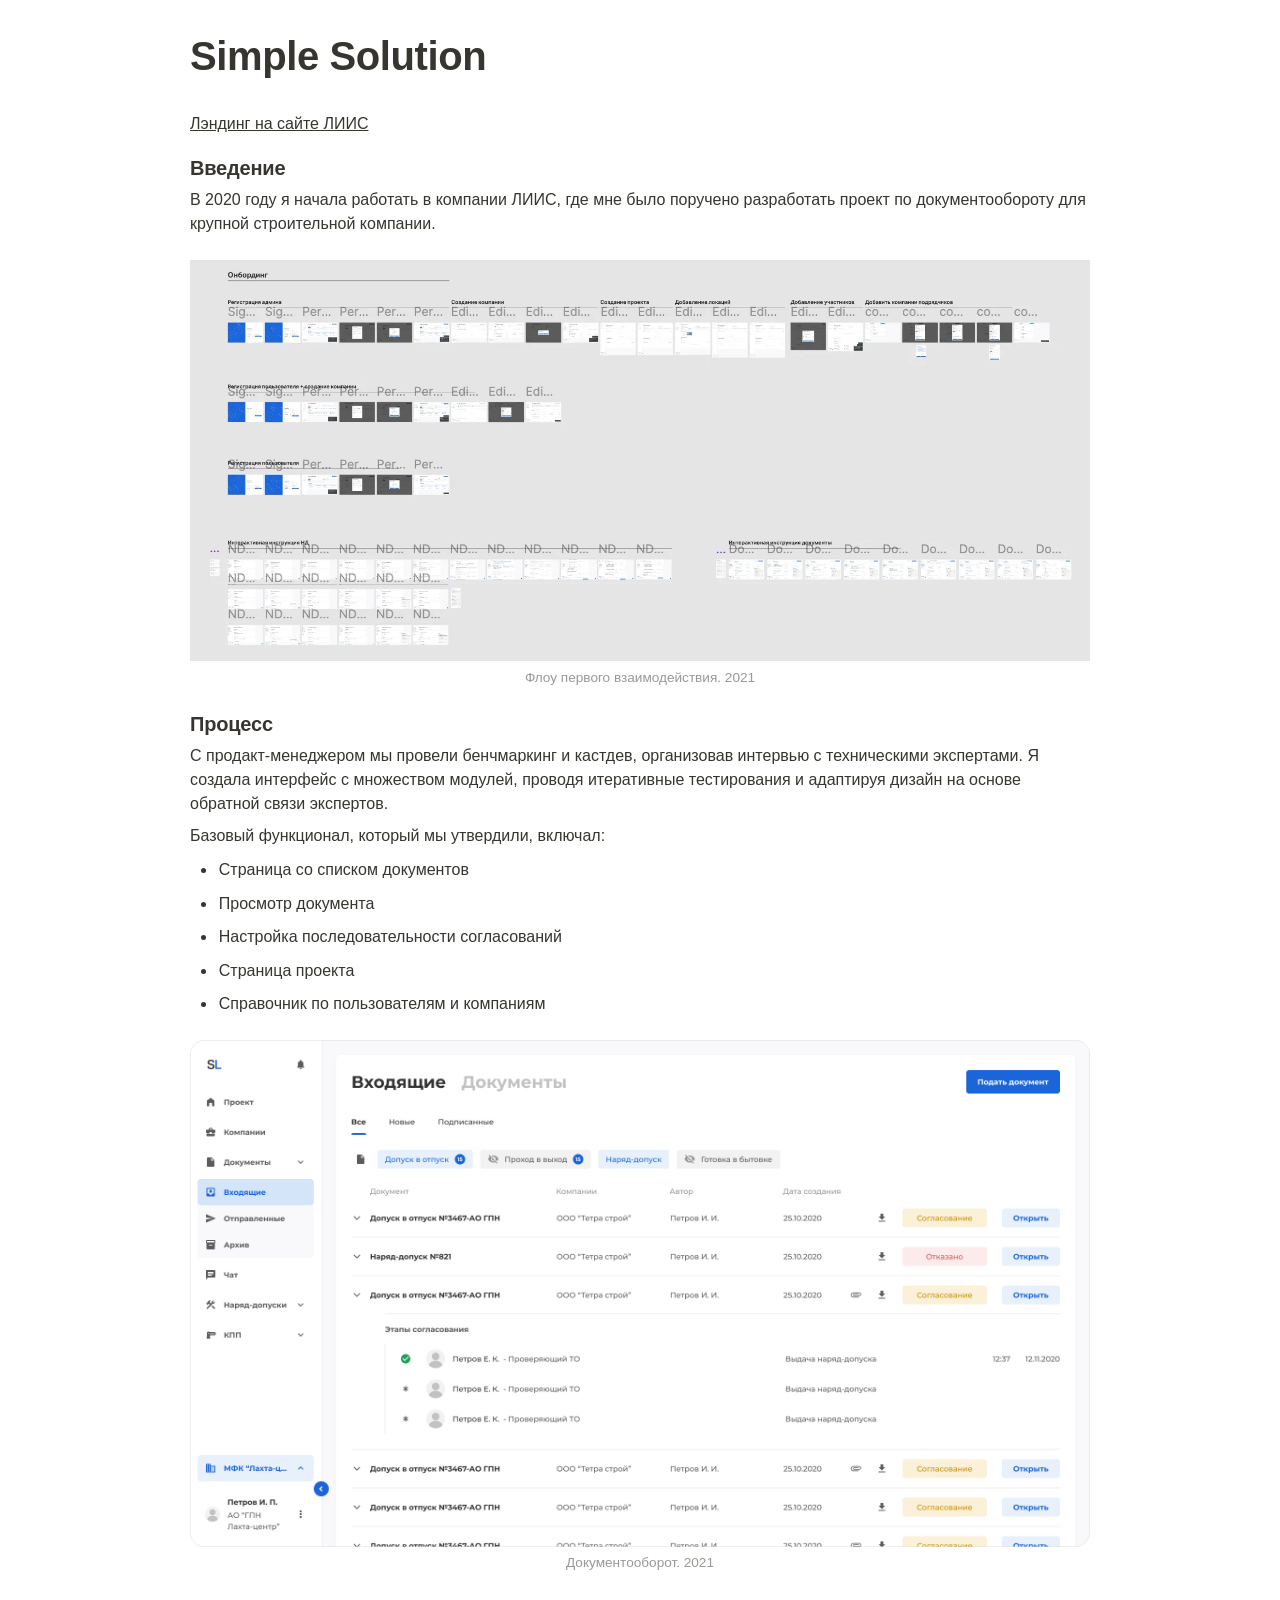
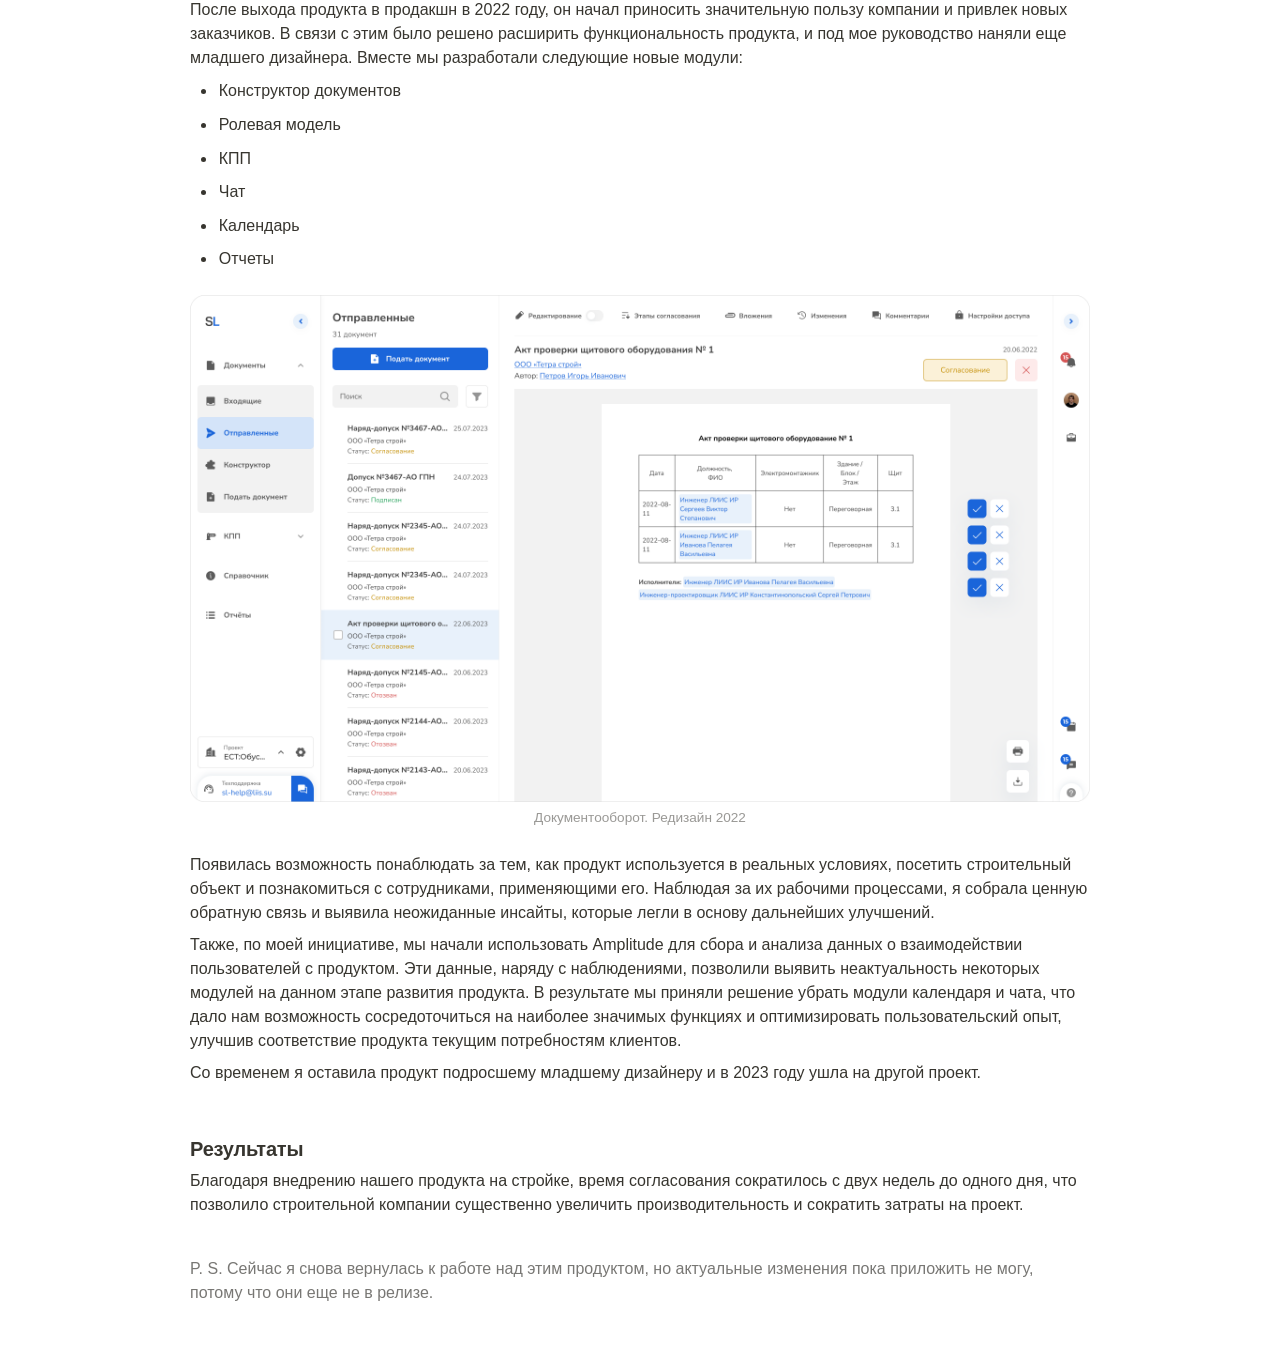
<file: sl/case-sl.html>
<html><head><meta http-equiv="Content-Type" content="text/html; charset=utf-8"/><title>Simple Solution</title><style>
/* cspell:disable-file */
/* webkit printing magic: print all background colors */
html {
	-webkit-print-color-adjust: exact;
}
* {
	box-sizing: border-box;
	-webkit-print-color-adjust: exact;
}

html,
body {
	margin: 0;
	padding: 0;
}
@media only screen {
	body {
		margin: 2em auto;
		max-width: 900px;
		color: rgb(55, 53, 47);
	}
}

body {
	line-height: 1.5;
	white-space: pre-wrap;
}

a,
a.visited {
	color: inherit;
	text-decoration: underline;
}

.pdf-relative-link-path {
	font-size: 80%;
	color: #444;
}

h1,
h2,
h3 {
	letter-spacing: -0.01em;
	line-height: 1.2;
	font-weight: 600;
	margin-bottom: 0;
}

.page-title {
	font-size: 2.5rem;
	font-weight: 700;
	margin-top: 0;
	margin-bottom: 0.75em;
}

h1 {
	font-size: 1.875rem;
	margin-top: 1.875rem;
}

h2 {
	font-size: 1.5rem;
	margin-top: 1.5rem;
}

h3 {
	font-size: 1.25rem;
	margin-top: 1.25rem;
}

.source {
	border: 1px solid #ddd;
	border-radius: 3px;
	padding: 1.5em;
	word-break: break-all;
}

.callout {
	border-radius: 3px;
	padding: 1rem;
}

figure {
	margin: 1.25em 0;
	page-break-inside: avoid;
}

figcaption {
	opacity: 0.5;
	font-size: 85%;
	margin-top: 0.5em;
}

mark {
	background-color: transparent;
}

.indented {
	padding-left: 1.5em;
}

hr {
	background: transparent;
	display: block;
	width: 100%;
	height: 1px;
	visibility: visible;
	border: none;
	border-bottom: 1px solid rgba(55, 53, 47, 0.09);
}

img {
	max-width: 100%;
}

@media only print {
	img {
		max-height: 100vh;
		object-fit: contain;
	}
}

@page {
	margin: 1in;
}

.collection-content {
	font-size: 0.875rem;
}

.column-list {
	display: flex;
	justify-content: space-between;
}

.column {
	padding: 0 1em;
}

.column:first-child {
	padding-left: 0;
}

.column:last-child {
	padding-right: 0;
}

.table_of_contents-item {
	display: block;
	font-size: 0.875rem;
	line-height: 1.3;
	padding: 0.125rem;
}

.table_of_contents-indent-1 {
	margin-left: 1.5rem;
}

.table_of_contents-indent-2 {
	margin-left: 3rem;
}

.table_of_contents-indent-3 {
	margin-left: 4.5rem;
}

.table_of_contents-link {
	text-decoration: none;
	opacity: 0.7;
	border-bottom: 1px solid rgba(55, 53, 47, 0.18);
}

table,
th,
td {
	border: 1px solid rgba(55, 53, 47, 0.09);
	border-collapse: collapse;
}

table {
	border-left: none;
	border-right: none;
}

th,
td {
	font-weight: normal;
	padding: 0.25em 0.5em;
	line-height: 1.5;
	min-height: 1.5em;
	text-align: left;
}

th {
	color: rgba(55, 53, 47, 0.6);
}

ol,
ul {
	margin: 0;
	margin-block-start: 0.6em;
	margin-block-end: 0.6em;
}

li > ol:first-child,
li > ul:first-child {
	margin-block-start: 0.6em;
}

ul > li {
	list-style: disc;
}

ul.to-do-list {
	padding-inline-start: 0;
}

ul.to-do-list > li {
	list-style: none;
}

.to-do-children-checked {
	text-decoration: line-through;
	opacity: 0.375;
}

ul.toggle > li {
	list-style: none;
}

ul {
	padding-inline-start: 1.7em;
}

ul > li {
	padding-left: 0.1em;
}

ol {
	padding-inline-start: 1.6em;
}

ol > li {
	padding-left: 0.2em;
}

.mono ol {
	padding-inline-start: 2em;
}

.mono ol > li {
	text-indent: -0.4em;
}

.toggle {
	padding-inline-start: 0em;
	list-style-type: none;
}

/* Indent toggle children */
.toggle > li > details {
	padding-left: 1.7em;
}

.toggle > li > details > summary {
	margin-left: -1.1em;
}

.selected-value {
	display: inline-block;
	padding: 0 0.5em;
	background: rgba(206, 205, 202, 0.5);
	border-radius: 3px;
	margin-right: 0.5em;
	margin-top: 0.3em;
	margin-bottom: 0.3em;
	white-space: nowrap;
}

.collection-title {
	display: inline-block;
	margin-right: 1em;
}

.page-description {
	margin-bottom: 2em;
}

.simple-table {
	margin-top: 1em;
	font-size: 0.875rem;
	empty-cells: show;
}
.simple-table td {
	height: 29px;
	min-width: 120px;
}

.simple-table th {
	height: 29px;
	min-width: 120px;
}

.simple-table-header-color {
	background: rgb(247, 246, 243);
	color: black;
}
.simple-table-header {
	font-weight: 500;
}

time {
	opacity: 0.5;
}

.icon {
	display: inline-block;
	max-width: 1.2em;
	max-height: 1.2em;
	text-decoration: none;
	vertical-align: text-bottom;
	margin-right: 0.5em;
}

img.icon {
	border-radius: 3px;
}

.user-icon {
	width: 1.5em;
	height: 1.5em;
	border-radius: 100%;
	margin-right: 0.5rem;
}

.user-icon-inner {
	font-size: 0.8em;
}

.text-icon {
	border: 1px solid #000;
	text-align: center;
}

.page-cover-image {
	display: block;
	object-fit: cover;
	width: 100%;
	max-height: 30vh;
}

.page-header-icon {
	font-size: 3rem;
	margin-bottom: 1rem;
}

.page-header-icon-with-cover {
	margin-top: -0.72em;
	margin-left: 0.07em;
}

.page-header-icon img {
	border-radius: 3px;
}

.link-to-page {
	margin: 1em 0;
	padding: 0;
	border: none;
	font-weight: 500;
}

p > .user {
	opacity: 0.5;
}

td > .user,
td > time {
	white-space: nowrap;
}

input[type="checkbox"] {
	transform: scale(1.5);
	margin-right: 0.6em;
	vertical-align: middle;
}

p {
	margin-top: 0.5em;
	margin-bottom: 0.5em;
}

.image {
	border: none;
	margin: 1.5em 0;
	padding: 0;
	border-radius: 0;
	text-align: center;
}

.code,
code {
	background: rgba(135, 131, 120, 0.15);
	border-radius: 3px;
	padding: 0.2em 0.4em;
	border-radius: 3px;
	font-size: 85%;
	tab-size: 2;
}

code {
	color: #eb5757;
}

.code {
	padding: 1.5em 1em;
}

.code-wrap {
	white-space: pre-wrap;
	word-break: break-all;
}

.code > code {
	background: none;
	padding: 0;
	font-size: 100%;
	color: inherit;
}

blockquote {
	font-size: 1.25em;
	margin: 1em 0;
	padding-left: 1em;
	border-left: 3px solid rgb(55, 53, 47);
}

.bookmark {
	text-decoration: none;
	max-height: 8em;
	padding: 0;
	display: flex;
	width: 100%;
	align-items: stretch;
}

.bookmark-title {
	font-size: 0.85em;
	overflow: hidden;
	text-overflow: ellipsis;
	height: 1.75em;
	white-space: nowrap;
}

.bookmark-text {
	display: flex;
	flex-direction: column;
}

.bookmark-info {
	flex: 4 1 180px;
	padding: 12px 14px 14px;
	display: flex;
	flex-direction: column;
	justify-content: space-between;
}

.bookmark-image {
	width: 33%;
	flex: 1 1 180px;
	display: block;
	position: relative;
	object-fit: cover;
	border-radius: 1px;
}

.bookmark-description {
	color: rgba(55, 53, 47, 0.6);
	font-size: 0.75em;
	overflow: hidden;
	max-height: 4.5em;
	word-break: break-word;
}

.bookmark-href {
	font-size: 0.75em;
	margin-top: 0.25em;
}

.sans { font-family: ui-sans-serif, -apple-system, BlinkMacSystemFont, "Segoe UI Variable Display", "Segoe UI", Helvetica, "Apple Color Emoji", Arial, sans-serif, "Segoe UI Emoji", "Segoe UI Symbol"; }
.code { font-family: "SFMono-Regular", Menlo, Consolas, "PT Mono", "Liberation Mono", Courier, monospace; }
.serif { font-family: Lyon-Text, Georgia, ui-serif, serif; }
.mono { font-family: iawriter-mono, Nitti, Menlo, Courier, monospace; }
.pdf .sans { font-family: Inter, ui-sans-serif, -apple-system, BlinkMacSystemFont, "Segoe UI Variable Display", "Segoe UI", Helvetica, "Apple Color Emoji", Arial, sans-serif, "Segoe UI Emoji", "Segoe UI Symbol", 'Twemoji', 'Noto Color Emoji', 'Noto Sans CJK JP'; }
.pdf:lang(zh-CN) .sans { font-family: Inter, ui-sans-serif, -apple-system, BlinkMacSystemFont, "Segoe UI Variable Display", "Segoe UI", Helvetica, "Apple Color Emoji", Arial, sans-serif, "Segoe UI Emoji", "Segoe UI Symbol", 'Twemoji', 'Noto Color Emoji', 'Noto Sans CJK SC'; }
.pdf:lang(zh-TW) .sans { font-family: Inter, ui-sans-serif, -apple-system, BlinkMacSystemFont, "Segoe UI Variable Display", "Segoe UI", Helvetica, "Apple Color Emoji", Arial, sans-serif, "Segoe UI Emoji", "Segoe UI Symbol", 'Twemoji', 'Noto Color Emoji', 'Noto Sans CJK TC'; }
.pdf:lang(ko-KR) .sans { font-family: Inter, ui-sans-serif, -apple-system, BlinkMacSystemFont, "Segoe UI Variable Display", "Segoe UI", Helvetica, "Apple Color Emoji", Arial, sans-serif, "Segoe UI Emoji", "Segoe UI Symbol", 'Twemoji', 'Noto Color Emoji', 'Noto Sans CJK KR'; }
.pdf .code { font-family: Source Code Pro, "SFMono-Regular", Menlo, Consolas, "PT Mono", "Liberation Mono", Courier, monospace, 'Twemoji', 'Noto Color Emoji', 'Noto Sans Mono CJK JP'; }
.pdf:lang(zh-CN) .code { font-family: Source Code Pro, "SFMono-Regular", Menlo, Consolas, "PT Mono", "Liberation Mono", Courier, monospace, 'Twemoji', 'Noto Color Emoji', 'Noto Sans Mono CJK SC'; }
.pdf:lang(zh-TW) .code { font-family: Source Code Pro, "SFMono-Regular", Menlo, Consolas, "PT Mono", "Liberation Mono", Courier, monospace, 'Twemoji', 'Noto Color Emoji', 'Noto Sans Mono CJK TC'; }
.pdf:lang(ko-KR) .code { font-family: Source Code Pro, "SFMono-Regular", Menlo, Consolas, "PT Mono", "Liberation Mono", Courier, monospace, 'Twemoji', 'Noto Color Emoji', 'Noto Sans Mono CJK KR'; }
.pdf .serif { font-family: PT Serif, Lyon-Text, Georgia, ui-serif, serif, 'Twemoji', 'Noto Color Emoji', 'Noto Serif CJK JP'; }
.pdf:lang(zh-CN) .serif { font-family: PT Serif, Lyon-Text, Georgia, ui-serif, serif, 'Twemoji', 'Noto Color Emoji', 'Noto Serif CJK SC'; }
.pdf:lang(zh-TW) .serif { font-family: PT Serif, Lyon-Text, Georgia, ui-serif, serif, 'Twemoji', 'Noto Color Emoji', 'Noto Serif CJK TC'; }
.pdf:lang(ko-KR) .serif { font-family: PT Serif, Lyon-Text, Georgia, ui-serif, serif, 'Twemoji', 'Noto Color Emoji', 'Noto Serif CJK KR'; }
.pdf .mono { font-family: PT Mono, iawriter-mono, Nitti, Menlo, Courier, monospace, 'Twemoji', 'Noto Color Emoji', 'Noto Sans Mono CJK JP'; }
.pdf:lang(zh-CN) .mono { font-family: PT Mono, iawriter-mono, Nitti, Menlo, Courier, monospace, 'Twemoji', 'Noto Color Emoji', 'Noto Sans Mono CJK SC'; }
.pdf:lang(zh-TW) .mono { font-family: PT Mono, iawriter-mono, Nitti, Menlo, Courier, monospace, 'Twemoji', 'Noto Color Emoji', 'Noto Sans Mono CJK TC'; }
.pdf:lang(ko-KR) .mono { font-family: PT Mono, iawriter-mono, Nitti, Menlo, Courier, monospace, 'Twemoji', 'Noto Color Emoji', 'Noto Sans Mono CJK KR'; }
.highlight-default {
	color: rgba(55, 53, 47, 1);
}
.highlight-gray {
	color: rgba(120, 119, 116, 1);
	fill: rgba(120, 119, 116, 1);
}
.highlight-brown {
	color: rgba(159, 107, 83, 1);
	fill: rgba(159, 107, 83, 1);
}
.highlight-orange {
	color: rgba(217, 115, 13, 1);
	fill: rgba(217, 115, 13, 1);
}
.highlight-yellow {
	color: rgba(203, 145, 47, 1);
	fill: rgba(203, 145, 47, 1);
}
.highlight-teal {
	color: rgba(68, 131, 97, 1);
	fill: rgba(68, 131, 97, 1);
}
.highlight-blue {
	color: rgba(51, 126, 169, 1);
	fill: rgba(51, 126, 169, 1);
}
.highlight-purple {
	color: rgba(144, 101, 176, 1);
	fill: rgba(144, 101, 176, 1);
}
.highlight-pink {
	color: rgba(193, 76, 138, 1);
	fill: rgba(193, 76, 138, 1);
}
.highlight-red {
	color: rgba(212, 76, 71, 1);
	fill: rgba(212, 76, 71, 1);
}
.highlight-default_background {
	color: rgba(55, 53, 47, 1);
}
.highlight-gray_background {
	background: rgba(241, 241, 239, 1);
}
.highlight-brown_background {
	background: rgba(244, 238, 238, 1);
}
.highlight-orange_background {
	background: rgba(251, 236, 221, 1);
}
.highlight-yellow_background {
	background: rgba(251, 243, 219, 1);
}
.highlight-teal_background {
	background: rgba(237, 243, 236, 1);
}
.highlight-blue_background {
	background: rgba(231, 243, 248, 1);
}
.highlight-purple_background {
	background: rgba(244, 240, 247, 0.8);
}
.highlight-pink_background {
	background: rgba(249, 238, 243, 0.8);
}
.highlight-red_background {
	background: rgba(253, 235, 236, 1);
}
.block-color-default {
	color: inherit;
	fill: inherit;
}
.block-color-gray {
	color: rgba(120, 119, 116, 1);
	fill: rgba(120, 119, 116, 1);
}
.block-color-brown {
	color: rgba(159, 107, 83, 1);
	fill: rgba(159, 107, 83, 1);
}
.block-color-orange {
	color: rgba(217, 115, 13, 1);
	fill: rgba(217, 115, 13, 1);
}
.block-color-yellow {
	color: rgba(203, 145, 47, 1);
	fill: rgba(203, 145, 47, 1);
}
.block-color-teal {
	color: rgba(68, 131, 97, 1);
	fill: rgba(68, 131, 97, 1);
}
.block-color-blue {
	color: rgba(51, 126, 169, 1);
	fill: rgba(51, 126, 169, 1);
}
.block-color-purple {
	color: rgba(144, 101, 176, 1);
	fill: rgba(144, 101, 176, 1);
}
.block-color-pink {
	color: rgba(193, 76, 138, 1);
	fill: rgba(193, 76, 138, 1);
}
.block-color-red {
	color: rgba(212, 76, 71, 1);
	fill: rgba(212, 76, 71, 1);
}
.block-color-default_background {
	color: inherit;
	fill: inherit;
}
.block-color-gray_background {
	background: rgba(241, 241, 239, 1);
}
.block-color-brown_background {
	background: rgba(244, 238, 238, 1);
}
.block-color-orange_background {
	background: rgba(251, 236, 221, 1);
}
.block-color-yellow_background {
	background: rgba(251, 243, 219, 1);
}
.block-color-teal_background {
	background: rgba(237, 243, 236, 1);
}
.block-color-blue_background {
	background: rgba(231, 243, 248, 1);
}
.block-color-purple_background {
	background: rgba(244, 240, 247, 0.8);
}
.block-color-pink_background {
	background: rgba(249, 238, 243, 0.8);
}
.block-color-red_background {
	background: rgba(253, 235, 236, 1);
}
.select-value-color-uiBlue { background-color: rgba(35, 131, 226, .07); }
.select-value-color-pink { background-color: rgba(245, 224, 233, 1); }
.select-value-color-purple { background-color: rgba(232, 222, 238, 1); }
.select-value-color-green { background-color: rgba(219, 237, 219, 1); }
.select-value-color-gray { background-color: rgba(227, 226, 224, 1); }
.select-value-color-transparentGray { background-color: rgba(227, 226, 224, 0); }
.select-value-color-translucentGray { background-color: rgba(0, 0, 0, 0.06); }
.select-value-color-orange { background-color: rgba(250, 222, 201, 1); }
.select-value-color-brown { background-color: rgba(238, 224, 218, 1); }
.select-value-color-red { background-color: rgba(255, 226, 221, 1); }
.select-value-color-yellow { background-color: rgba(253, 236, 200, 1); }
.select-value-color-blue { background-color: rgba(211, 229, 239, 1); }
.select-value-color-pageGlass { background-color: undefined; }
.select-value-color-washGlass { background-color: undefined; }

.checkbox {
	display: inline-flex;
	vertical-align: text-bottom;
	width: 16;
	height: 16;
	background-size: 16px;
	margin-left: 2px;
	margin-right: 5px;
}

.checkbox-on {
	background-image: url("data:image/svg+xml;charset=UTF-8,%3Csvg%20width%3D%2216%22%20height%3D%2216%22%20viewBox%3D%220%200%2016%2016%22%20fill%3D%22none%22%20xmlns%3D%22http%3A%2F%2Fwww.w3.org%2F2000%2Fsvg%22%3E%0A%3Crect%20width%3D%2216%22%20height%3D%2216%22%20fill%3D%22%2358A9D7%22%2F%3E%0A%3Cpath%20d%3D%22M6.71429%2012.2852L14%204.9995L12.7143%203.71436L6.71429%209.71378L3.28571%206.2831L2%207.57092L6.71429%2012.2852Z%22%20fill%3D%22white%22%2F%3E%0A%3C%2Fsvg%3E");
}

.checkbox-off {
	background-image: url("data:image/svg+xml;charset=UTF-8,%3Csvg%20width%3D%2216%22%20height%3D%2216%22%20viewBox%3D%220%200%2016%2016%22%20fill%3D%22none%22%20xmlns%3D%22http%3A%2F%2Fwww.w3.org%2F2000%2Fsvg%22%3E%0A%3Crect%20x%3D%220.75%22%20y%3D%220.75%22%20width%3D%2214.5%22%20height%3D%2214.5%22%20fill%3D%22white%22%20stroke%3D%22%2336352F%22%20stroke-width%3D%221.5%22%2F%3E%0A%3C%2Fsvg%3E");
}
	
</style></head><body><article id="18220e06-b5b1-8073-99b0-f8fd0c33fcea" class="page sans"><header><h1 class="page-title">Simple Solution</mark></h1><p class="page-description"></p></header><div class="page-body"><p id="18220e06-b5b1-8030-8e7a-f8c7505b9c05" class=""><a href="https://liis.su/edms/">Лэндинг на сайте ЛИИС</a></p><h3 id="18220e06-b5b1-8085-9d4b-ec5ec5f3445b" class=""><strong>Введение</strong></h3><p id="18220e06-b5b1-80ef-a4ef-e7180830dc09" class="">В 2020 году я начала работать в компании ЛИИС, где мне было поручено разработать проект по документообороту для крупной строительной компании.</p><figure id="18220e06-b5b1-80f8-a539-d0a9e65f99cd" class="image"><a href="img/onboarding.png"><img src="img/onboarding.png"/></a><figcaption>Флоу первого взаимодействия. 2021</figcaption></figure><h3 id="18220e06-b5b1-8078-881c-c355b147e08c" class=""><strong>Процесс</strong></h3><p id="18220e06-b5b1-809b-be57-c5d2231069a7" class="">С продакт-менеджером мы провели бенчмаркинг и кастдев, организовав интервью с техническими экспертами. Я создала интерфейс с множеством модулей, проводя итеративные тестирования и адаптируя дизайн на основе обратной связи экспертов.</p><p id="18220e06-b5b1-8022-ba8b-eef26fdc7a1f" class="">Базовый функционал, который мы утвердили, включал:</p><ul id="18220e06-b5b1-80ec-ac06-ed7def991064" class="bulleted-list"><li style="list-style-type:disc">Страница со списком документов</li></ul><ul id="18220e06-b5b1-809d-8a5e-f11beb4f0eff" class="bulleted-list"><li style="list-style-type:disc">Просмотр документа</li></ul><ul id="18220e06-b5b1-8082-9f87-fcfddff27435" class="bulleted-list"><li style="list-style-type:disc">Настройка последовательности согласований</li></ul><ul id="18220e06-b5b1-804f-85e6-e6ed5dda9ed3" class="bulleted-list"><li style="list-style-type:disc">Страница проекта</li></ul><ul id="18220e06-b5b1-8010-b072-fa1f12b08905" class="bulleted-list"><li style="list-style-type:disc">Справочник по пользователям и компаниям</li></ul><figure id="18220e06-b5b1-8028-a6e9-c4781023ad88" class="image"><a href="img/old-doc.png"><img src="img/old-doc.png"/></a><figcaption>Документооборот. 2021</figcaption></figure><p id="18220e06-b5b1-80c1-98ba-f419acbc18ed" class="">После выхода продукта в продакшн в 2022 году, он начал приносить значительную пользу компании и привлек новых заказчиков. В связи с этим было решено расширить функциональность продукта, и под мое руководство наняли еще младшего дизайнера. Вместе мы разработали следующие новые модули:</p><ul id="18220e06-b5b1-80e2-b58f-db1d4a90f8a0" class="bulleted-list"><li style="list-style-type:disc">Конструктор документов</li></ul><ul id="18220e06-b5b1-8050-9687-dad9c7113328" class="bulleted-list"><li style="list-style-type:disc">Ролевая модель</li></ul><ul id="18220e06-b5b1-80ba-8a94-d66fe789f57b" class="bulleted-list"><li style="list-style-type:disc">КПП</li></ul><ul id="18220e06-b5b1-8048-aeb5-fde49422b032" class="bulleted-list"><li style="list-style-type:disc">Чат</li></ul><ul id="18220e06-b5b1-80dd-81b3-f5ba32c3c53a" class="bulleted-list"><li style="list-style-type:disc">Календарь</li></ul><ul id="18220e06-b5b1-8039-b81e-c77b6cca3728" class="bulleted-list"><li style="list-style-type:disc">Отчеты</li></ul><figure id="18220e06-b5b1-802f-a18c-f28aeb72aa1d" class="image"><a href="img/new-doc.png"><img src="img/new-doc.png"/></a><figcaption>Документооборот. Редизайн 2022</figcaption></figure><p id="18220e06-b5b1-802f-b6bc-fab9ef9b2ed5" class="">Появилась возможность понаблюдать за тем, как продукт используется в реальных условиях, посетить строительный объект и познакомиться с сотрудниками, применяющими его. Наблюдая за их рабочими процессами, я собрала ценную обратную связь и выявила неожиданные инсайты, которые легли в основу дальнейших улучшений.</p><p id="18220e06-b5b1-806c-b1f6-fd0b80059b6e" class="">Также, по моей инициативе, мы начали использовать Amplitude для сбора и анализа данных о взаимодействии пользователей с продуктом. Эти данные, наряду с наблюдениями, позволили выявить неактуальность некоторых модулей на данном этапе развития продукта. В результате мы приняли решение убрать модули календаря и чата, что дало нам возможность сосредоточиться на наиболее значимых функциях и оптимизировать пользовательский опыт, улучшив соответствие продукта текущим потребностям клиентов.</p><p id="18220e06-b5b1-8000-9780-d2dde1fbce41" class="">Со временем я оставила продукт подросшему младшему дизайнеру и в 2023 году ушла на другой проект.</p><p id="18220e06-b5b1-80f5-8c15-f6b0f565415f" class="">
</p><h3 id="18220e06-b5b1-8014-8779-c500fde4cb3b" class=""><strong>Результаты</strong></h3><p id="18220e06-b5b1-807d-bb43-ed6bd0c8ba58" class="">Благодаря внедрению нашего продукта на стройке, время согласования сократилось с двух недель до одного дня, что позволило строительной компании существенно увеличить производительность и сократить затраты на проект.</p><p id="18220e06-b5b1-809d-86a5-f4536098e013" class="">
</p><p id="18220e06-b5b1-8097-9693-cb3525cce992" class=""><mark class="highlight-gray">P. S. Сейчас я снова вернулась к работе над этим продуктом, но актуальные изменения пока приложить не могу, потому что они еще не в релизе.</mark></p><p id="18220e06-b5b1-807f-89a7-cd5515e48e0f" class="">
</p></div></article><span class="sans" style="font-size:14px;padding-top:2em"></span></body></html>
</file>
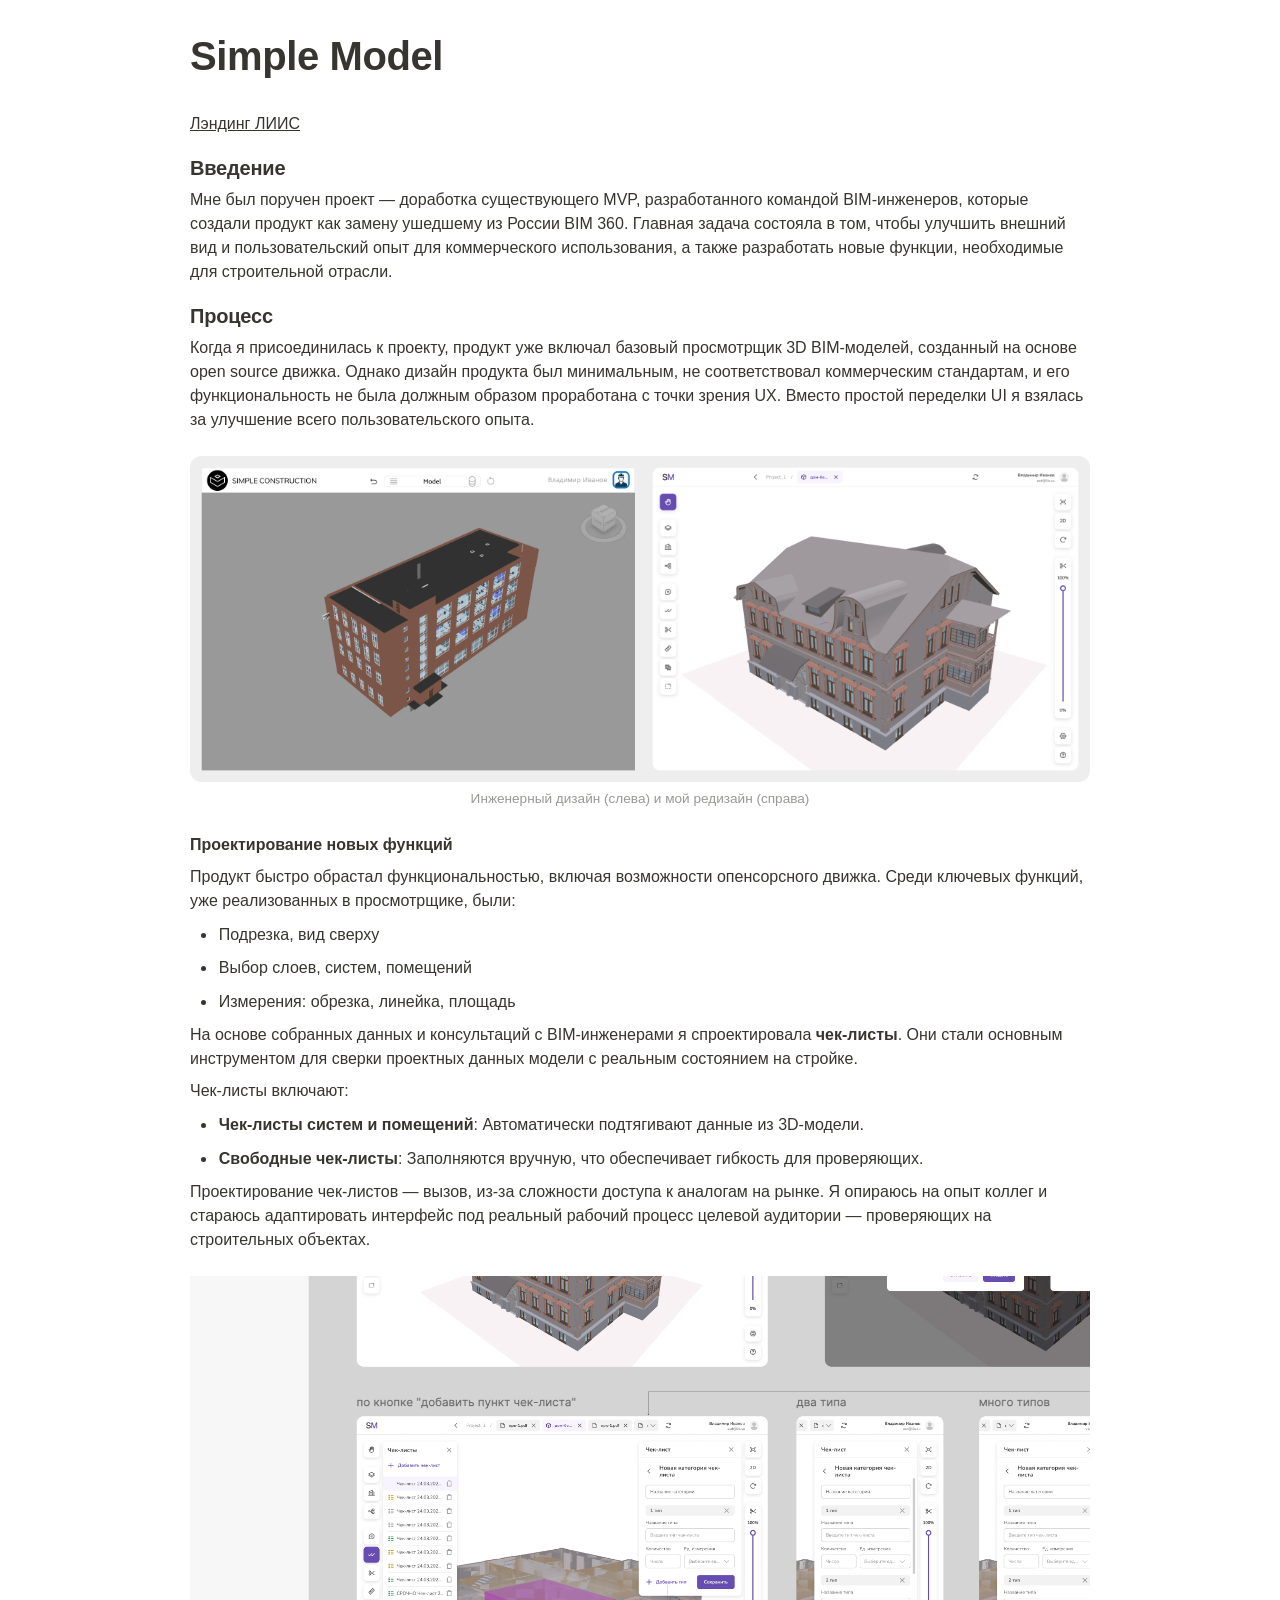
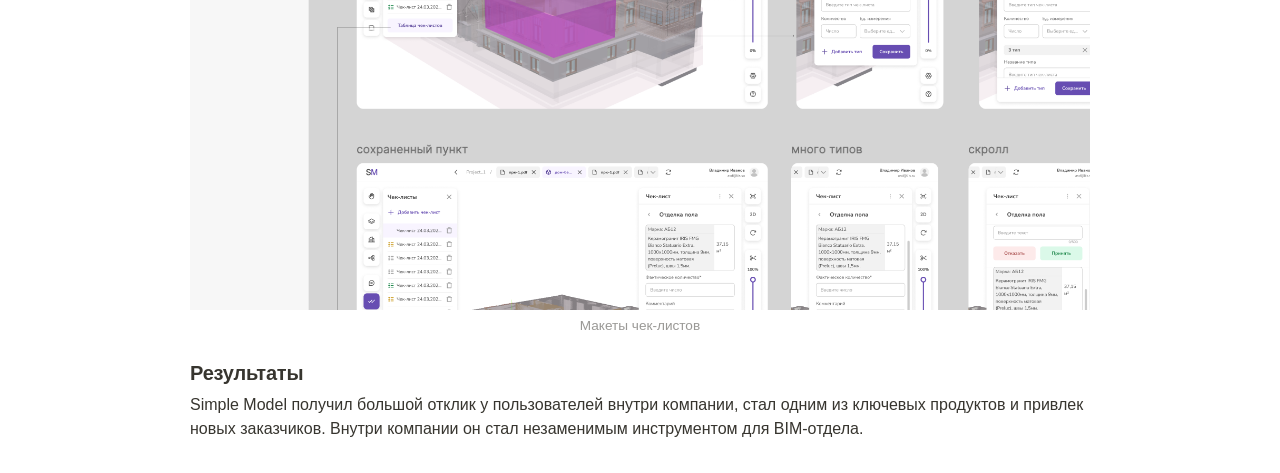
<file: sm/case-sm.html>
<html><head><meta http-equiv="Content-Type" content="text/html; charset=utf-8"/><title>Simple Model</title><style>
/* cspell:disable-file */
/* webkit printing magic: print all background colors */
html {
	-webkit-print-color-adjust: exact;
}
* {
	box-sizing: border-box;
	-webkit-print-color-adjust: exact;
}

html,
body {
	margin: 0;
	padding: 0;
}
@media only screen {
	body {
		margin: 2em auto;
		max-width: 900px;
		color: rgb(55, 53, 47);
	}
}

body {
	line-height: 1.5;
	white-space: pre-wrap;
}

a,
a.visited {
	color: inherit;
	text-decoration: underline;
}

.pdf-relative-link-path {
	font-size: 80%;
	color: #444;
}

h1,
h2,
h3 {
	letter-spacing: -0.01em;
	line-height: 1.2;
	font-weight: 600;
	margin-bottom: 0;
}

.page-title {
	font-size: 2.5rem;
	font-weight: 700;
	margin-top: 0;
	margin-bottom: 0.75em;
}

h1 {
	font-size: 1.875rem;
	margin-top: 1.875rem;
}

h2 {
	font-size: 1.5rem;
	margin-top: 1.5rem;
}

h3 {
	font-size: 1.25rem;
	margin-top: 1.25rem;
}

.source {
	border: 1px solid #ddd;
	border-radius: 3px;
	padding: 1.5em;
	word-break: break-all;
}

.callout {
	border-radius: 3px;
	padding: 1rem;
}

figure {
	margin: 1.25em 0;
	page-break-inside: avoid;
}

figcaption {
	opacity: 0.5;
	font-size: 85%;
	margin-top: 0.5em;
}

mark {
	background-color: transparent;
}

.indented {
	padding-left: 1.5em;
}

hr {
	background: transparent;
	display: block;
	width: 100%;
	height: 1px;
	visibility: visible;
	border: none;
	border-bottom: 1px solid rgba(55, 53, 47, 0.09);
}

img {
	max-width: 100%;
}

@media only print {
	img {
		max-height: 100vh;
		object-fit: contain;
	}
}

@page {
	margin: 1in;
}

.collection-content {
	font-size: 0.875rem;
}

.column-list {
	display: flex;
	justify-content: space-between;
}

.column {
	padding: 0 1em;
}

.column:first-child {
	padding-left: 0;
}

.column:last-child {
	padding-right: 0;
}

.table_of_contents-item {
	display: block;
	font-size: 0.875rem;
	line-height: 1.3;
	padding: 0.125rem;
}

.table_of_contents-indent-1 {
	margin-left: 1.5rem;
}

.table_of_contents-indent-2 {
	margin-left: 3rem;
}

.table_of_contents-indent-3 {
	margin-left: 4.5rem;
}

.table_of_contents-link {
	text-decoration: none;
	opacity: 0.7;
	border-bottom: 1px solid rgba(55, 53, 47, 0.18);
}

table,
th,
td {
	border: 1px solid rgba(55, 53, 47, 0.09);
	border-collapse: collapse;
}

table {
	border-left: none;
	border-right: none;
}

th,
td {
	font-weight: normal;
	padding: 0.25em 0.5em;
	line-height: 1.5;
	min-height: 1.5em;
	text-align: left;
}

th {
	color: rgba(55, 53, 47, 0.6);
}

ol,
ul {
	margin: 0;
	margin-block-start: 0.6em;
	margin-block-end: 0.6em;
}

li > ol:first-child,
li > ul:first-child {
	margin-block-start: 0.6em;
}

ul > li {
	list-style: disc;
}

ul.to-do-list {
	padding-inline-start: 0;
}

ul.to-do-list > li {
	list-style: none;
}

.to-do-children-checked {
	text-decoration: line-through;
	opacity: 0.375;
}

ul.toggle > li {
	list-style: none;
}

ul {
	padding-inline-start: 1.7em;
}

ul > li {
	padding-left: 0.1em;
}

ol {
	padding-inline-start: 1.6em;
}

ol > li {
	padding-left: 0.2em;
}

.mono ol {
	padding-inline-start: 2em;
}

.mono ol > li {
	text-indent: -0.4em;
}

.toggle {
	padding-inline-start: 0em;
	list-style-type: none;
}

/* Indent toggle children */
.toggle > li > details {
	padding-left: 1.7em;
}

.toggle > li > details > summary {
	margin-left: -1.1em;
}

.selected-value {
	display: inline-block;
	padding: 0 0.5em;
	background: rgba(206, 205, 202, 0.5);
	border-radius: 3px;
	margin-right: 0.5em;
	margin-top: 0.3em;
	margin-bottom: 0.3em;
	white-space: nowrap;
}

.collection-title {
	display: inline-block;
	margin-right: 1em;
}

.page-description {
	margin-bottom: 2em;
}

.simple-table {
	margin-top: 1em;
	font-size: 0.875rem;
	empty-cells: show;
}
.simple-table td {
	height: 29px;
	min-width: 120px;
}

.simple-table th {
	height: 29px;
	min-width: 120px;
}

.simple-table-header-color {
	background: rgb(247, 246, 243);
	color: black;
}
.simple-table-header {
	font-weight: 500;
}

time {
	opacity: 0.5;
}

.icon {
	display: inline-block;
	max-width: 1.2em;
	max-height: 1.2em;
	text-decoration: none;
	vertical-align: text-bottom;
	margin-right: 0.5em;
}

img.icon {
	border-radius: 3px;
}

.user-icon {
	width: 1.5em;
	height: 1.5em;
	border-radius: 100%;
	margin-right: 0.5rem;
}

.user-icon-inner {
	font-size: 0.8em;
}

.text-icon {
	border: 1px solid #000;
	text-align: center;
}

.page-cover-image {
	display: block;
	object-fit: cover;
	width: 100%;
	max-height: 30vh;
}

.page-header-icon {
	font-size: 3rem;
	margin-bottom: 1rem;
}

.page-header-icon-with-cover {
	margin-top: -0.72em;
	margin-left: 0.07em;
}

.page-header-icon img {
	border-radius: 3px;
}

.link-to-page {
	margin: 1em 0;
	padding: 0;
	border: none;
	font-weight: 500;
}

p > .user {
	opacity: 0.5;
}

td > .user,
td > time {
	white-space: nowrap;
}

input[type="checkbox"] {
	transform: scale(1.5);
	margin-right: 0.6em;
	vertical-align: middle;
}

p {
	margin-top: 0.5em;
	margin-bottom: 0.5em;
}

.image {
	border: none;
	margin: 1.5em 0;
	padding: 0;
	border-radius: 0;
	text-align: center;
}

.code,
code {
	background: rgba(135, 131, 120, 0.15);
	border-radius: 3px;
	padding: 0.2em 0.4em;
	border-radius: 3px;
	font-size: 85%;
	tab-size: 2;
}

code {
	color: #eb5757;
}

.code {
	padding: 1.5em 1em;
}

.code-wrap {
	white-space: pre-wrap;
	word-break: break-all;
}

.code > code {
	background: none;
	padding: 0;
	font-size: 100%;
	color: inherit;
}

blockquote {
	font-size: 1.25em;
	margin: 1em 0;
	padding-left: 1em;
	border-left: 3px solid rgb(55, 53, 47);
}

.bookmark {
	text-decoration: none;
	max-height: 8em;
	padding: 0;
	display: flex;
	width: 100%;
	align-items: stretch;
}

.bookmark-title {
	font-size: 0.85em;
	overflow: hidden;
	text-overflow: ellipsis;
	height: 1.75em;
	white-space: nowrap;
}

.bookmark-text {
	display: flex;
	flex-direction: column;
}

.bookmark-info {
	flex: 4 1 180px;
	padding: 12px 14px 14px;
	display: flex;
	flex-direction: column;
	justify-content: space-between;
}

.bookmark-image {
	width: 33%;
	flex: 1 1 180px;
	display: block;
	position: relative;
	object-fit: cover;
	border-radius: 1px;
}

.bookmark-description {
	color: rgba(55, 53, 47, 0.6);
	font-size: 0.75em;
	overflow: hidden;
	max-height: 4.5em;
	word-break: break-word;
}

.bookmark-href {
	font-size: 0.75em;
	margin-top: 0.25em;
}

.sans { font-family: ui-sans-serif, -apple-system, BlinkMacSystemFont, "Segoe UI Variable Display", "Segoe UI", Helvetica, "Apple Color Emoji", Arial, sans-serif, "Segoe UI Emoji", "Segoe UI Symbol"; }
.code { font-family: "SFMono-Regular", Menlo, Consolas, "PT Mono", "Liberation Mono", Courier, monospace; }
.serif { font-family: Lyon-Text, Georgia, ui-serif, serif; }
.mono { font-family: iawriter-mono, Nitti, Menlo, Courier, monospace; }
.pdf .sans { font-family: Inter, ui-sans-serif, -apple-system, BlinkMacSystemFont, "Segoe UI Variable Display", "Segoe UI", Helvetica, "Apple Color Emoji", Arial, sans-serif, "Segoe UI Emoji", "Segoe UI Symbol", 'Twemoji', 'Noto Color Emoji', 'Noto Sans CJK JP'; }
.pdf:lang(zh-CN) .sans { font-family: Inter, ui-sans-serif, -apple-system, BlinkMacSystemFont, "Segoe UI Variable Display", "Segoe UI", Helvetica, "Apple Color Emoji", Arial, sans-serif, "Segoe UI Emoji", "Segoe UI Symbol", 'Twemoji', 'Noto Color Emoji', 'Noto Sans CJK SC'; }
.pdf:lang(zh-TW) .sans { font-family: Inter, ui-sans-serif, -apple-system, BlinkMacSystemFont, "Segoe UI Variable Display", "Segoe UI", Helvetica, "Apple Color Emoji", Arial, sans-serif, "Segoe UI Emoji", "Segoe UI Symbol", 'Twemoji', 'Noto Color Emoji', 'Noto Sans CJK TC'; }
.pdf:lang(ko-KR) .sans { font-family: Inter, ui-sans-serif, -apple-system, BlinkMacSystemFont, "Segoe UI Variable Display", "Segoe UI", Helvetica, "Apple Color Emoji", Arial, sans-serif, "Segoe UI Emoji", "Segoe UI Symbol", 'Twemoji', 'Noto Color Emoji', 'Noto Sans CJK KR'; }
.pdf .code { font-family: Source Code Pro, "SFMono-Regular", Menlo, Consolas, "PT Mono", "Liberation Mono", Courier, monospace, 'Twemoji', 'Noto Color Emoji', 'Noto Sans Mono CJK JP'; }
.pdf:lang(zh-CN) .code { font-family: Source Code Pro, "SFMono-Regular", Menlo, Consolas, "PT Mono", "Liberation Mono", Courier, monospace, 'Twemoji', 'Noto Color Emoji', 'Noto Sans Mono CJK SC'; }
.pdf:lang(zh-TW) .code { font-family: Source Code Pro, "SFMono-Regular", Menlo, Consolas, "PT Mono", "Liberation Mono", Courier, monospace, 'Twemoji', 'Noto Color Emoji', 'Noto Sans Mono CJK TC'; }
.pdf:lang(ko-KR) .code { font-family: Source Code Pro, "SFMono-Regular", Menlo, Consolas, "PT Mono", "Liberation Mono", Courier, monospace, 'Twemoji', 'Noto Color Emoji', 'Noto Sans Mono CJK KR'; }
.pdf .serif { font-family: PT Serif, Lyon-Text, Georgia, ui-serif, serif, 'Twemoji', 'Noto Color Emoji', 'Noto Serif CJK JP'; }
.pdf:lang(zh-CN) .serif { font-family: PT Serif, Lyon-Text, Georgia, ui-serif, serif, 'Twemoji', 'Noto Color Emoji', 'Noto Serif CJK SC'; }
.pdf:lang(zh-TW) .serif { font-family: PT Serif, Lyon-Text, Georgia, ui-serif, serif, 'Twemoji', 'Noto Color Emoji', 'Noto Serif CJK TC'; }
.pdf:lang(ko-KR) .serif { font-family: PT Serif, Lyon-Text, Georgia, ui-serif, serif, 'Twemoji', 'Noto Color Emoji', 'Noto Serif CJK KR'; }
.pdf .mono { font-family: PT Mono, iawriter-mono, Nitti, Menlo, Courier, monospace, 'Twemoji', 'Noto Color Emoji', 'Noto Sans Mono CJK JP'; }
.pdf:lang(zh-CN) .mono { font-family: PT Mono, iawriter-mono, Nitti, Menlo, Courier, monospace, 'Twemoji', 'Noto Color Emoji', 'Noto Sans Mono CJK SC'; }
.pdf:lang(zh-TW) .mono { font-family: PT Mono, iawriter-mono, Nitti, Menlo, Courier, monospace, 'Twemoji', 'Noto Color Emoji', 'Noto Sans Mono CJK TC'; }
.pdf:lang(ko-KR) .mono { font-family: PT Mono, iawriter-mono, Nitti, Menlo, Courier, monospace, 'Twemoji', 'Noto Color Emoji', 'Noto Sans Mono CJK KR'; }
.highlight-default {
	color: rgba(55, 53, 47, 1);
}
.highlight-gray {
	color: rgba(120, 119, 116, 1);
	fill: rgba(120, 119, 116, 1);
}
.highlight-brown {
	color: rgba(159, 107, 83, 1);
	fill: rgba(159, 107, 83, 1);
}
.highlight-orange {
	color: rgba(217, 115, 13, 1);
	fill: rgba(217, 115, 13, 1);
}
.highlight-yellow {
	color: rgba(203, 145, 47, 1);
	fill: rgba(203, 145, 47, 1);
}
.highlight-teal {
	color: rgba(68, 131, 97, 1);
	fill: rgba(68, 131, 97, 1);
}
.highlight-blue {
	color: rgba(51, 126, 169, 1);
	fill: rgba(51, 126, 169, 1);
}
.highlight-purple {
	color: rgba(144, 101, 176, 1);
	fill: rgba(144, 101, 176, 1);
}
.highlight-pink {
	color: rgba(193, 76, 138, 1);
	fill: rgba(193, 76, 138, 1);
}
.highlight-red {
	color: rgba(212, 76, 71, 1);
	fill: rgba(212, 76, 71, 1);
}
.highlight-default_background {
	color: rgba(55, 53, 47, 1);
}
.highlight-gray_background {
	background: rgba(241, 241, 239, 1);
}
.highlight-brown_background {
	background: rgba(244, 238, 238, 1);
}
.highlight-orange_background {
	background: rgba(251, 236, 221, 1);
}
.highlight-yellow_background {
	background: rgba(251, 243, 219, 1);
}
.highlight-teal_background {
	background: rgba(237, 243, 236, 1);
}
.highlight-blue_background {
	background: rgba(231, 243, 248, 1);
}
.highlight-purple_background {
	background: rgba(244, 240, 247, 0.8);
}
.highlight-pink_background {
	background: rgba(249, 238, 243, 0.8);
}
.highlight-red_background {
	background: rgba(253, 235, 236, 1);
}
.block-color-default {
	color: inherit;
	fill: inherit;
}
.block-color-gray {
	color: rgba(120, 119, 116, 1);
	fill: rgba(120, 119, 116, 1);
}
.block-color-brown {
	color: rgba(159, 107, 83, 1);
	fill: rgba(159, 107, 83, 1);
}
.block-color-orange {
	color: rgba(217, 115, 13, 1);
	fill: rgba(217, 115, 13, 1);
}
.block-color-yellow {
	color: rgba(203, 145, 47, 1);
	fill: rgba(203, 145, 47, 1);
}
.block-color-teal {
	color: rgba(68, 131, 97, 1);
	fill: rgba(68, 131, 97, 1);
}
.block-color-blue {
	color: rgba(51, 126, 169, 1);
	fill: rgba(51, 126, 169, 1);
}
.block-color-purple {
	color: rgba(144, 101, 176, 1);
	fill: rgba(144, 101, 176, 1);
}
.block-color-pink {
	color: rgba(193, 76, 138, 1);
	fill: rgba(193, 76, 138, 1);
}
.block-color-red {
	color: rgba(212, 76, 71, 1);
	fill: rgba(212, 76, 71, 1);
}
.block-color-default_background {
	color: inherit;
	fill: inherit;
}
.block-color-gray_background {
	background: rgba(241, 241, 239, 1);
}
.block-color-brown_background {
	background: rgba(244, 238, 238, 1);
}
.block-color-orange_background {
	background: rgba(251, 236, 221, 1);
}
.block-color-yellow_background {
	background: rgba(251, 243, 219, 1);
}
.block-color-teal_background {
	background: rgba(237, 243, 236, 1);
}
.block-color-blue_background {
	background: rgba(231, 243, 248, 1);
}
.block-color-purple_background {
	background: rgba(244, 240, 247, 0.8);
}
.block-color-pink_background {
	background: rgba(249, 238, 243, 0.8);
}
.block-color-red_background {
	background: rgba(253, 235, 236, 1);
}
.select-value-color-uiBlue { background-color: rgba(35, 131, 226, .07); }
.select-value-color-pink { background-color: rgba(245, 224, 233, 1); }
.select-value-color-purple { background-color: rgba(232, 222, 238, 1); }
.select-value-color-green { background-color: rgba(219, 237, 219, 1); }
.select-value-color-gray { background-color: rgba(227, 226, 224, 1); }
.select-value-color-transparentGray { background-color: rgba(227, 226, 224, 0); }
.select-value-color-translucentGray { background-color: rgba(0, 0, 0, 0.06); }
.select-value-color-orange { background-color: rgba(250, 222, 201, 1); }
.select-value-color-brown { background-color: rgba(238, 224, 218, 1); }
.select-value-color-red { background-color: rgba(255, 226, 221, 1); }
.select-value-color-yellow { background-color: rgba(253, 236, 200, 1); }
.select-value-color-blue { background-color: rgba(211, 229, 239, 1); }
.select-value-color-pageGlass { background-color: undefined; }
.select-value-color-washGlass { background-color: undefined; }

.checkbox {
	display: inline-flex;
	vertical-align: text-bottom;
	width: 16;
	height: 16;
	background-size: 16px;
	margin-left: 2px;
	margin-right: 5px;
}

.checkbox-on {
	background-image: url("data:image/svg+xml;charset=UTF-8,%3Csvg%20width%3D%2216%22%20height%3D%2216%22%20viewBox%3D%220%200%2016%2016%22%20fill%3D%22none%22%20xmlns%3D%22http%3A%2F%2Fwww.w3.org%2F2000%2Fsvg%22%3E%0A%3Crect%20width%3D%2216%22%20height%3D%2216%22%20fill%3D%22%2358A9D7%22%2F%3E%0A%3Cpath%20d%3D%22M6.71429%2012.2852L14%204.9995L12.7143%203.71436L6.71429%209.71378L3.28571%206.2831L2%207.57092L6.71429%2012.2852Z%22%20fill%3D%22white%22%2F%3E%0A%3C%2Fsvg%3E");
}

.checkbox-off {
	background-image: url("data:image/svg+xml;charset=UTF-8,%3Csvg%20width%3D%2216%22%20height%3D%2216%22%20viewBox%3D%220%200%2016%2016%22%20fill%3D%22none%22%20xmlns%3D%22http%3A%2F%2Fwww.w3.org%2F2000%2Fsvg%22%3E%0A%3Crect%20x%3D%220.75%22%20y%3D%220.75%22%20width%3D%2214.5%22%20height%3D%2214.5%22%20fill%3D%22white%22%20stroke%3D%22%2336352F%22%20stroke-width%3D%221.5%22%2F%3E%0A%3C%2Fsvg%3E");
}
	
</style></head><body><article id="18220e06-b5b1-8093-a325-f812bded6983" class="page sans"><header><h1 class="page-title">Simple Model</h1><p class="page-description"></p></header><div class="page-body"><p id="18220e06-b5b1-8007-834f-d404ce20f1f4" class=""><a href="https://simplemodel.ru/">Лэндинг ЛИИС</a></p><h3 id="18220e06-b5b1-8072-87a1-ebebdf03ea01" class=""><strong>Введение</strong></h3><p id="18220e06-b5b1-80f9-8c29-c0aa1a9e2517" class="">Мне был поручен проект — доработка существующего MVP, разработанного командой BIM-инженеров, которые создали продукт как замену ушедшему из России BIM 360. Главная задача состояла в том, чтобы улучшить внешний вид и пользовательский опыт для коммерческого использования, а также разработать новые функции, необходимые для строительной отрасли.</p><h3 id="18220e06-b5b1-80e2-8363-d24e6a884605" class=""><strong>Процесс</strong></h3><p id="18220e06-b5b1-8003-a08c-f97349113c12" class="">Когда я присоединилась к проекту, продукт уже включал базовый просмотрщик 3D BIM-моделей, созданный на основе open source движка. Однако дизайн продукта был минимальным, не соответствовал коммерческим стандартам, и его функциональность не была должным образом проработана с точки зрения UX. Вместо простой переделки UI я взялась за улучшение всего пользовательского опыта.</p><figure id="18220e06-b5b1-80a9-87ad-ca714bd6a440" class="image"><a href="img/compare.png"><img src="img/compare.png"/></a><figcaption>Инженерный дизайн (слева) и мой редизайн (справа)</figcaption></figure><p id="18220e06-b5b1-8073-98ca-fa7744a200a1" class=""><strong>Проектирование новых функций</strong></p><p id="18220e06-b5b1-807d-a9e9-c1f80c502f24" class="">Продукт быстро обрастал функциональностью, включая возможности опенсорсного движка. Среди ключевых функций, уже реализованных в просмотрщике, были:</p><ul id="18220e06-b5b1-80b4-92cd-d2bd4615aef5" class="bulleted-list"><li style="list-style-type:disc">Подрезка, вид сверху</li></ul><ul id="18220e06-b5b1-804a-9bc6-d8ad586f795e" class="bulleted-list"><li style="list-style-type:disc">Выбор слоев, систем, помещений</li></ul><ul id="18220e06-b5b1-800a-8813-ef4627ad0bf4" class="bulleted-list"><li style="list-style-type:disc">Измерения: обрезка, линейка, площадь</li></ul><p id="18220e06-b5b1-8093-920d-fa57e7f66ee3" class="">На основе собранных данных и консультаций с BIM-инженерами я спроектировала <strong>чек-листы</strong>. Они стали основным инструментом для сверки проектных данных модели с реальным состоянием на стройке.</p><p id="18220e06-b5b1-8006-b58a-c420cbf9f7fd" class="">Чек-листы включают:</p><ul id="18220e06-b5b1-801a-a750-e623a35cd18a" class="bulleted-list"><li style="list-style-type:disc"><strong>Чек-листы систем и помещений</strong>: Автоматически подтягивают данные из 3D-модели.</li></ul><ul id="18220e06-b5b1-802d-92b7-e358347aee58" class="bulleted-list"><li style="list-style-type:disc"><strong>Свободные чек-листы</strong>: Заполняются вручную, что обеспечивает гибкость для проверяющих.</li></ul><p id="18220e06-b5b1-80af-b91a-fd0898381fcd" class="">Проектирование чек-листов — вызов, из-за сложности доступа к аналогам на рынке. Я опираюсь на опыт коллег и стараюсь адаптировать интерфейс под реальный рабочий процесс целевой аудитории — проверяющих на строительных объектах.</p><figure id="18220e06-b5b1-80d9-a7fb-e02742fe52a1" class="image"><a href="img/checklist.png"><img src="img/checklist.png"/></a><figcaption>Макеты чек-листов</figcaption></figure><h3 id="18220e06-b5b1-80ae-a87f-d67e929b5811" class=""><strong>Результаты</strong></h3><p id="18220e06-b5b1-80b9-a46e-edb571281deb" class="">Simple Model получил большой отклик у пользователей внутри компании, стал одним из ключевых продуктов и привлек новых заказчиков. Внутри компании он стал незаменимым инструментом для BIM-отдела.</p></div></article><span class="sans" style="font-size:14px;padding-top:2em"></span></body></html>
</file>
<file: css/styles.css>
:root {
  --text: #333333;
  --text-muted: #909090;
  --background: #ffffff;
  --divider: #e6e5e3;
  --placeholder: #f3f3f3;
  --frame-width: 1280px;
  --frame-height: 832px;
  --bio-width: 360px;
  --cases-width: 620px;
  --column-gap: 100px;
  --card-height: 313px;
  --card-gap: 40px;
  --ease-out: cubic-bezier(0.16, 1, 0.3, 1);
  color-scheme: light;
}

* {
  box-sizing: border-box;
}

html,
body {
  margin: 0;
  background: var(--background);
  color: var(--text);
  font-family: Inter, "Helvetica Neue", Helvetica, Arial, sans-serif;
  font-weight: 400;
}

body {
  min-height: 100vh;
  overflow-x: clip;
}

a {
  color: inherit;
}

.scroll-root {
  --steps: 5;
  position: relative;
  height: calc(100vh + var(--steps) * 85vh);
}

.sticky {
  position: sticky;
  top: 0;
  height: 100vh;
  display: flex;
  align-items: center;
  justify-content: center;
}

.frame {
  position: relative;
  width: min(var(--frame-width), 100%);
  height: min(var(--frame-height), 100%);
  display: flex;
  align-items: stretch;
  gap: var(--column-gap);
  padding: 20px 100px;
  /* Visible so soft card shadows are not clipped at the frame edge. */
  overflow: visible;
  background: var(--background);
}

.bio,
.cases {
  height: 100%;
  display: flex;
  flex-direction: column;
}

.bio {
  width: var(--bio-width);
  flex: none;
  justify-content: space-between;
  padding-bottom: min(240px, 30%);
}

.cases {
  width: var(--cases-width);
  flex: none;
  position: relative;
  justify-content: center;
}

/* Desktop: stack-slot wrappers are layout-transparent for the absolute card stack. */
.stack-slot {
  display: contents;
}

.cases-title {
  display: none;
  margin: 0;
  font-size: 22px;
  font-weight: 600;
  line-height: 1.2;
}

.bio-header {
  display: flex;
  align-items: center;
  justify-content: space-between;
  gap: 16px;
  width: 100%;
}

.eyebrow {
  margin: 0;
  font-size: 14px;
  font-weight: 500;
  line-height: 1;
}

.language {
  display: flex;
  align-items: center;
  flex: none;
}

.lang {
  display: flex;
  align-items: center;
  justify-content: center;
  height: 23px;
  min-width: 31px;
  padding: 4px 8px;
  border: 1px solid transparent;
  border-radius: 100px;
  background: transparent;
  color: var(--text-muted);
  font: inherit;
  font-size: 11px;
  font-weight: 600;
  line-height: 1;
  cursor: pointer;
}

.lang.is-current {
  min-width: 34px;
  border-color: var(--divider);
  background: var(--background);
  color: var(--text);
}

@media (hover: hover) and (pointer: fine) {
  .lang:not(.is-current):hover {
    background: var(--placeholder);
  }
}

.bio-body {
  display: flex;
  flex-direction: column;
  gap: 32px;
  width: 100%;
}

.portrait {
  width: 100px;
  height: 100px;
  border-radius: 50%;
  object-fit: cover;
  object-position: center;
  display: block;
}

.bio-copy {
  display: flex;
  flex-direction: column;
  gap: 20px;
}

.headings {
  display: flex;
  flex-direction: column;
  gap: 8px;
}

.role,
h1,
h2,
p {
  margin: 0;
}

.role {
  font-size: 16px;
  font-weight: 600;
  line-height: 1;
}

h1 {
  font-size: 32px;
  font-weight: 600;
  line-height: 1;
}

.facts {
  display: flex;
  justify-content: space-between;
  gap: 12px;
  margin: 0;
  padding: 0;
  list-style: none;
  font-size: 14px;
  line-height: 1.5;
}

.intro {
  font-size: 14px;
  line-height: 1.5;
  text-align: justify;
}

.contacts {
  display: flex;
  justify-content: space-between;
  gap: 16px;
  color: var(--text-muted);
  font-size: 14px;
  line-height: 1.5;
}

.contacts p {
  white-space: nowrap;
}

.contacts a {
  color: inherit;
  text-decoration: none;
}

.contacts a:hover,
.contacts a:focus-visible {
  text-decoration: underline;
}

.download-cv {
  position: absolute;
  top: 24px;
  right: 100px;
  z-index: 2;
  color: var(--text);
  font-size: 13px;
  font-weight: 500;
  line-height: 1;
  text-align: right;
  text-decoration: underline;
  text-underline-offset: 2px;
}

.download-cv[aria-disabled="true"] {
  cursor: default;
}

.slot {
  position: relative;
  width: var(--cases-width);
  height: var(--card-height);
  z-index: 1;
}

/* Mobile-only end runway for the sticky card stack. */
.stack-end-spacer {
  display: none;
}

.card {
  position: absolute;
  top: 0;
  left: 0;
  width: 100%;
  height: 100%;
  transform: translate3d(0, var(--y, 0px), 0);
  pointer-events: none;
}

.card-glow {
  position: absolute;
  inset: 0;
  border-radius: 16px;
  pointer-events: none;
  transform-origin: center center;
  transition: transform 0.8s var(--ease-out);
  z-index: 0;
  /*
    Soft separation shadow lives here (not on .card-face) so overflow:hidden
    + filter on the face cannot clip it during stack / blur transitions.
  */
  box-shadow:
    0 1px 2px rgba(0, 0, 0, 0.06),
    0 8px 24px rgba(0, 0, 0, 0.12);
}

/* Scroll / depth shadow — driven by JS --shadow-rgb + --shadow-alpha. */
.card-glow::before {
  content: "";
  position: absolute;
  inset: 0;
  border-radius: inherit;
  box-shadow: 20px -15px 120px rgba(var(--shadow-rgb), var(--shadow-alpha, 0));
  opacity: 1;
  transition: opacity 0.35s var(--ease-out);
}

/*
  Colored hover glow lives on a SEPARATE layer.
  It must not share the JS-driven box-shadow: transitioning that property
  while --shadow-alpha updates keeps the visible glow stuck on dark gray.
*/
.card-glow::after {
  content: "";
  position: absolute;
  inset: 0;
  border-radius: inherit;
  box-shadow: 20px -15px 160px 28px var(--hover-glow, transparent);
  opacity: 0;
  transition: opacity 0.35s var(--ease-out);
}

.card[data-case="bms-scada-platform"] {
  --hover-glow: rgba(17, 65, 133, 0.3);
}

.card[data-case="office-resource-booking"] {
  --hover-glow: rgba(40, 40, 40, 0.3);
}

.card[data-case="design-system"] {
  --hover-glow: rgba(102, 102, 102, 0.3);
}

.card[data-case="simple-model"] {
  --hover-glow: rgba(108, 75, 183, 0.3);
}

.card[data-case="simple-solution"] {
  --hover-glow: rgba(27, 101, 219, 0.3);
}

.card[data-case="behance"] {
  --hover-glow: rgba(0, 89, 255, 0.3);
}

.card.is-active {
  pointer-events: auto;
}

.card-face {
  position: relative;
  z-index: 1;
  display: block;
  height: 100%;
  overflow: hidden;
  border-radius: 16px;
  background: transparent;
  color: inherit;
  text-decoration: none;
  transform-origin: center center;
  opacity: var(--opacity, 1);
  filter: blur(var(--blur, 0px));
  transition: transform 0.8s var(--ease-out);
}

.card-face img {
  width: 100%;
  height: 100%;
  object-fit: cover;
  display: block;
}

.card.is-active:hover .card-face,
.card.is-active:focus-within .card-face,
.card.is-active:hover .card-glow,
.card.is-active:focus-within .card-glow {
  transform: scale(calc(644 / 620), calc(325 / 313));
}

/* Colored glow only on real pointer hover — not the scroll shadow, not sticky touch. */
@media (hover: hover) and (pointer: fine) {
  .card.is-active:hover .card-glow::before {
    opacity: 0;
  }

  .card.is-active:hover .card-glow::after {
    opacity: 1;
  }
}

@media (max-width: 1200px) {
  .download-cv {
    right: 32px;
  }

  .frame {
    gap: 40px;
    padding-inline: 32px;
    height: 100%;
  }

  .bio {
    width: 320px;
  }

  .cases {
    width: auto;
    flex: 1;
    min-width: 0;
  }

  .slot {
    width: 100%;
    height: auto;
    aspect-ratio: 620 / 313;
  }

  .contacts,
  .facts {
    flex-wrap: wrap;
  }

  .contacts p,
  .facts li {
    white-space: normal;
  }
}

@media (max-width: 800px) {
  /* Avoid overflow-x: clip breaking position: sticky on iOS/WebKit. */
  html,
  body {
    overflow-x: visible;
  }

  .scroll-root {
    height: auto;
  }

  .sticky {
    /*
      Desktop uses this as a flex centering shell. On mobile it must NOT be a
      flex container — flex + align/justify centering creates a sticky
      containing-block quirk that lets the cases title drift while cards pin.
    */
    position: relative;
    height: auto;
    display: block;
    align-items: stretch;
    justify-content: flex-start;
  }

  .frame {
    flex-direction: column;
    height: auto;
    min-height: 100vh;
    gap: 0;
    padding: 0;
    /* Sticky panels require no overflow clipping on ancestors. */
    overflow: visible;
  }

  .bio,
  .cases {
    width: 100%;
    height: auto;
    padding-bottom: 0;
  }

  .bio-header {
    position: sticky;
    top: 0;
    z-index: 5;
    flex-wrap: wrap;
    gap: 12px;
    padding: 20px 28px 12px;
    background: var(--background);
  }

  .download-cv {
    position: static;
    flex-basis: 100%;
    align-self: flex-start;
    text-align: left;
  }

  .bio-body {
    width: auto;
    margin: 100px 28px 0;
  }

  .bio {
    /* Space before "Кейсы": was 40px, +50% → 60px. Mobile only. */
    padding-bottom: 60px;
    text-align: left;
  }

  .bio .role,
  .bio h1,
  .bio p,
  .bio .intro,
  .bio .facts,
  .bio .facts li,
  .bio .contacts,
  .bio .contacts p,
  .bio .eyebrow {
    text-align: left;
  }

  .facts,
  .contacts {
    flex-wrap: nowrap;
    gap: 12px;
  }

  /*
    Mobile sticky panel stack.
    Only the project card (Figma art) sticks and overlaps — not a full-viewport
    white sheet. .stack-slot is a transparent scroll runway sized by the card
    plus padding-bottom; it is not sticky and has no background.

    Sticky note: .cases must NOT use justify-content: center. Centering a flex
    column collapses the sticky constraint box for children, so .cases-title
    (and the cards) cannot pin to the viewport while the section scrolls.
  */
  .cases {
    --title-sticky-top: 12svh;
    --card-sticky-top: calc(var(--title-sticky-top) + 94px);
    padding: 0;
    justify-content: flex-start;
  }

  .cases-title {
    /*
      Measured natural gap under the heading text was padding-bottom: 16px
      (title/card border boxes were flush). 3× that gap → 48px.

      Sticky top comes from .cases --title-sticky-top (JS centers the
      title + card composition in the viewport).
    */
    display: block;
    position: sticky;
    top: var(--title-sticky-top);
    z-index: 20;
    flex-shrink: 0;
    align-self: stretch;
    margin: 0;
    padding: 20px 28px 48px;
    background: var(--background);
  }

  .slot {
    /*
      --slot-end-space is set from JS and applied to .stack-end-spacer so the
      last card can settle under the sticky title at the same centered offset.
    */
    --slot-end-space: 30svh;
    display: flex;
    flex-direction: column;
    gap: 24px;
    width: 100%;
    height: auto;
    aspect-ratio: auto;
    padding: 0;
    box-sizing: border-box;
  }

  .stack-end-spacer {
    display: block;
    flex: none;
    width: 100%;
    height: var(--slot-end-space);
    pointer-events: none;
  }

  /*
    Keep .stack-slot out of the box tree on mobile too (same as desktop).
    Sticky + stacking order live on the content-sized .card only — nothing
    else paints a full-width background or viewport-tall layer.
  */
  .stack-slot {
    display: contents;
  }

  .card {
    /*
      Stick directly under the sticky title. Offset from .cases / JS so the
      heading + card block stays centered as one composition.

      Grid stacks .card-glow under .card-face at the same art size so the soft
      shadow follows the rounded card without using the full padded width.
    */
    --sticky-top: var(--card-sticky-top);
    position: sticky;
    top: var(--sticky-top);
    /* --panel-index lives on .stack-slot; with display:contents it still inherits. */
    z-index: calc(1 + var(--panel-index, 0));
    width: 100%;
    height: auto;
    max-height: none;
    aspect-ratio: auto;
    transform: none;
    pointer-events: auto;
    display: grid;
    justify-items: center;
    padding: 0 28px;
    box-sizing: border-box;
    background: transparent;
  }

  /* Ensure the topmost stuck card (and its link) receive taps. */
  .card .card-face {
    pointer-events: auto;
    position: relative;
    z-index: 1;
  }

  /*
    Soft shadow on .card-glow (sibling of the overflow:hidden face) so it is
    not clipped. Sized to the face via shared grid cell + max-width.
  */
  .card-glow {
    display: block;
    position: relative;
    inset: auto;
    grid-area: 1 / 1;
    width: 100%;
    max-width: 337px;
    height: auto;
    align-self: stretch;
    border-radius: 16px;
    transform: scale(var(--stack-scale, 1));
    transform-origin: center center;
    box-shadow:
      0 1px 2px rgba(0, 0, 0, 0.06),
      0 8px 24px rgba(0, 0, 0, 0.12);
    z-index: 0;
  }

  .card-glow::before,
  .card-glow::after {
    display: none;
  }

  .card-face {
    display: block;
    grid-area: 1 / 1;
    width: 100%;
    max-width: 337px;
    height: auto;
    margin: 0;
    overflow: hidden;
    border-radius: 16px;
    opacity: 1;
    /*
      Depth is applied on the face (not .card) so sticky positioning stays intact.
      --stack-scale / --stack-brightness come from scroll overlap progress in JS.
    */
    transform: scale(var(--stack-scale, 1));
    transform-origin: center center;
    filter: brightness(var(--stack-brightness, 1));
    will-change: transform, filter;
    background: transparent;
  }

  .card-face img {
    width: 100%;
    height: auto;
    object-fit: contain;
    object-position: center top;
    display: block;
  }

  .card.is-active:hover .card-face,
  .card.is-active:focus-within .card-face,
  .card.is-active:hover .card-glow,
  .card.is-active:focus-within .card-glow {
    transform: scale(var(--stack-scale, 1));
  }
}

/* Mobile reduced-motion: normal sequential list, no sticky covering. */
@media (max-width: 800px) and (prefers-reduced-motion: reduce) {
  .slot {
    gap: 60px;
  }

  .card {
    position: relative;
    top: auto;
    z-index: auto;
    background: transparent;
  }

  .card-face {
    transform: none;
    filter: none;
    will-change: auto;
  }

  .card-glow {
    display: block;
    transform: none;
    /* Soft separation stays on glow (same values as the sticky stack). */
    box-shadow:
      0 1px 2px rgba(0, 0, 0, 0.06),
      0 8px 24px rgba(0, 0, 0, 0.12);
  }

  .card-glow::before {
    display: block;
    box-shadow: 20px -15px 80px rgba(var(--shadow-rgb), 0.16);
  }

  .card-glow::after {
    display: none;
  }
}

@media (min-width: 801px) and (prefers-reduced-motion: reduce) {
  .scroll-root {
    height: auto;
  }

  .sticky {
    position: relative;
    height: auto;
  }

  .frame {
    height: auto;
    overflow: visible;
  }

  .card {
    position: relative;
    height: auto;
    aspect-ratio: 620 / 313;
    margin-bottom: 40px;
    pointer-events: auto;
  }

  .slot {
    height: auto;
  }

  .card-face {
    opacity: 1;
    filter: none;
    transition: none;
  }

  .card.is-active:hover .card-face,
  .card.is-active:focus-within .card-face {
    transform: none;
  }
}
</file>
<file: css/case.css>
.case {
  color: var(--text);
  background: var(--background);
}

.case-top {
  display: flex;
  align-items: center;
  gap: 100px;
  width: min(1280px, 100%);
  margin: 0 auto;
  padding: 12px 230px;
}

.case-top-main {
  display: flex;
  flex: 1 1 0;
  align-items: center;
  justify-content: space-between;
  min-width: 0;
  gap: 16px;
}

.case-back {
  margin: 0;
  color: var(--text);
  font-size: 14px;
  font-weight: 600;
  line-height: 1.2;
  text-decoration: none;
  white-space: nowrap;
}

.case-back:hover {
  text-decoration: underline;
}

.case-top .download-cv {
  position: static;
  flex: 1 1 0;
  margin: 0;
  text-align: right;
  color: var(--text);
  font-size: 12px;
  font-weight: 400;
  line-height: 1;
}

.case-main {
  width: min(820px, 100%);
  margin: 120px auto 0;
  padding: 0 24px 96px;
  display: flex;
  flex-direction: column;
  gap: 32px;
}

.case-cover {
  margin: 0;
}

.case-cover img {
  display: block;
  width: 100%;
  height: auto;
  border-radius: 20px;
}

.case-heading {
  display: flex;
  flex-direction: column;
  gap: 12px;
  padding: 24px 8px 0;
}

.case h1 {
  margin: 0;
  font-size: 32px;
  font-weight: 600;
  line-height: 1.2;
  letter-spacing: -0.02em;
}

.case-lead {
  margin: 0;
  max-width: 640px;
  color: var(--text-muted);
  font-size: 16px;
  line-height: 1.5;
}

.case-body {
  display: flex;
  flex-direction: column;
  gap: 32px;
  padding: 0 8px 8px;
}

.case-section {
  display: flex;
  flex-direction: column;
  gap: 24px;
}

.case-section + .case-section {
  padding-top: 0;
}

.case-divider {
  width: 100%;
  height: 0;
  border: 0;
  border-top: 1px solid var(--divider);
  margin: 0;
}

.case h2,
.case h3 {
  margin: 0;
  font-weight: 600;
  letter-spacing: 0;
}

.case h2 {
  font-size: 24px;
  line-height: 1.2;
}

.case h3 {
  font-size: 20px;
  line-height: 1.2;
}

.case h4,
.case .case-label {
  margin: 0;
  font-size: 16px;
  font-weight: 600;
  line-height: 1.2;
}

.case p,
.case li {
  margin: 0;
  font-size: 16px;
  font-weight: 400;
  line-height: 1.5;
}

.case p + p {
  margin-top: 8px;
}

.case strong {
  font-weight: 700;
}

.case-meta {
  display: flex;
  flex-direction: column;
  gap: 8px;
}

.case-meta p {
  margin: 0;
}

.case-meta strong {
  display: inline;
  font-weight: 700;
}

.case ul,
.case ol {
  margin: 0;
  padding-left: 24px;
}

.case ul {
  list-style: disc;
}

.case ol {
  list-style: decimal;
}

.case li + li {
  margin-top: 0;
}

.case p + ul,
.case p + ol,
.case ul + p,
.case ol + p {
  margin-top: 8px;
}

.case figure {
  display: flex;
  flex-direction: column;
  gap: 4px;
  margin: 0;
}

.case figure img {
  display: block;
  width: 100%;
  height: auto;
  border-radius: 20px;
}

.case figcaption {
  margin: 0;
  color: var(--text-muted);
  font-size: 14px;
  line-height: 1.5;
}

.case-note {
  display: flex;
  align-items: flex-start;
  gap: 8px;
  padding: 12px;
  border-radius: 10px;
  background: #f9f8f7;
}

.case-note-icon {
  flex: none;
  width: 24px;
  height: 24px;
  display: grid;
  place-items: center;
  font-size: 16px;
  line-height: 1;
}

.case-note p {
  margin: 0;
  padding: 6px 2px;
  font-size: 16px;
  line-height: 1.5;
}

.case [hidden] {
  display: none !important;
}

@media (max-width: 1200px) {
  .case-top {
    gap: 40px;
    padding: 12px 32px;
  }
}

@media (max-width: 800px) {
  .case-top {
    flex-wrap: wrap;
    gap: 12px;
    padding: 20px 28px 12px;
  }

  .case-top-main {
    flex: 1 1 100%;
  }

  .case-top .download-cv {
    flex-basis: 100%;
    text-align: left;
  }

  .case-main {
    margin-top: 40px;
    padding: 0 20px 80px;
    gap: 24px;
  }

  .case-heading,
  .case-body {
    padding-left: 0;
    padding-right: 0;
  }

  .case h1 {
    font-size: 28px;
  }

  .case h2 {
    font-size: 22px;
  }
}
</file>
